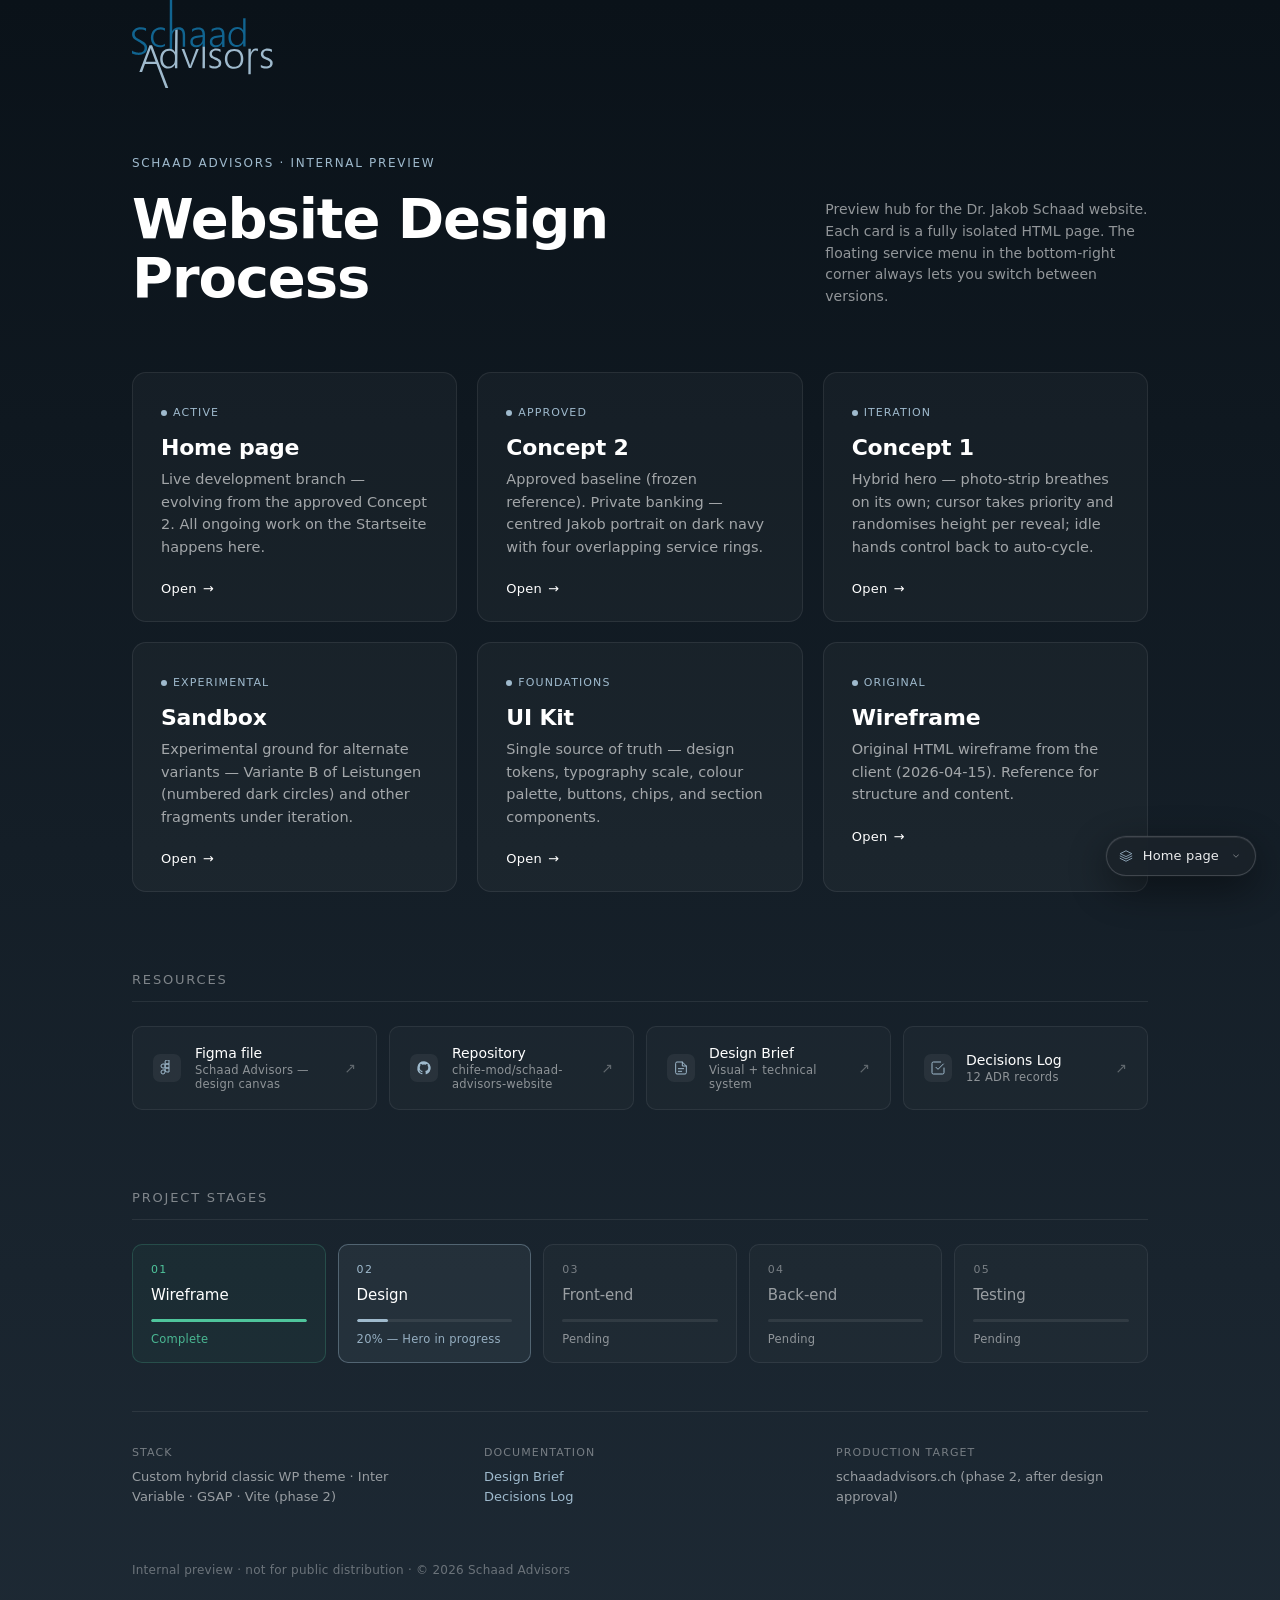
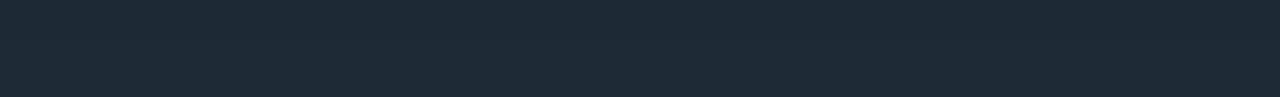
<file: index.html>
<!DOCTYPE html>
<html lang="en">
<head>
<meta charset="UTF-8">
<meta name="viewport" content="width=device-width, initial-scale=1.0">
<meta name="robots" content="noindex, nofollow">
<title>Schaad Advisors — Preview Launcher</title>
<link rel="icon" href="data:image/svg+xml,%3Csvg xmlns='http://www.w3.org/2000/svg' viewBox='0 0 100 100'%3E%3Crect width='100' height='100' fill='%23116490'/%3E%3Ctext x='50' y='62' text-anchor='middle' font-family='system-ui,sans-serif' font-weight='700' font-size='42' fill='white'%3ES%3C/text%3E%3C/svg%3E">
<link rel="stylesheet" href="shared/service-menu.css?v=3">
<style>
:root {
  --blue: #116490;
  --blue-dark: #0d4f72;
  --blue-light: #9FBACD;
  --blue-pale: #e8f2f7;
  --charcoal: #1e2a35;
  --mid: #6b7c8d;
  --light: #f4f6f8;
  --border: #d8e5ed;
  --white: #fff;
}

* { box-sizing: border-box; margin: 0; padding: 0; }

html, body {
  font-family: ui-sans-serif, system-ui, -apple-system, "Segoe UI", Roboto, "Helvetica Neue", Arial, sans-serif;
  -webkit-font-smoothing: antialiased;
  background: var(--charcoal);
  color: var(--white);
  min-height: 100%;
}

body {
  min-height: 100vh;
  display: flex;
  flex-direction: column;
  background: linear-gradient(180deg, #0a1219 0%, #1e2a35 100%);
}

.launcher {
  flex: 1;
  max-width: 1080px;
  width: 100%;
  margin: 0 auto;
  padding: 0 32px 120px;          /* no top padding — logo sticks to viewport top edge */
}

/* Logo — top-left, h=88px, attached to the very top by its built-in vertical
   "stick". No extra padding/box around it; left edge aligns with the
   launcher content column. */
.launcher__logo {
  display: block;
  height: 88px;
  margin-bottom: 64px;
}
.launcher__logo img {
  display: block;
  height: 100%;
  width: auto;
}

.launcher__header {
  display: grid;
  grid-template-columns: 2fr 1fr;
  gap: 48px;
  align-items: end;               /* subtitle floats to the title's baseline */
  margin-bottom: 64px;
}

.launcher__eyebrow {
  display: inline-block;
  font-size: 12px;
  font-weight: 500;
  text-transform: uppercase;
  letter-spacing: 0.14em;
  color: var(--blue-light);
  margin-bottom: 20px;
}

.launcher__title {
  font-size: clamp(32px, 5vw, 56px);
  font-weight: 700;
  letter-spacing: -0.02em;
  line-height: 1.05;
}

.launcher__subtitle {
  font-size: 14px;                /* was 17px — "помельче" */
  line-height: 1.55;
  color: rgba(255, 255, 255, 0.55);
}

/* Stack header columns on narrow screens */
@media (max-width: 760px) {
  .launcher__header {
    grid-template-columns: 1fr;
    gap: 16px;
    align-items: start;
  }
}

.launcher__grid {
  display: grid;
  grid-template-columns: repeat(auto-fill, minmax(320px, 1fr));
  gap: 20px;
  margin-bottom: 64px;
}

.version-card {
  display: block;
  padding: 28px 28px 24px;
  background: rgba(255, 255, 255, 0.03);
  border: 1px solid rgba(255, 255, 255, 0.08);
  border-radius: 14px;
  text-decoration: none;
  color: inherit;
  transition: transform 240ms ease, background 240ms ease, border-color 240ms ease;
}

.version-card:hover {
  transform: translateY(-2px);
  background: rgba(255, 255, 255, 0.05);
  border-color: rgba(255, 255, 255, 0.16);
}

.version-card__tag {
  display: inline-flex;
  align-items: center;
  gap: 6px;
  font-size: 11px;
  font-weight: 500;
  text-transform: uppercase;
  letter-spacing: 0.1em;
  color: var(--blue-light);
  margin-bottom: 16px;
}

.version-card__tag::before {
  content: "";
  width: 6px;
  height: 6px;
  border-radius: 50%;
  background: currentColor;
}

.version-card__title {
  font-size: 22px;
  font-weight: 600;
  letter-spacing: -0.01em;
  margin-bottom: 8px;
}

.version-card__desc {
  font-size: 14.5px;
  line-height: 1.55;
  color: rgba(255, 255, 255, 0.6);
  margin-bottom: 20px;
}

.version-card__cta {
  font-size: 13px;
  font-weight: 500;
  letter-spacing: 0.02em;
  color: var(--white);
  display: inline-flex;
  align-items: center;
  gap: 6px;
}

.version-card__cta::after {
  content: "→";
  transition: transform 200ms ease;
  display: inline-block;
}

.version-card:hover .version-card__cta::after {
  transform: translateX(4px);
}

.version-card[data-status="planned"] {
  opacity: 0.45;
  cursor: default;
  pointer-events: none;
}

.version-card[data-status="planned"] .version-card__cta::after {
  content: "·";
}

.launcher__meta {
  margin-top: 48px;
  padding-top: 32px;
  border-top: 1px solid rgba(255, 255, 255, 0.08);
  display: grid;
  grid-template-columns: repeat(auto-fit, minmax(200px, 1fr));
  gap: 24px 40px;
  font-size: 13px;
  line-height: 1.55;
  color: rgba(255, 255, 255, 0.55);
}

.launcher__meta-block dt {
  font-size: 11px;
  font-weight: 500;
  text-transform: uppercase;
  letter-spacing: 0.1em;
  color: rgba(255, 255, 255, 0.4);
  margin-bottom: 6px;
}

.launcher__meta-block dd a {
  color: var(--blue-light);
  text-decoration: none;
  border-bottom: 1px solid transparent;
  transition: border-color 200ms ease;
}

.launcher__meta-block dd a:hover {
  border-bottom-color: var(--blue-light);
}

.launcher__footer {
  font-size: 12px;
  color: rgba(255, 255, 255, 0.35);
  letter-spacing: 0.02em;
  margin-top: 56px;
}

/* === Section heading === */
.launcher__section-title {
  font-size: 13px;
  font-weight: 500;
  text-transform: uppercase;
  letter-spacing: 0.14em;
  color: rgba(255, 255, 255, 0.45);
  margin: 80px 0 24px;
  padding-bottom: 14px;
  border-bottom: 1px solid rgba(255, 255, 255, 0.08);
}

/* === Resources strip === */
.launcher__resources {
  display: grid;
  grid-template-columns: repeat(auto-fill, minmax(240px, 1fr));
  gap: 12px;
}

.resource-card {
  display: flex;
  align-items: center;
  gap: 14px;
  padding: 18px 20px;
  background: rgba(255, 255, 255, 0.025);
  border: 1px solid rgba(255, 255, 255, 0.07);
  border-radius: 10px;
  text-decoration: none;
  color: inherit;
  transition: background 200ms ease, border-color 200ms ease, transform 200ms ease;
}

.resource-card:hover {
  background: rgba(255, 255, 255, 0.05);
  border-color: rgba(255, 255, 255, 0.14);
  transform: translateY(-1px);
}

.resource-card[data-status="pending"] {
  opacity: 0.5;
}

.resource-card__icon {
  flex-shrink: 0;
  width: 28px;
  height: 28px;
  display: grid;
  place-items: center;
  background: rgba(255, 255, 255, 0.06);
  border-radius: 7px;
  color: var(--blue-light);
}

.resource-card__icon svg {
  width: 16px;
  height: 16px;
}

.resource-card__body {
  flex: 1;
  min-width: 0;
}

.resource-card__label {
  display: block;
  font-size: 14px;
  font-weight: 500;
  letter-spacing: -0.005em;
  color: var(--white);
  margin-bottom: 2px;
}

.resource-card__sub {
  display: block;
  font-size: 11.5px;
  color: rgba(255, 255, 255, 0.5);
  letter-spacing: 0.02em;
}

.resource-card__arrow {
  flex-shrink: 0;
  font-size: 14px;
  color: rgba(255, 255, 255, 0.3);
  transition: transform 200ms ease, color 200ms ease;
}

.resource-card:hover .resource-card__arrow {
  color: var(--blue-light);
  transform: translateX(2px);
}

/* === Project stages === */
.stage-track {
  display: grid;
  grid-template-columns: repeat(5, minmax(0, 1fr));
  gap: 12px;
  list-style: none;
  margin: 0;
  padding: 0;
}

.stage {
  position: relative;
  padding: 18px 18px 16px;
  background: rgba(255, 255, 255, 0.025);
  border: 1px solid rgba(255, 255, 255, 0.07);
  border-radius: 10px;
  transition: background 200ms ease, border-color 200ms ease;
}

.stage[data-status="done"] {
  background: rgba(79, 197, 156, 0.05);
  border-color: rgba(79, 197, 156, 0.22);
}

.stage[data-status="active"] {
  background: rgba(159, 186, 205, 0.08);
  border-color: rgba(159, 186, 205, 0.38);
}

.stage__index {
  font-size: 11px;
  font-weight: 500;
  letter-spacing: 0.12em;
  color: rgba(255, 255, 255, 0.4);
  font-variant-numeric: tabular-nums;
  margin-bottom: 10px;
}

.stage[data-status="done"]   .stage__index { color: #4fc59c; }
.stage[data-status="active"] .stage__index { color: var(--blue-light); }

.stage__name {
  font-size: 15px;
  font-weight: 500;
  color: var(--white);
  letter-spacing: -0.005em;
  margin-bottom: 14px;
  line-height: 1.25;
}

.stage[data-status="pending"] .stage__name { color: rgba(255, 255, 255, 0.55); }

.stage__progress {
  height: 3px;
  background: rgba(255, 255, 255, 0.08);
  border-radius: 2px;
  overflow: hidden;
  margin-bottom: 10px;
}

.stage__progress span {
  display: block;
  height: 100%;
  background: rgba(255, 255, 255, 0.2);
  border-radius: 2px;
  transition: width 600ms ease;
}

.stage[data-status="done"]   .stage__progress span { background: #4fc59c; }
.stage[data-status="active"] .stage__progress span { background: var(--blue-light); }

.stage__status {
  font-size: 11.5px;
  letter-spacing: 0.02em;
  color: rgba(255, 255, 255, 0.5);
  font-variant-numeric: tabular-nums;
}

.stage[data-status="done"]   .stage__status { color: rgba(79, 197, 156, 0.9); }
.stage[data-status="active"] .stage__status { color: rgba(159, 186, 205, 0.92); }

@media (max-width: 760px) {
  .stage-track { grid-template-columns: 1fr 1fr; }
}

@media (max-width: 480px) {
  .stage-track { grid-template-columns: 1fr; }
}
</style>
</head>
<body>
<main class="launcher">
  <a class="launcher__logo" href="./" aria-label="Schaad Advisors">
    <img src="assets/LogoBig.svg" alt="Schaad Advisors">
  </a>

  <header class="launcher__header">
    <div class="launcher__header-main">
      <span class="launcher__eyebrow">Schaad Advisors · Internal Preview</span>
      <h1 class="launcher__title">Website Design Process</h1>
    </div>
    <p class="launcher__subtitle">
      Preview hub for the Dr. Jakob Schaad website. Each card is a fully isolated HTML page.
      The floating service menu in the bottom-right corner always lets you switch between versions.
    </p>
  </header>

  <div class="launcher__grid">
    <a class="version-card" href="home/">
      <span class="version-card__tag">Active</span>
      <h2 class="version-card__title">Home page</h2>
      <p class="version-card__desc">
        Live development branch — evolving from the approved Concept 2. All ongoing work on the Startseite happens here.
      </p>
      <span class="version-card__cta">Open</span>
    </a>

    <a class="version-card" href="concept-2/">
      <span class="version-card__tag">Approved</span>
      <h2 class="version-card__title">Concept 2</h2>
      <p class="version-card__desc">
        Approved baseline (frozen reference). Private banking — centred Jakob portrait on dark navy with four overlapping service rings.
      </p>
      <span class="version-card__cta">Open</span>
    </a>

    <a class="version-card" href="concept-1/">
      <span class="version-card__tag">Iteration</span>
      <h2 class="version-card__title">Concept 1</h2>
      <p class="version-card__desc">
        Hybrid hero — photo-strip breathes on its own; cursor takes priority and randomises height per reveal; idle hands control back to auto-cycle.
      </p>
      <span class="version-card__cta">Open</span>
    </a>

    <a class="version-card" href="sandbox/">
      <span class="version-card__tag">Experimental</span>
      <h2 class="version-card__title">Sandbox</h2>
      <p class="version-card__desc">
        Experimental ground for alternate variants — Variante B of Leistungen (numbered dark circles) and other fragments under iteration.
      </p>
      <span class="version-card__cta">Open</span>
    </a>

    <a class="version-card" href="uikit/">
      <span class="version-card__tag">Foundations</span>
      <h2 class="version-card__title">UI Kit</h2>
      <p class="version-card__desc">
        Single source of truth — design tokens, typography scale, colour palette, buttons, chips, and section components.
      </p>
      <span class="version-card__cta">Open</span>
    </a>

    <a class="version-card" href="wireframe/">
      <span class="version-card__tag">Original</span>
      <h2 class="version-card__title">Wireframe</h2>
      <p class="version-card__desc">
        Original HTML wireframe from the client (2026-04-15). Reference for structure and content.
      </p>
      <span class="version-card__cta">Open</span>
    </a>
  </div>

  <h2 class="launcher__section-title">Resources</h2>
  <div class="launcher__resources">
    <a class="resource-card" href="https://www.figma.com/design/V1lc2wc9KNZmQ1M0AYxVnk/Schaad-Advisors?node-id=18-5" target="_blank" rel="noopener" id="figma-link">
      <span class="resource-card__icon" aria-hidden="true">
        <svg viewBox="0 0 24 24" fill="none" xmlns="http://www.w3.org/2000/svg">
          <path d="M12 12a3 3 0 1 1 0-6h3v6h-3Zm0 0a3 3 0 1 0 0 6h3v-6h-3Zm0-6a3 3 0 1 1 0-6h3v6h-3ZM6 6a3 3 0 1 0 0 6h3V6H6Zm3 12a3 3 0 1 1-3-3h3v3Z" stroke="currentColor" stroke-width="1.5" stroke-linejoin="round"/>
        </svg>
      </span>
      <span class="resource-card__body">
        <span class="resource-card__label">Figma file</span>
        <span class="resource-card__sub">Schaad Advisors — design canvas</span>
      </span>
      <span class="resource-card__arrow" aria-hidden="true">↗</span>
    </a>

    <a class="resource-card" href="https://github.com/chife-mod/schaad-advisors-website" target="_blank" rel="noopener">
      <span class="resource-card__icon" aria-hidden="true">
        <svg viewBox="0 0 24 24" fill="none" xmlns="http://www.w3.org/2000/svg">
          <path d="M12 2a10 10 0 0 0-3.16 19.49c.5.09.68-.22.68-.48v-1.7c-2.78.6-3.37-1.34-3.37-1.34-.45-1.16-1.11-1.46-1.11-1.46-.91-.62.07-.6.07-.6 1 .07 1.53 1.03 1.53 1.03.89 1.53 2.34 1.09 2.91.83.09-.65.35-1.09.63-1.34-2.22-.25-4.55-1.11-4.55-4.94 0-1.09.39-1.98 1.03-2.68-.1-.25-.45-1.27.1-2.65 0 0 .84-.27 2.75 1.02a9.5 9.5 0 0 1 5 0c1.91-1.29 2.75-1.02 2.75-1.02.55 1.38.2 2.4.1 2.65.64.7 1.03 1.59 1.03 2.68 0 3.84-2.34 4.69-4.57 4.94.36.31.68.92.68 1.85v2.74c0 .27.18.58.69.48A10 10 0 0 0 12 2Z" fill="currentColor"/>
        </svg>
      </span>
      <span class="resource-card__body">
        <span class="resource-card__label">Repository</span>
        <span class="resource-card__sub">chife-mod/schaad-advisors-website</span>
      </span>
      <span class="resource-card__arrow" aria-hidden="true">↗</span>
    </a>

    <a class="resource-card" href="https://github.com/chife-mod/schaad-advisors-website/blob/main/03_docs/01-design-brief.md" target="_blank" rel="noopener">
      <span class="resource-card__icon" aria-hidden="true">
        <svg viewBox="0 0 24 24" fill="none" xmlns="http://www.w3.org/2000/svg">
          <path d="M14 3H6a2 2 0 0 0-2 2v14a2 2 0 0 0 2 2h12a2 2 0 0 0 2-2V9l-6-6Z" stroke="currentColor" stroke-width="1.5" stroke-linejoin="round"/>
          <path d="M14 3v6h6M8 13h8M8 17h5" stroke="currentColor" stroke-width="1.5" stroke-linecap="round" stroke-linejoin="round"/>
        </svg>
      </span>
      <span class="resource-card__body">
        <span class="resource-card__label">Design Brief</span>
        <span class="resource-card__sub">Visual + technical system</span>
      </span>
      <span class="resource-card__arrow" aria-hidden="true">↗</span>
    </a>

    <a class="resource-card" href="https://github.com/chife-mod/schaad-advisors-website/blob/main/03_docs/02-decisions-log.md" target="_blank" rel="noopener">
      <span class="resource-card__icon" aria-hidden="true">
        <svg viewBox="0 0 24 24" fill="none" xmlns="http://www.w3.org/2000/svg">
          <path d="M9 11l3 3 8-8M21 12v7a2 2 0 0 1-2 2H5a2 2 0 0 1-2-2V5a2 2 0 0 1 2-2h11" stroke="currentColor" stroke-width="1.5" stroke-linecap="round" stroke-linejoin="round"/>
        </svg>
      </span>
      <span class="resource-card__body">
        <span class="resource-card__label">Decisions Log</span>
        <span class="resource-card__sub">12 ADR records</span>
      </span>
      <span class="resource-card__arrow" aria-hidden="true">↗</span>
    </a>

  </div>

  <h2 class="launcher__section-title">Project stages</h2>
  <ol class="stage-track">
    <li class="stage" data-status="done">
      <div class="stage__index">01</div>
      <div class="stage__name">Wireframe</div>
      <div class="stage__progress"><span style="width: 100%"></span></div>
      <div class="stage__status">Complete</div>
    </li>
    <li class="stage" data-status="active">
      <div class="stage__index">02</div>
      <div class="stage__name">Design</div>
      <div class="stage__progress"><span style="width: 20%"></span></div>
      <div class="stage__status">20% — Hero in progress</div>
    </li>
    <li class="stage" data-status="pending">
      <div class="stage__index">03</div>
      <div class="stage__name">Front-end</div>
      <div class="stage__progress"><span style="width: 0%"></span></div>
      <div class="stage__status">Pending</div>
    </li>
    <li class="stage" data-status="pending">
      <div class="stage__index">04</div>
      <div class="stage__name">Back-end</div>
      <div class="stage__progress"><span style="width: 0%"></span></div>
      <div class="stage__status">Pending</div>
    </li>
    <li class="stage" data-status="pending">
      <div class="stage__index">05</div>
      <div class="stage__name">Testing</div>
      <div class="stage__progress"><span style="width: 0%"></span></div>
      <div class="stage__status">Pending</div>
    </li>
  </ol>

  <dl class="launcher__meta">
    <div class="launcher__meta-block">
      <dt>Stack</dt>
      <dd>Custom hybrid classic WP theme · Inter Variable · GSAP · Vite (phase 2)</dd>
    </div>
    <div class="launcher__meta-block">
      <dt>Documentation</dt>
      <dd>
        <a href="https://github.com/chife-mod/schaad-advisors-website/blob/main/03_docs/01-design-brief.md" target="_blank" rel="noopener">Design Brief</a><br>
        <a href="https://github.com/chife-mod/schaad-advisors-website/blob/main/03_docs/02-decisions-log.md" target="_blank" rel="noopener">Decisions Log</a>
      </dd>
    </div>
    <div class="launcher__meta-block">
      <dt>Production target</dt>
      <dd>schaadadvisors.ch (phase 2, after design approval)</dd>
    </div>
  </dl>

  <p class="launcher__footer">
    Internal preview · not for public distribution · © 2026 Schaad Advisors
  </p>
</main>

<script src="shared/preview-config.js"></script>
<script defer src="shared/service-menu.js"></script>
</body>
</html>
</file>
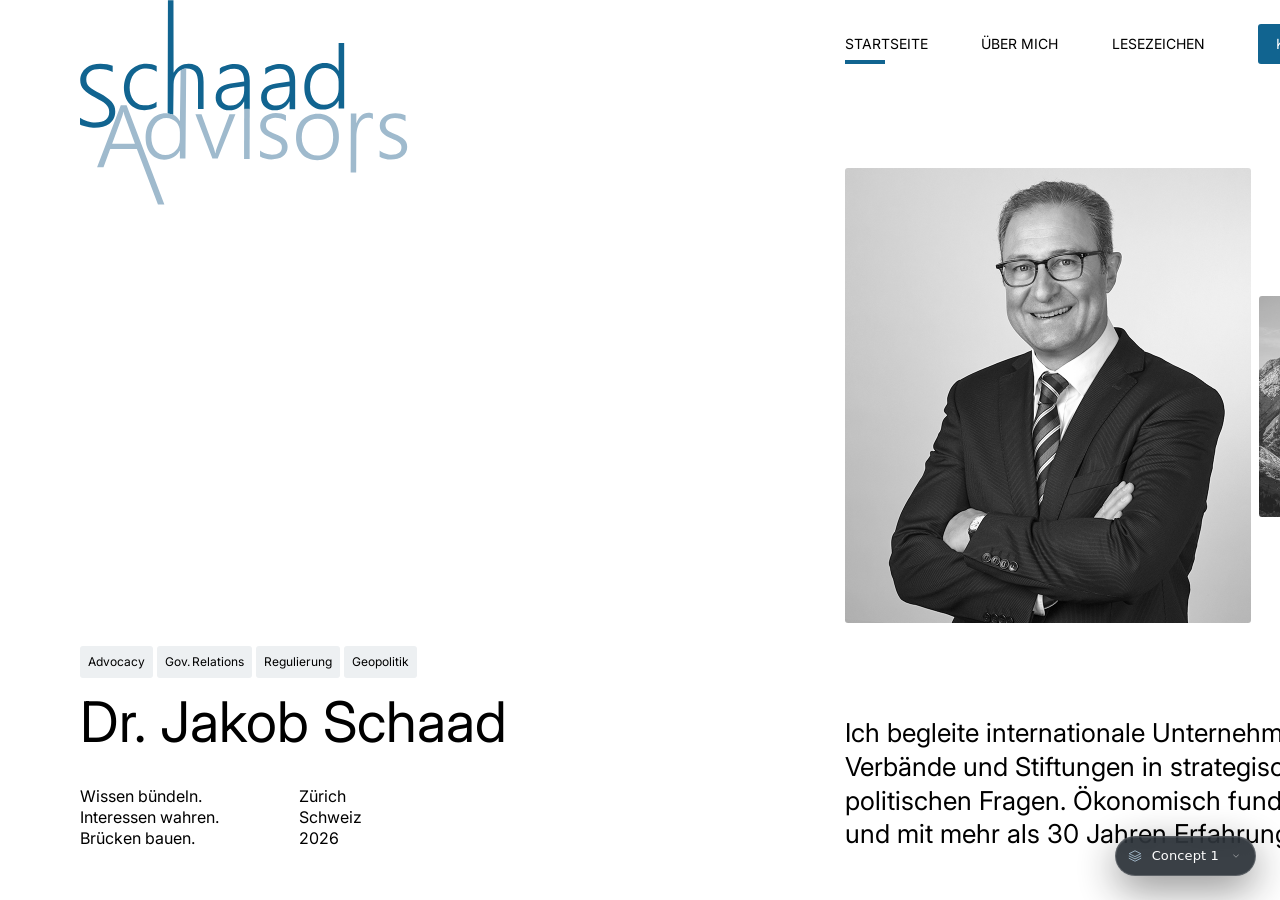
<file: concept-1/index.html>
<!DOCTYPE html>
<html lang="de">
<head>
<meta charset="UTF-8">
<meta name="viewport" content="width=device-width, initial-scale=1.0">
<meta name="robots" content="noindex, nofollow">
<title>Schaad Advisors · Concept 1</title>
<link rel="icon" href="data:image/svg+xml,%3Csvg xmlns='http://www.w3.org/2000/svg' viewBox='0 0 100 100'%3E%3Crect width='100' height='100' fill='%23116490'/%3E%3Ctext x='50' y='62' text-anchor='middle' font-family='system-ui,sans-serif' font-weight='700' font-size='42' fill='white'%3ES%3C/text%3E%3C/svg%3E">
<link rel="preconnect" href="https://fonts.googleapis.com">
<link rel="preconnect" href="https://fonts.gstatic.com" crossorigin>
<link href="https://fonts.googleapis.com/css2?family=Inter:wght@400;500&display=swap" rel="stylesheet">
<link rel="stylesheet" href="../shared/service-menu.css?v=3">
<link rel="stylesheet" href="styles.css">
</head>
<body>

<!--
  Hero — Concept 1
  Swiss grid + photographic photo-strip · three-state hybrid:

    Random mode (default, no cursor on hero):
      - Photos auto-appear in random columns at randomised Y
        within the spread 192…326. Long, calm fades (≈2s in /
        2s out) — composition breathes. Tick rhythm is syncopated
        (bursts + pauses) so the eye doesn't lock onto a metronome.

    Mouse mode (cursor moving on hero):
      - Auto-cycle pauses; whatever is currently auto-revealed
        fades out gently. Hovering a column reveals a photo at a
        fresh randomised Y with premium fades (1.0s in / 1.2s out).

    Idle handover (cursor sits still on hero ≥1.5s):
      - Mouse-revealed rect fades out and the auto-cycle resumes —
        even though the cursor is still on the hero. Any mousemove
        snaps back to mouse mode instantly.

    On cursor-leave: auto-cycle resumes after a brief pause.
-->
<section class="hero">

  <!-- Logo · x=80 y=0 w=328 h=205 -->
  <a class="hero__logo" href="../" aria-label="Schaad Advisors">
    <img src="../assets/LogoBig.svg" alt="Schaad Advisors">
  </a>

  <!-- Nav · Frame 1 · x=845 y=24 w=515 h=40 -->
  <nav class="hero__nav" aria-label="Hauptnavigation">
    <a href="#" aria-current="page">Startseite</a>
    <a href="#">Über mich</a>
    <a href="#">Lesezeichen</a>
    <a href="#" class="hero__nav-cta">Kontakt</a>
    <span class="hero__nav-indicator" aria-hidden="true"></span>
  </nav>

  <!-- Hover rectangles · 187×221 · 8px gap, no overlap.
       --x is fixed (strict horizontal grid), --y is the BASE Figma y;
       JS may override --y per appearance in random mode.            -->
  <div class="hero__rect" data-r="6" style="--x:-130;--y:225"><img class="hero__rect-img" alt=""></div>
  <div class="hero__rect" data-r="2" style="--x:65;--y:283"><img class="hero__rect-img" alt=""></div>
  <div class="hero__rect" data-r="3" style="--x:260;--y:216"><img class="hero__rect-img" alt=""></div>
  <div class="hero__rect" data-r="4" style="--x:455;--y:266"><img class="hero__rect-img" alt=""></div>
  <div class="hero__rect" data-r="5" style="--x:650;--y:192"><img class="hero__rect-img" alt=""></div>
  <div class="hero__rect" data-r="7" style="--x:1259;--y:242"><img class="hero__rect-img" alt=""></div>
  <div class="hero__rect" data-r="8" style="--x:1454;--y:326"><img class="hero__rect-img" alt=""></div>

  <!-- Main rectangle · x=845 y=118 w=406 h=455 · Jakob portrait -->
  <div class="hero__main">
    <img src="../assets/images/C1_Hero_Slider/Jacob_C1.jpg" alt="Dr. Jakob Schaad">
  </div>

  <!-- Tags row · x=80 y=546 -->
  <ul class="hero__tags">
    <li>Advocacy</li>
    <li>Gov.&thinsp;Relations</li>
    <li>Regulierung</li>
    <li>Geopolitik</li>
  </ul>

  <!-- H1 · x=80 y=594 w=436 fs=56 fw=400 -->
  <h1 class="hero__name">Dr. Jakob Schaad</h1>

  <!-- Claim · x=80 y=686 fs=16 fw=400 -->
  <p class="hero__claim">Wissen bündeln.<br>Interessen wahren.<br>Brücken bauen.</p>

  <!-- Loc · x=299 y=686 w=64 fs=16 fw=400 -->
  <div class="hero__loc">
    <span>Zürich</span>
    <span>Schweiz</span>
    <span>2026</span>
  </div>

  <!-- Body · x=845 y=616 w=515 fs=26 fw=400 -->
  <p class="hero__body">Ich begleite internationale Unternehmen, Verbände und Stiftungen in strategischen politischen Fragen. Ökonomisch fundiert und mit mehr als 30 Jahren Erfahrung.</p>

</section>

<!-- GSAP -->
<script src="https://cdn.jsdelivr.net/npm/gsap@3.13.0/dist/gsap.min.js"></script>
<script>
/* ──────────────────────────────────────────────────────────────
   Photo-strip · hybrid random / mouse mode
   ──────────────────────────────────────────────────────────────*/
(function () {
  const hero = document.querySelector('.hero');
  if (!hero) return;

  const POOL = [
    '01.png', '02.png', '03.jpg', '04.jpg', '05.jpg', '06.jpg', '07.jpg',
    '08.jpg', '09.jpg', '10.jpg', '11.jpg', '12.jpg', '13.jpg', '14.jpg',
    '15.jpg', '16.jpg', '17.jpg', '18.jpg', '19.jpg', '20.jpg'
  ].map(n => `../assets/images/C1_Hero_Slider/${n}`);

  POOL.forEach(src => { const i = new Image(); i.src = src; });

  function shuffle(arr) {
    const a = [...arr];
    for (let i = a.length - 1; i > 0; i--) {
      const j = Math.floor(Math.random() * (i + 1));
      [a[i], a[j]] = [a[j], a[i]];
    }
    return a;
  }

  /* ─── Y-range (within current Figma spread) ────────────────── */
  const Y_MIN = 192;
  const Y_MAX = 326;
  const randomY = () =>
    Math.round(Y_MIN + Math.random() * (Y_MAX - Y_MIN));

  /* ─── Timings ──────────────────────────────────────────────── */
  // Random mode — slow, breathing, with syncopated tick rhythm
  // (so the eye doesn't lock onto a metronomic beat).
  const R_FADE_IN     = 2.0;
  const R_FADE_IN_EZ  = 'sine.out';
  const R_HOLD        = 1.5;
  const R_FADE_OUT    = 2.0;
  const R_FADE_OUT_EZ = 'sine.inOut';
  const R_BURST_MIN_MS = 350;   // quick interval inside a burst
  const R_BURST_MAX_MS = 700;
  const R_PAUSE_MIN_MS = 2200;  // longer pause between bursts
  const R_PAUSE_MAX_MS = 4000;
  const R_BURST_LEN_MAX = 3;    // up to N reveals per burst

  // Mouse mode — premium fades, slower than typical hover transitions
  const M_FADE_IN     = 1.0;
  const M_FADE_IN_EZ  = 'power3.out';
  const M_LEAVE_HOLD  = 600;
  const M_FADE_OUT    = 1.2;
  const M_FADE_OUT_EZ = 'power2.inOut';

  // Mode-switch fade
  const SWITCH_FADE   = 0.7;

  // After cursor goes idle on hero, this much delay before auto-cycle
  // resumes. Any mousemove resets the timer and snaps back to mouse mode.
  const IDLE_RESUME_MS = 1500;

  /* ─── State ────────────────────────────────────────────────── */
  const rects         = [...hero.querySelectorAll('.hero__rect')];
  const rectSrc       = new WeakMap();
  const concealTm     = new WeakMap();
  const autoConcealTm = new WeakMap();

  // Stash each rect's base (Figma) y so we can restore it for mouse mode.
  rects.forEach(r => { r.dataset.baseY = r.style.getPropertyValue('--y'); });

  /* ─── Global deck (no-repeat-in-a-row, no-on-screen-dupes) ─── */
  let deck = shuffle(POOL);
  let deckIdx = 0;
  let lastPicked = null;

  function reshuffle() {
    const last = deck[deck.length - 1];
    deck = shuffle(POOL);
    if (deck[0] === last && deck.length > 1) {
      [deck[0], deck[1]] = [deck[1], deck[0]];
    }
    deckIdx = 0;
  }
  function isCurrentlyShown(src) {
    for (const r of rects) if (rectSrc.get(r) === src) return true;
    return false;
  }
  function nextSrc() {
    for (let safety = 0; safety < deck.length * 2; safety++) {
      if (deckIdx >= deck.length) reshuffle();
      const cand = deck[deckIdx++];
      if (cand !== lastPicked && !isCurrentlyShown(cand)) {
        lastPicked = cand; return cand;
      }
    }
    lastPicked = deck[deckIdx % deck.length];
    return lastPicked;
  }

  /* ─── Reveal / Conceal primitives ──────────────────────────── */

  function reveal(rect, { fadeIn, ease, y }) {
    const img = rect.querySelector('.hero__rect-img');
    clearTimeout(concealTm.get(rect));
    clearTimeout(autoConcealTm.get(rect));
    gsap.killTweensOf(img);

    const op = parseFloat(getComputedStyle(img).opacity) || 0;
    if (op === 0) {
      const finalY = (y === null || y === undefined) ? rect.dataset.baseY : y;
      rect.style.setProperty('--y', finalY);
      const src = nextSrc();
      rectSrc.set(rect, src);
      img.src = src;
    }
    gsap.to(img, { opacity: 1, duration: fadeIn, ease });
  }

  function conceal(rect, { fadeOut, ease, delay }) {
    const img = rect.querySelector('.hero__rect-img');
    const t = setTimeout(() => {
      gsap.to(img, {
        opacity: 0,
        duration: fadeOut,
        ease,
        onComplete: () => rectSrc.set(rect, null)
      });
    }, delay);
    concealTm.set(rect, t);
  }

  /* ─── Random-mode auto-cycle ───────────────────────────────── */
  let mode = 'random';
  let autoTimer = null;

  function autoTick() {
    if (mode !== 'random') return;
    const idle = rects.filter(r => {
      const img = r.querySelector('.hero__rect-img');
      return (parseFloat(getComputedStyle(img).opacity) || 0) === 0;
    });
    if (idle.length === 0) return;

    const rect = idle[Math.floor(Math.random() * idle.length)];
    reveal(rect, { fadeIn: R_FADE_IN, ease: R_FADE_IN_EZ, y: randomY() });

    const t = setTimeout(() => {
      if (mode !== 'random') return;
      conceal(rect, { fadeOut: R_FADE_OUT, ease: R_FADE_OUT_EZ, delay: 0 });
    }, (R_FADE_IN + R_HOLD) * 1000);
    autoConcealTm.set(rect, t);
  }

  // Syncopated scheduling: bursts of 1…R_BURST_LEN_MAX quick reveals,
  // then a longer pause; rinse and repeat.
  let burstRemaining = 0;

  function scheduleNextTick() {
    let delay;
    if (burstRemaining > 0) {
      burstRemaining--;
      delay = R_BURST_MIN_MS + Math.random() * (R_BURST_MAX_MS - R_BURST_MIN_MS);
    } else {
      burstRemaining = 1 + Math.floor(Math.random() * R_BURST_LEN_MAX);
      delay = R_PAUSE_MIN_MS + Math.random() * (R_PAUSE_MAX_MS - R_PAUSE_MIN_MS);
    }
    autoTimer = setTimeout(() => {
      if (mode !== 'random') return;
      autoTick();
      scheduleNextTick();
    }, delay);
  }

  function startAuto() {
    if (autoTimer) return;
    autoTick();           // one immediate
    scheduleNextTick();   // then syncopated rhythm
  }
  function stopAuto() {
    clearTimeout(autoTimer);
    autoTimer = null;
    burstRemaining = 0;
    rects.forEach(r => clearTimeout(autoConcealTm.get(r)));
  }

  /* ─── Mouse-mode (Concept 1 column hover at fixed Y) ───────── */
  let active   = null;
  let columns  = [];
  let heroLeft = 0;

  function buildColumns() {
    const r = hero.getBoundingClientRect();
    heroLeft = r.left;
    columns = rects.map(rect => {
      const rr = rect.getBoundingClientRect();
      return { rect, left: rr.left - r.left, right: rr.right - r.left };
    });
  }
  function rectAt(x) {
    for (const c of columns) if (x >= c.left && x <= c.right) return c.rect;
    return null;
  }

  function switchToMouse() {
    if (mode === 'mouse') return;
    mode = 'mouse';
    stopAuto();
    rects.forEach(r => {
      const img = r.querySelector('.hero__rect-img');
      const op = parseFloat(getComputedStyle(img).opacity) || 0;
      if (op > 0) {
        gsap.killTweensOf(img);
        clearTimeout(concealTm.get(r));
        gsap.to(img, {
          opacity: 0,
          duration: SWITCH_FADE,
          ease: 'power2.inOut',
          onComplete: () => {
            rectSrc.set(r, null);
            r.style.setProperty('--y', r.dataset.baseY);
          }
        });
      } else {
        r.style.setProperty('--y', r.dataset.baseY);
      }
    });
  }

  function switchToRandom() {
    if (mode === 'random') return;
    mode = 'random';
    if (active) {
      conceal(active, { fadeOut: M_FADE_OUT, ease: M_FADE_OUT_EZ, delay: M_LEAVE_HOLD });
      active = null;
    }
    setTimeout(() => { if (mode === 'random') startAuto(); }, 1200);
  }

  /* ─── Wire up ──────────────────────────────────────────────── */
  buildColumns();
  window.addEventListener('resize', buildColumns);

  // Cursor-idle detection: if the cursor stops moving on the hero for
  // IDLE_RESUME_MS, hand control back to the auto-cycle. Any subsequent
  // mousemove snaps back to mouse mode.
  let idleTimer = null;
  function bumpIdle() {
    clearTimeout(idleTimer);
    idleTimer = setTimeout(() => {
      if (mode === 'mouse') {
        if (active) {
          conceal(active, { fadeOut: M_FADE_OUT, ease: M_FADE_OUT_EZ, delay: 0 });
          active = null;
        }
        switchToRandom();
      }
    }, IDLE_RESUME_MS);
  }

  hero.addEventListener('mouseenter', () => {
    switchToMouse();
    bumpIdle();
  });

  hero.addEventListener('mousemove', e => {
    // Resume mouse mode if cursor woke up while auto was running.
    if (mode === 'random') switchToMouse();
    bumpIdle();
    if (mode !== 'mouse') return;

    const x = e.clientX - heroLeft;
    const next = rectAt(x);
    if (next !== active) {
      if (active) conceal(active, { fadeOut: M_FADE_OUT, ease: M_FADE_OUT_EZ, delay: M_LEAVE_HOLD });
      // Mouse hover also randomises Y — every reveal is a fresh height.
      if (next)   reveal(next,   { fadeIn:  M_FADE_IN, ease: M_FADE_IN_EZ, y: randomY() });
      active = next;
    }
  });

  hero.addEventListener('mouseleave', () => {
    clearTimeout(idleTimer);
    if (active) conceal(active, { fadeOut: M_FADE_OUT, ease: M_FADE_OUT_EZ, delay: M_LEAVE_HOLD });
    active = null;
    switchToRandom();
  });

  startAuto();
})();

/* ──────────────────────────────────────────────────────────────
   Nav: sliding 40×4 blue indicator
   ──────────────────────────────────────────────────────────────*/
(function () {
  const nav = document.querySelector('.hero__nav');
  if (!nav) return;
  const ind = nav.querySelector('.hero__nav-indicator');
  if (!ind) return;
  const links  = [...nav.querySelectorAll('a:not(.hero__nav-cta)')];
  const active = nav.querySelector('a[aria-current="page"]');

  function place(target, animated) {
    if (!target) return;
    const navRect = nav.getBoundingClientRect();
    const r       = target.getBoundingClientRect();
    const x       = r.left - navRect.left;
    if (animated) gsap.to(ind, { x, duration: 0.4, ease: 'power3.out' });
    else          gsap.set(ind, { x });
  }
  function init() { place(active, false); }
  init();
  window.addEventListener('resize', init);

  links.forEach(a => a.addEventListener('mouseenter', () => place(a, true)));
  nav.addEventListener('mouseleave', () => place(active, true));
})();
</script>

<script src="../shared/preview-config.js"></script>
<script defer src="../shared/service-menu.js"></script>
</body>
</html>
</file>
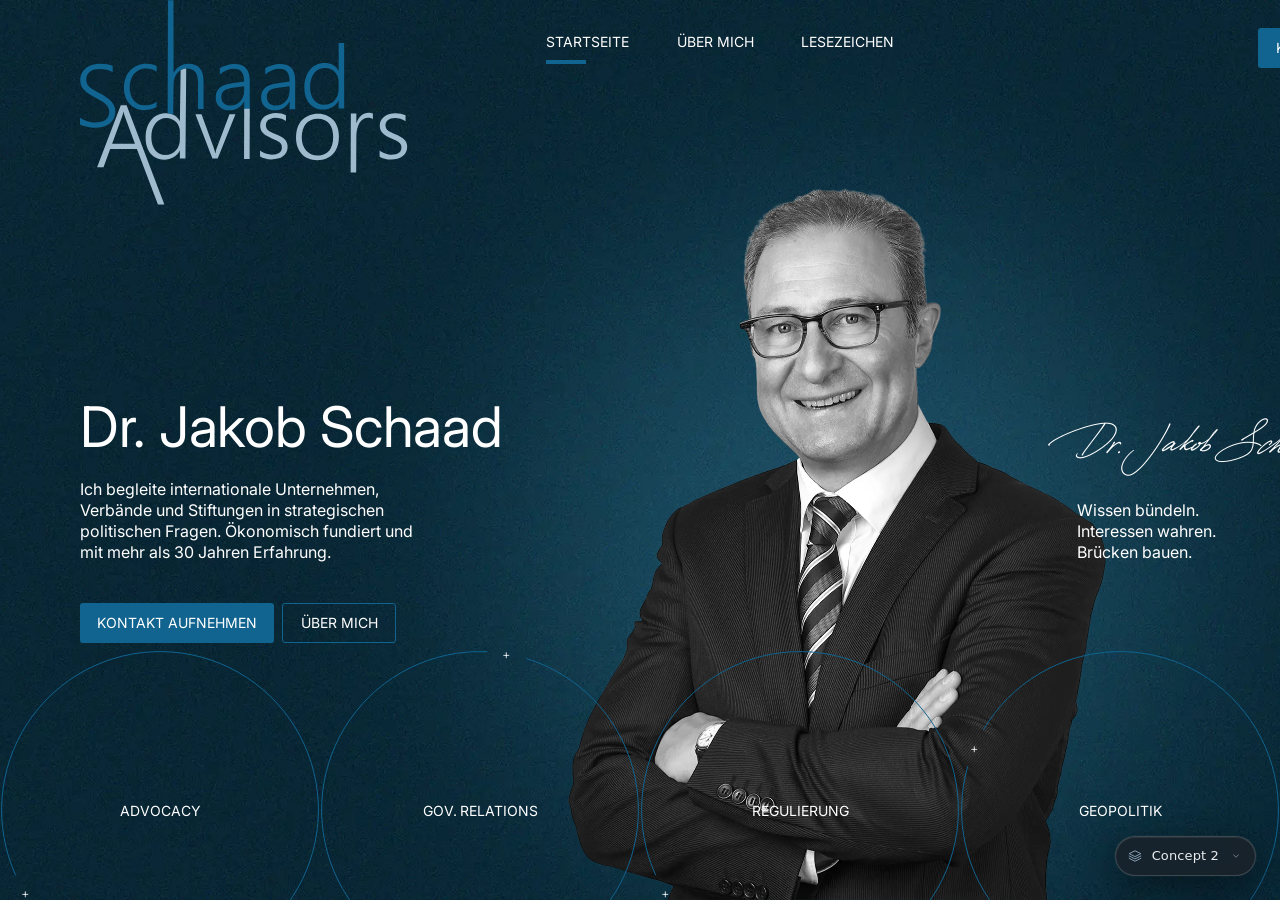
<file: concept-2/index.html>
<!DOCTYPE html>
<html lang="de">
<head>
<meta charset="UTF-8">
<meta name="viewport" content="width=device-width, initial-scale=1.0">
<meta name="robots" content="noindex, nofollow">
<title>Schaad Advisors · Concept 2</title>
<link rel="icon" href="data:image/svg+xml,%3Csvg xmlns='http://www.w3.org/2000/svg' viewBox='0 0 100 100'%3E%3Crect width='100' height='100' fill='%23116490'/%3E%3Ctext x='50' y='62' text-anchor='middle' font-family='system-ui,sans-serif' font-weight='700' font-size='42' fill='white'%3ES%3C/text%3E%3C/svg%3E">
<link rel="preconnect" href="https://fonts.googleapis.com">
<link rel="preconnect" href="https://fonts.gstatic.com" crossorigin>
<link href="https://fonts.googleapis.com/css2?family=Inter:wght@400;500;600&display=swap" rel="stylesheet">
<link rel="stylesheet" href="../shared/service-menu.css?v=3">
<link rel="stylesheet" href="styles.css?v=8">
</head>
<body>

<!--
  Hero — Concept 2 · "Private banking"
  Pixel-perfect from Figma node 42:430 · Artboard 1440 × 800.

  Layout strategy:
    - Header (logo · nav · Kontakt button) anchored to TOP of viewport.
    - Jakob portrait anchored to BOTTOM of viewport (cut-out fills lower zone).
    - Left text-block (H1 / body / CTA row) and right text-block (signature
      / claim / Zürich-Schweiz-2026) both anchored to BOTTOM with offsets
      matching Figma artboard positions. The bottom of the body paragraph
      and the bottom of the claim/loc row line up at exactly the same line.
    - Service ring strip is anchored to bottom: -70px (rings bleed below
      the visible viewport, matching Figma's frame extending past the artboard).
-->
<section class="hero">

  <!-- Logo · Figma x=80 y=0 w=328 h=205 -->
  <a class="hero__logo" href="../" aria-label="Schaad Advisors">
    <img src="../assets/LogoBig.svg" alt="Schaad Advisors">
  </a>

  <!-- Nav · Figma Frame 1 · x=546 y=22 w=348 h=46 -->
  <nav class="hero__nav" aria-label="Hauptnavigation">
    <a href="#" aria-current="page">Startseite</a>
    <a href="#">Über mich</a>
    <a href="#">Lesezeichen</a>
    <span class="hero__nav-indicator" aria-hidden="true"></span>
  </nav>

  <!-- Kontakt button · Figma Frame 11 · x=1258 y=28 w=102 h=40 -->
  <a class="hero__nav-cta" href="#">Kontakt</a>

  <!-- Jakob portrait · Figma 568 / 88 / 537.5 / 713 — anchored bottom -->
  <div class="hero__portrait">
    <img src="../assets/images/05.webp" alt="Dr. Jakob Schaad">
  </div>

  <!-- ── Left text block · anchored bottom ─────────────────── -->
  <div class="hero__lead">
    <h1 class="hero__name">Dr. Jakob Schaad</h1>
    <p class="hero__body">Ich begleite internationale Unternehmen, Verbände und Stiftungen in strategischen politischen Fragen. Ökonomisch fundiert und mit mehr als 30 Jahren Erfahrung.</p>
    <div class="hero__ctas">
      <a class="hero__btn hero__btn--primary" href="#">Kontakt aufnehmen</a>
      <a class="hero__btn hero__btn--ghost"   href="#">Über mich</a>
    </div>
  </div>

  <!-- ── Right text block · anchored bottom (same baseline as body) ── -->
  <div class="hero__right">
    <img class="hero__signature" src="../assets/images/Signature.png" alt="Dr. Jakob Schaad — signature">
    <div class="hero__claim-row">
      <p class="hero__claim">Wissen bündeln.<br>Interessen wahren.<br>Brücken bauen.</p>
      <div class="hero__loc">
        <span>Zürich</span>
        <span>Schweiz</span>
        <span>2026</span>
      </div>
    </div>
  </div>

  <!-- ── Service rings strip · 4 × 25vw responsive cells ── -->
  <ul class="hero__services">

    <!--
      Each ring is a <path> explicit arc — gap start/end calculated as:
        gap_start = (rot + 345.6°) % 360  |  gap_end = rot  |  gap_mid = (gap_start + 7.2°) % 360
        x = 50 + 49.5·cos(θ°)  |  y = 50 + 49.5·sin(θ°)   (θ from 3-o'clock, clockwise)
      Path draws from gap_end → gap_start (clockwise, large-arc=1, sweep=1).
      hero__service-ring-wrap rotates the ring + keeps + in the gap;
      hero__service-plus counter-rotates so the glyph stays upright.
    -->

    <!-- Advocacy  gap: 141.2° → 155.6°  midpoint 148.4° -->
    <li class="hero__service" data-service="advocacy"
        style="--plus-x-pct:7.84%;--plus-y-pct:75.94%">
      <span class="hero__service-photo" style="background-image:url('../assets/images/Circles/ADVOCACY.webp')"></span>
      <div class="hero__service-ring-wrap">
        <svg class="hero__service-ring" viewBox="0 0 100 100" aria-hidden="true">
          <path d="M 4.921 70.449 A 49.5 49.5 0 1 1 11.423 81.017"
                fill="none" stroke="#116490" stroke-width="1"
                vector-effect="non-scaling-stroke"/>
        </svg>
        <span class="hero__service-plus" aria-hidden="true">+</span>
      </div>
      <span class="hero__service-label">Advocacy</span>
    </li>

    <!-- Gov. Relations  gap: 272.6° → 287.0°  midpoint 279.8° -->
    <li class="hero__service" data-service="gov"
        style="--plus-x-pct:58.43%;--plus-y-pct:1.22%">
      <span class="hero__service-photo" style="background-image:url('../assets/images/Circles/RELATIONS.webp')"></span>
      <div class="hero__service-ring-wrap">
        <svg class="hero__service-ring" viewBox="0 0 100 100" aria-hidden="true">
          <path d="M 64.472 2.663 A 49.5 49.5 0 1 1 52.245 0.551"
                fill="none" stroke="#116490" stroke-width="1"
                vector-effect="non-scaling-stroke"/>
        </svg>
        <span class="hero__service-plus" aria-hidden="true">+</span>
      </div>
      <span class="hero__service-label">Gov.&thinsp;Relations</span>
    </li>

    <!-- Regulierung  gap: 141.2° → 155.6°  midpoint 148.4° (same as Advocacy) -->
    <li class="hero__service" data-service="reg"
        style="--plus-x-pct:7.84%;--plus-y-pct:75.94%">
      <span class="hero__service-photo" style="background-image:url('../assets/images/Circles/REGULIERUNG.webp')"></span>
      <div class="hero__service-ring-wrap">
        <svg class="hero__service-ring" viewBox="0 0 100 100" aria-hidden="true">
          <path d="M 4.921 70.449 A 49.5 49.5 0 1 1 11.423 81.017"
                fill="none" stroke="#116490" stroke-width="1"
                vector-effect="non-scaling-stroke"/>
        </svg>
        <span class="hero__service-plus" aria-hidden="true">+</span>
      </div>
      <span class="hero__service-label">Regulierung</span>
    </li>

    <!-- Geopolitik  gap: 196.0° → 210.4°  midpoint 203.2° -->
    <li class="hero__service" data-service="geo"
        style="--plus-x-pct:4.50%;--plus-y-pct:30.50%">
      <span class="hero__service-photo" style="background-image:url('../assets/images/Circles/GEOPOLITIK.webp')"></span>
      <div class="hero__service-ring-wrap">
        <svg class="hero__service-ring" viewBox="0 0 100 100" aria-hidden="true">
          <path d="M 7.306 24.951 A 49.5 49.5 0 1 1 2.418 36.356"
                fill="none" stroke="#116490" stroke-width="1"
                vector-effect="non-scaling-stroke"/>
        </svg>
        <span class="hero__service-plus" aria-hidden="true">+</span>
      </div>
      <span class="hero__service-label">Geopolitik</span>
    </li>

  </ul>

</section>

<script>
/* ── 1. Service hover: soft-blur Jakob when any ring is hovered ──*/
(function () {
  var services = document.querySelectorAll('.hero__service');
  var portrait = document.querySelector('.hero__portrait img');
  if (!services.length || !portrait) return;
  services.forEach(function (s) {
    s.addEventListener('mouseenter', function () { portrait.classList.add('hero__portrait-img--blur'); });
    s.addEventListener('mouseleave', function () { portrait.classList.remove('hero__portrait-img--blur'); });
  });
})();

/* ── 2. Sliding nav indicator (vanilla, no GSAP) ────────────────*/
(function () {
  var nav    = document.querySelector('.hero__nav');
  if (!nav) return;
  var ind    = nav.querySelector('.hero__nav-indicator');
  if (!ind) return;
  var links  = Array.prototype.slice.call(nav.querySelectorAll('a'));
  var active = nav.querySelector('a[aria-current="page"]');

  function place(target, animate) {
    if (!target) return;
    var navRect = nav.getBoundingClientRect();
    var r       = target.getBoundingClientRect();
    var x       = r.left - navRect.left;
    if (!animate) {
      ind.style.transition = 'none';
      ind.style.transform  = 'translateX(' + x + 'px)';
      /* force reflow so transition suppression takes effect */
      ind.getBoundingClientRect();
      ind.style.transition = '';
    } else {
      ind.style.transform = 'translateX(' + x + 'px)';
    }
  }

  /* Wait for fonts so letter-widths are final before measuring */
  function init() { place(active, false); }
  if (document.fonts && document.fonts.ready) {
    document.fonts.ready.then(init);
  } else {
    init();
  }
  window.addEventListener('resize', function () { place(active, false); });

  links.forEach(function (a) {
    a.addEventListener('mouseenter', function () { place(a, true); });
  });
  nav.addEventListener('mouseleave', function () { place(active, true); });
})();
</script>

<script src="../shared/preview-config.js"></script>
<script defer src="../shared/service-menu.js"></script>
</body>
</html>
</file>
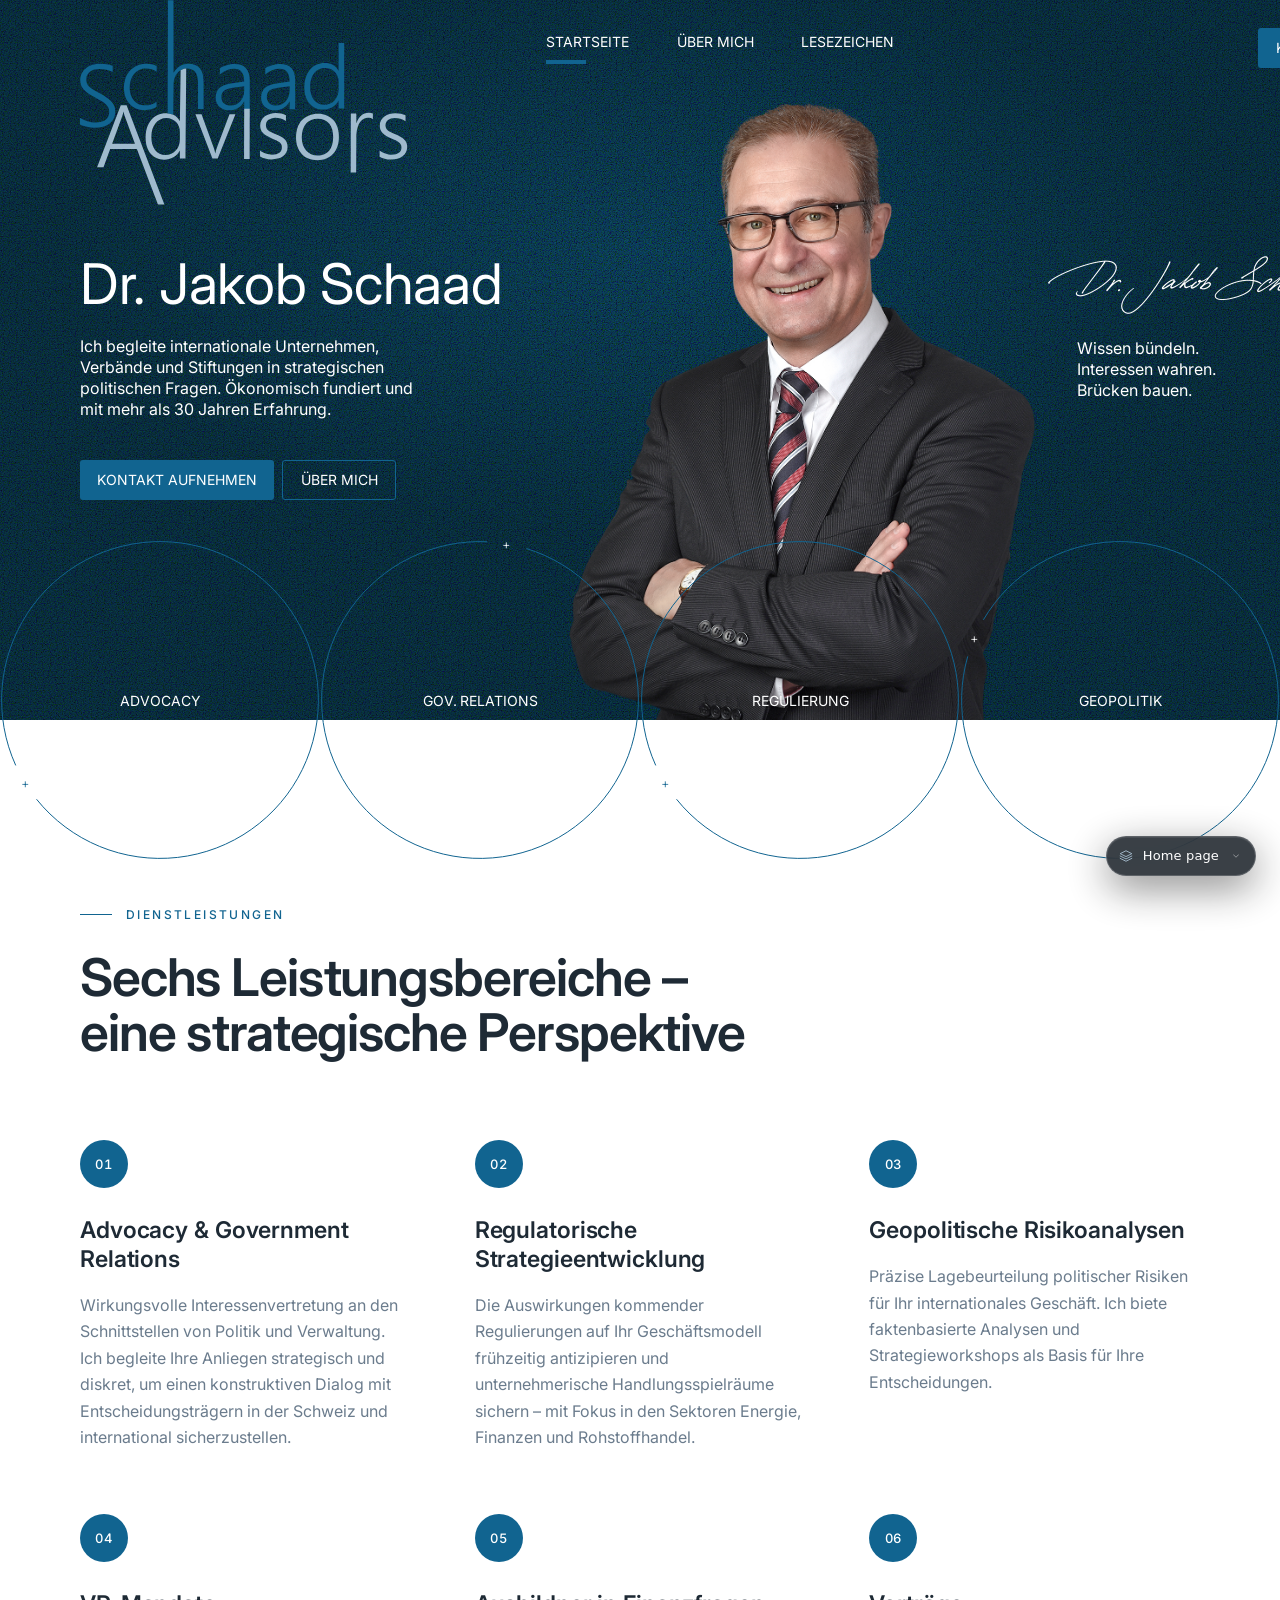
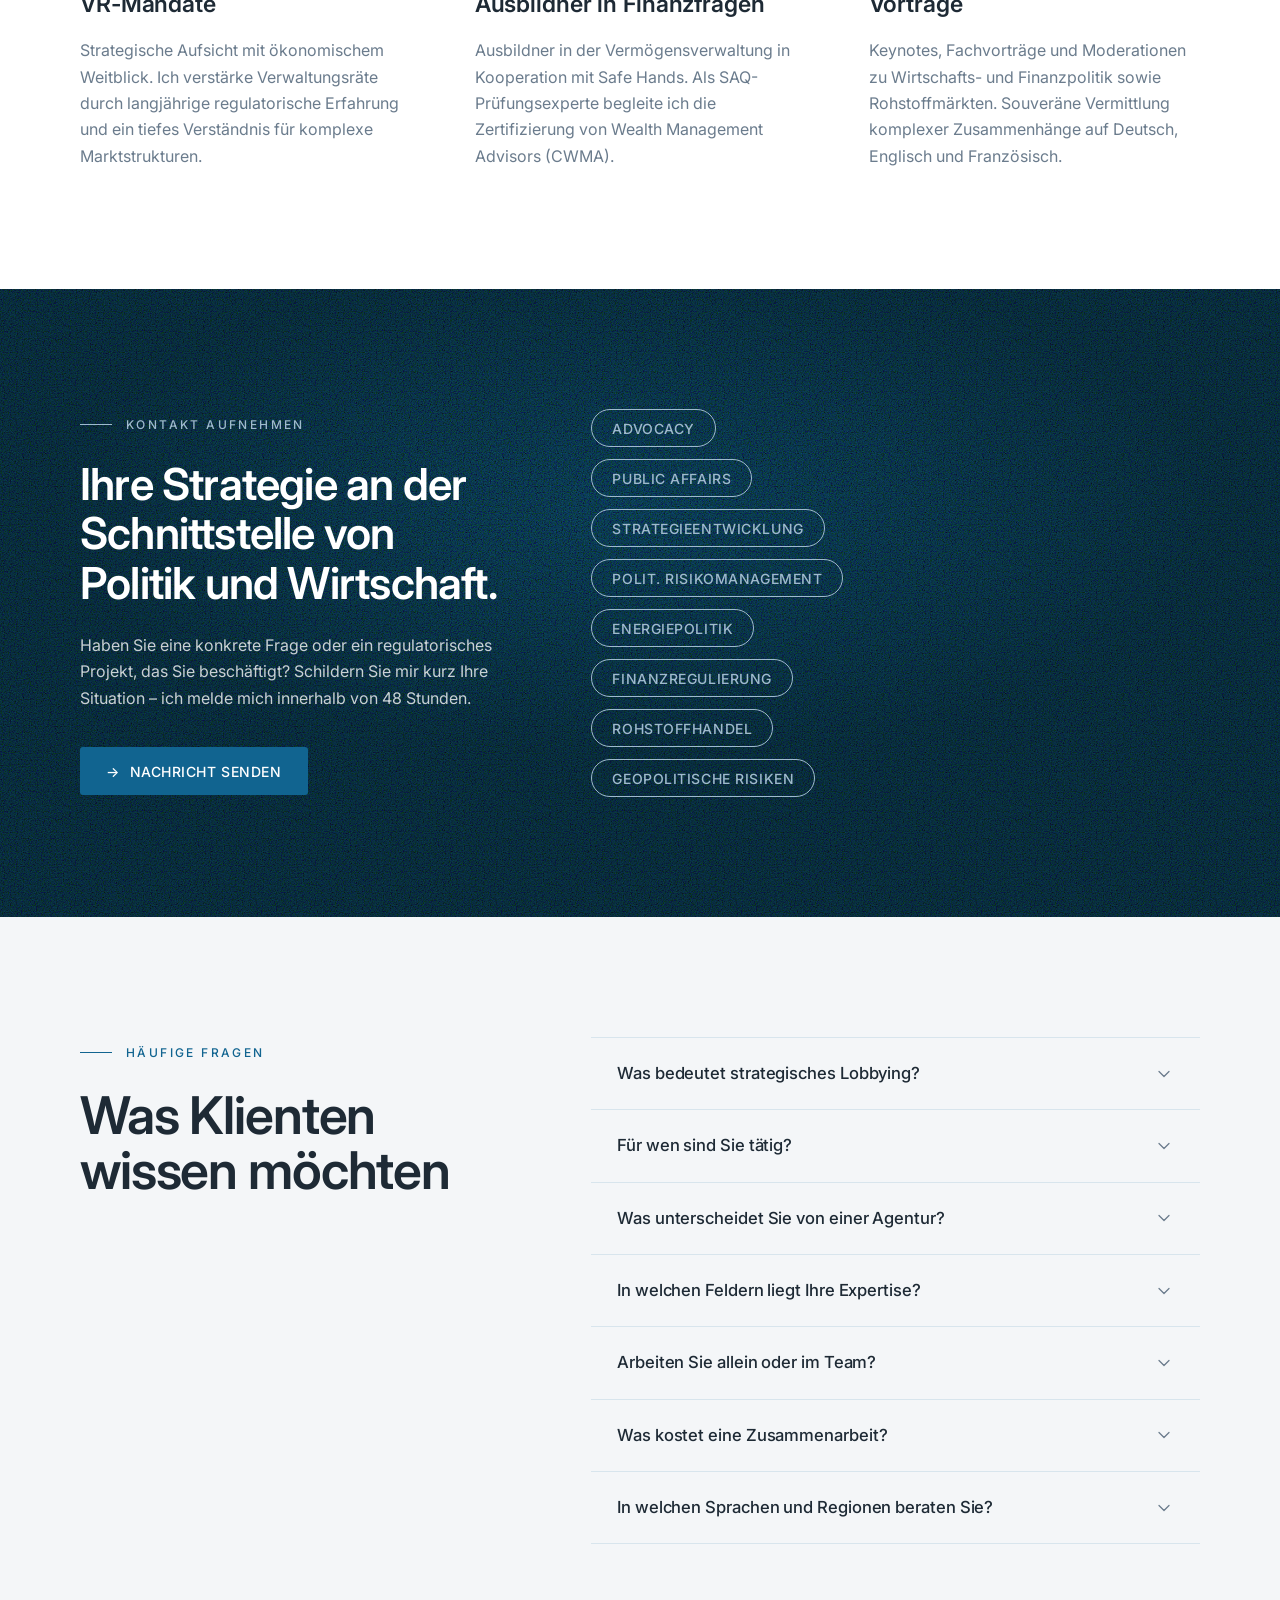
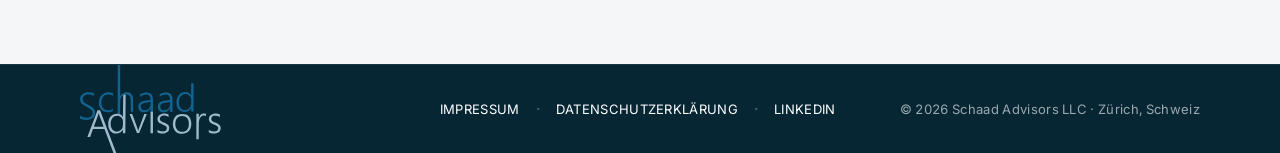
<file: home/index.html>
<!DOCTYPE html>
<html lang="de">
<head>
<meta charset="UTF-8">
<meta name="viewport" content="width=device-width, initial-scale=1.0">
<meta name="robots" content="noindex, nofollow">
<title>Schaad Advisors · Home</title>
<link rel="icon" href="data:image/svg+xml,%3Csvg xmlns='http://www.w3.org/2000/svg' viewBox='0 0 100 100'%3E%3Crect width='100' height='100' fill='%23116490'/%3E%3Ctext x='50' y='62' text-anchor='middle' font-family='system-ui,sans-serif' font-weight='700' font-size='42' fill='white'%3ES%3C/text%3E%3C/svg%3E">
<link rel="preconnect" href="https://fonts.googleapis.com">
<link rel="preconnect" href="https://fonts.gstatic.com" crossorigin>
<link href="https://fonts.googleapis.com/css2?family=Inter:wght@400;500;600&display=swap" rel="stylesheet">
<link rel="stylesheet" href="../shared/tokens.css?v=2">
<link rel="stylesheet" href="../shared/service-menu.css?v=3">
<link rel="stylesheet" href="styles.css?v=62">
</head>
<body>

<!--
  Hero — Concept 2 · "Private banking"
  Pixel-perfect from Figma node 42:430 · Artboard 1440 × 800.

  Layout strategy:
    - Header (logo · nav · Kontakt button) anchored to TOP of viewport.
    - Jakob portrait anchored to BOTTOM of viewport (cut-out fills lower zone).
    - Left text-block (H1 / body / CTA row) and right text-block (signature
      / claim / Zürich-Schweiz-2026) both anchored to BOTTOM with offsets
      matching Figma artboard positions. The bottom of the body paragraph
      and the bottom of the claim/loc row line up at exactly the same line.
    - Service ring strip is anchored to bottom: -70px (rings bleed below
      the visible viewport, matching Figma's frame extending past the artboard).
-->
<section class="hero bg-studio">

  <!-- Logo · Figma x=80 y=0 w=328 h=205 -->
  <a class="hero__logo" href="../" aria-label="Schaad Advisors">
    <img src="../assets/LogoBig.svg" alt="Schaad Advisors">
  </a>

  <!-- Nav · Figma Frame 1 · x=546 y=22 w=348 h=46 -->
  <nav class="hero__nav" aria-label="Hauptnavigation">
    <a href="#" aria-current="page">Startseite</a>
    <a href="#">Über mich</a>
    <a href="#">Lesezeichen</a>
    <span class="hero__nav-indicator" aria-hidden="true"></span>
  </nav>

  <!-- Kontakt button · Figma Frame 11 · x=1258 y=28 w=102 h=40 -->
  <a class="hero__nav-cta" href="#">Kontakt</a>

  <!-- Jakob portrait · Figma 568 / 88 / 537.5 / 713 — anchored bottom -->
  <div class="hero__portrait">
    <img src="../assets/images/DrJacob_Color_2x.png" alt="Dr. Jakob Schaad">
  </div>

  <!-- ── Left text block · anchored bottom ─────────────────── -->
  <div class="hero__lead">
    <h1 class="hero__name">Dr. Jakob Schaad</h1>
    <p class="hero__body">Ich begleite internationale Unternehmen, Verbände und Stiftungen in strategischen politischen Fragen. Ökonomisch fundiert und mit mehr als 30 Jahren Erfahrung.</p>
    <div class="hero__ctas">
      <a class="hero__btn hero__btn--primary" href="#">Kontakt aufnehmen</a>
      <a class="hero__btn hero__btn--ghost"   href="#">Über mich</a>
    </div>
  </div>

  <!-- ── Right text block · anchored bottom (same baseline as body) ── -->
  <div class="hero__right">
    <img class="hero__signature" src="../assets/images/Signature.png" alt="Dr. Jakob Schaad — signature">
    <div class="hero__claim-row">
      <p class="hero__claim">Wissen bündeln.<br>Interessen wahren.<br>Brücken bauen.</p>
      <div class="hero__loc">
        <span>Zürich</span>
        <span>Schweiz</span>
        <span>2026</span>
      </div>
    </div>
  </div>

  <!-- ── Service rings strip · 4 × 25vw responsive cells ── -->
  <ul class="hero__services">

    <!--
      Each ring is a <path> explicit arc — gap start/end calculated as:
        gap_start = (rot + 345.6°) % 360  |  gap_end = rot  |  gap_mid = (gap_start + 7.2°) % 360
        x = 50 + 49.5·cos(θ°)  |  y = 50 + 49.5·sin(θ°)   (θ from 3-o'clock, clockwise)
      Path draws from gap_end → gap_start (clockwise, large-arc=1, sweep=1).
      hero__service-ring-wrap rotates the ring + keeps + in the gap;
      hero__service-plus counter-rotates so the glyph stays upright.
    -->

    <!-- Advocacy  gap: 141.2° → 155.6°  midpoint 148.4° -->
    <li class="hero__service" data-service="advocacy"
        style="--plus-x-pct:7.84%;--plus-y-pct:75.94%">
      <span class="hero__service-photo" style="background-image:url('../assets/images/Circles/ADVOCACY.webp')"></span>
      <div class="hero__service-ring-wrap">
        <svg class="hero__service-ring" viewBox="0 0 100 100" aria-hidden="true">
          <path d="M 4.921 70.449 A 49.5 49.5 0 1 1 11.423 81.017"
                fill="none" stroke="#116490" stroke-width="1"
                vector-effect="non-scaling-stroke"/>
        </svg>
        <span class="hero__service-plus" aria-hidden="true">+</span>
      </div>
      <span class="hero__service-label">Advocacy</span>
    </li>

    <!-- Gov. Relations  gap: 272.6° → 287.0°  midpoint 279.8° -->
    <li class="hero__service" data-service="gov"
        style="--plus-x-pct:58.43%;--plus-y-pct:1.22%">
      <span class="hero__service-photo" style="background-image:url('../assets/images/Circles/RELATIONS.webp')"></span>
      <div class="hero__service-ring-wrap">
        <svg class="hero__service-ring" viewBox="0 0 100 100" aria-hidden="true">
          <path d="M 64.472 2.663 A 49.5 49.5 0 1 1 52.245 0.551"
                fill="none" stroke="#116490" stroke-width="1"
                vector-effect="non-scaling-stroke"/>
        </svg>
        <span class="hero__service-plus" aria-hidden="true">+</span>
      </div>
      <span class="hero__service-label">Gov.&thinsp;Relations</span>
    </li>

    <!-- Regulierung  gap: 141.2° → 155.6°  midpoint 148.4° (same as Advocacy) -->
    <li class="hero__service" data-service="reg"
        style="--plus-x-pct:7.84%;--plus-y-pct:75.94%">
      <span class="hero__service-photo" style="background-image:url('../assets/images/Circles/REGULIERUNG.webp')"></span>
      <div class="hero__service-ring-wrap">
        <svg class="hero__service-ring" viewBox="0 0 100 100" aria-hidden="true">
          <path d="M 4.921 70.449 A 49.5 49.5 0 1 1 11.423 81.017"
                fill="none" stroke="#116490" stroke-width="1"
                vector-effect="non-scaling-stroke"/>
        </svg>
        <span class="hero__service-plus" aria-hidden="true">+</span>
      </div>
      <span class="hero__service-label">Regulierung</span>
    </li>

    <!-- Geopolitik  gap: 196.0° → 210.4°  midpoint 203.2° -->
    <li class="hero__service" data-service="geo"
        style="--plus-x-pct:4.50%;--plus-y-pct:30.50%">
      <span class="hero__service-photo" style="background-image:url('../assets/images/Circles/GEOPOLITIK.webp')"></span>
      <div class="hero__service-ring-wrap">
        <svg class="hero__service-ring" viewBox="0 0 100 100" aria-hidden="true">
          <path d="M 7.306 24.951 A 49.5 49.5 0 1 1 2.418 36.356"
                fill="none" stroke="#116490" stroke-width="1"
                vector-effect="non-scaling-stroke"/>
        </svg>
        <span class="hero__service-plus" aria-hidden="true">+</span>
      </div>
      <span class="hero__service-label">Geopolitik</span>
    </li>

  </ul>

</section>

<!--
  Section 2 — Leistungen (services)
  Content sourced verbatim from the client wireframe (DE, final copy).
  Light counterpart to the dark hero. Layout intent:
    - Eyebrow + H2 in a two-column header (eyebrow left, title right on desktop).
    - 6 service cards in a 3 × 2 grid (2-col on tablet, 1-col on small).
    - Each card has a 48px blue accent stub at top that expands on hover.
  Markup is ACF-Block-ready: header fields + repeater of 6 service items.
-->
<section class="leistungen" id="leistungen" aria-labelledby="leistungen-title">
  <div class="leistungen__inner">


    <header class="leistungen__head">
      <p class="leistungen__eyebrow">Dienstleistungen</p>
      <h2 class="leistungen__title" id="leistungen-title">Sechs Leistungsbereiche –<br>eine strategische Perspektive</h2>
    </header>

    <ol class="leistungen__grid" role="list">

      <li class="leistung">
        <span class="leistung__num" aria-hidden="true">01</span>
        <h3 class="leistung__title">Advocacy &amp; Government Relations</h3>
        <p class="leistung__desc">Wirkungsvolle Interessenvertretung an den Schnittstellen von Politik und Verwaltung. Ich begleite Ihre Anliegen strategisch und diskret, um einen konstruktiven Dialog mit Entscheidungsträgern in der Schweiz und international sicherzustellen.</p>
      </li>

      <li class="leistung">
        <span class="leistung__num" aria-hidden="true">02</span>
        <h3 class="leistung__title">Regulatorische Strategieentwicklung</h3>
        <p class="leistung__desc">Die Auswirkungen kommender Regulierungen auf Ihr Geschäftsmodell frühzeitig antizipieren und unternehmerische Handlungsspielräume sichern – mit Fokus in den Sektoren Energie, Finanzen und Rohstoffhandel.</p>
      </li>

      <li class="leistung">
        <span class="leistung__num" aria-hidden="true">03</span>
        <h3 class="leistung__title">Geopolitische Risikoanalysen</h3>
        <p class="leistung__desc">Präzise Lagebeurteilung politischer Risiken für Ihr internationales Geschäft. Ich biete faktenbasierte Analysen und Strategieworkshops als Basis für Ihre Entscheidungen.</p>
      </li>

      <li class="leistung">
        <span class="leistung__num" aria-hidden="true">04</span>
        <h3 class="leistung__title">VR-Mandate</h3>
        <p class="leistung__desc">Strategische Aufsicht mit ökonomischem Weitblick. Ich verstärke Verwaltungsräte durch langjährige regulatorische Erfahrung und ein tiefes Verständnis für komplexe Marktstrukturen.</p>
      </li>

      <li class="leistung">
        <span class="leistung__num" aria-hidden="true">05</span>
        <h3 class="leistung__title">Ausbildner in Finanzfragen</h3>
        <p class="leistung__desc">Ausbildner in der Vermögensverwaltung in Kooperation mit Safe Hands. Als SAQ-Prüfungsexperte begleite ich die Zertifizierung von Wealth Management Advisors (CWMA).</p>
      </li>

      <li class="leistung">
        <span class="leistung__num" aria-hidden="true">06</span>
        <h3 class="leistung__title">Vorträge</h3>
        <p class="leistung__desc">Keynotes, Fachvorträge und Moderationen zu Wirtschafts- und Finanzpolitik sowie Rohstoffmärkten. Souveräne Vermittlung komplexer Zusammenhänge auf Deutsch, Englisch und Französisch.</p>
      </li>

    </ol>

  </div>
</section>

<!--
  Section 3 — CTA · Editorial 2-col on dark navy
  Layout matches the FAQ section grid (5fr title / 7fr right column),
  so the tag column's left edge aligns with the FAQ accordion column
  one section below — single vertical guideline across the page.
    - Left:  eyebrow + display H2 + body + button (all left-aligned)
    - Right: 8 hairline-outline tag pills stacked vertically
-->
<section class="cta bg-studio" id="cta" aria-labelledby="cta-title">
  <div class="cta__inner">

    <div class="cta__lead">
      <p class="cta__eyebrow">Kontakt aufnehmen</p>
      <h2 class="cta__title" id="cta-title">Ihre Strategie an der Schnittstelle von Politik und Wirtschaft.</h2>
      <p class="cta__body">Haben Sie eine konkrete Frage oder ein regulatorisches Projekt, das Sie beschäftigt? Schildern Sie mir kurz Ihre Situation – ich melde mich innerhalb von 48 Stunden.</p>
      <a class="cta__btn" href="#kontakt">
        <span class="cta__btn-arrow" aria-hidden="true">→</span>
        Nachricht senden
      </a>
    </div>

    <ul class="cta__tags" aria-label="Themenfelder & Sektoren">
      <li>Advocacy</li>
      <li>Public Affairs</li>
      <li>Strategieentwicklung</li>
      <li>Polit. Risikomanagement</li>
      <li>Energiepolitik</li>
      <li>Finanzregulierung</li>
      <li>Rohstoffhandel</li>
      <li>Geopolitische Risiken</li>
    </ul>

  </div>
</section>

<!--
  Section 4 — FAQ
  Content sourced verbatim from the client wireframe (DE, final copy).
  Layout: editorial 2-col on paper bg.
    - Left col: eyebrow + display H2 (matches Leistungen header style).
    - Right col: stacked native <details> items; active item highlights
      to a clean white plate against the paper section bg.
  Markup ACF-Block-ready: header fields + repeater of 7 Q/A items.
-->
<section class="faq" id="faq" aria-labelledby="faq-title">
  <div class="faq__inner">

    <header class="faq__head">
      <p class="faq__eyebrow">Häufige Fragen</p>
      <h2 class="faq__title" id="faq-title">Was Klienten<br>wissen möchten</h2>
    </header>

    <div class="faq__list">

      <details class="faq__item">
        <summary class="faq__q">
          <span class="faq__q-text">Was bedeutet strategisches Lobbying?</span>
          <svg class="faq__chevron" viewBox="0 0 24 24" aria-hidden="true"><path d="M6 9l6 6 6-6" fill="none" stroke="currentColor" stroke-width="1.5" stroke-linecap="round" stroke-linejoin="round"/></svg>
        </summary>
        <div class="faq__a">Lobbying ist das professionelle Einbringen von Fakten in den politischen Prozess. Meine Arbeit basiert auf Transparenz und Sachpolitik, um den Dialog zwischen Wirtschaft und Politik in der Schweiz legitim und wirksam zu gestalten.</div>
      </details>

      <details class="faq__item">
        <summary class="faq__q">
          <span class="faq__q-text">Für wen sind Sie tätig?</span>
          <svg class="faq__chevron" viewBox="0 0 24 24" aria-hidden="true"><path d="M6 9l6 6 6-6" fill="none" stroke="currentColor" stroke-width="1.5" stroke-linecap="round" stroke-linejoin="round"/></svg>
        </summary>
        <div class="faq__a">Ich berate internationale Unternehmen, Verbände und Stiftungen in komplexen Märkten – insbesondere in den Sektoren Energie, Finanzen und Rohstoffhandel. Meine Klienten schätzen meine Erfahrung und den direkten Zugang zu Entscheidungsträgern.</div>
      </details>

      <details class="faq__item">
        <summary class="faq__q">
          <span class="faq__q-text">Was unterscheidet Sie von einer Agentur?</span>
          <svg class="faq__chevron" viewBox="0 0 24 24" aria-hidden="true"><path d="M6 9l6 6 6-6" fill="none" stroke="currentColor" stroke-width="1.5" stroke-linecap="round" stroke-linejoin="round"/></svg>
        </summary>
        <div class="faq__a">Sie arbeiten direkt mit mir zusammen. Mein Vorteil ist die doppelte Perspektive: Ich kenne das politische System als ehemaliger Regierungsberater von innen und als Interessenvertreter von aussen.</div>
      </details>

      <details class="faq__item">
        <summary class="faq__q">
          <span class="faq__q-text">In welchen Feldern liegt Ihre Expertise?</span>
          <svg class="faq__chevron" viewBox="0 0 24 24" aria-hidden="true"><path d="M6 9l6 6 6-6" fill="none" stroke="currentColor" stroke-width="1.5" stroke-linecap="round" stroke-linejoin="round"/></svg>
        </summary>
        <div class="faq__a">Meine Schwerpunkte sind die Energiepolitik, Finanzmarktregulierung, der Rohstoffhandel sowie die Analyse geopolitischer Risiken. Ich agiere dabei auf kantonaler, nationaler und internationaler Ebene.</div>
      </details>

      <details class="faq__item">
        <summary class="faq__q">
          <span class="faq__q-text">Arbeiten Sie allein oder im Team?</span>
          <svg class="faq__chevron" viewBox="0 0 24 24" aria-hidden="true"><path d="M6 9l6 6 6-6" fill="none" stroke="currentColor" stroke-width="1.5" stroke-linecap="round" stroke-linejoin="round"/></svg>
        </summary>
        <div class="faq__a">Ich berate persönlich und exklusiv. Für spezifische rechtliche oder kommunikative Fachfragen greife ich auf ein eingespieltes Experten-Netzwerk zurück, behalte aber stets die strategische Federführung.</div>
      </details>

      <details class="faq__item">
        <summary class="faq__q">
          <span class="faq__q-text">Was kostet eine Zusammenarbeit?</span>
          <svg class="faq__chevron" viewBox="0 0 24 24" aria-hidden="true"><path d="M6 9l6 6 6-6" fill="none" stroke="currentColor" stroke-width="1.5" stroke-linecap="round" stroke-linejoin="round"/></svg>
        </summary>
        <div class="faq__a">Das hängt vom Umfang und der Dauer des Mandats ab. Ich arbeite sowohl auf Stundenbasis als auch mit Retainer-Modellen. Für eine erste Einschätzung: Kontaktieren Sie mich für ein unverbindliches Gespräch.</div>
      </details>

      <details class="faq__item">
        <summary class="faq__q">
          <span class="faq__q-text">In welchen Sprachen und Regionen beraten Sie?</span>
          <svg class="faq__chevron" viewBox="0 0 24 24" aria-hidden="true"><path d="M6 9l6 6 6-6" fill="none" stroke="currentColor" stroke-width="1.5" stroke-linecap="round" stroke-linejoin="round"/></svg>
        </summary>
        <div class="faq__a">Ich berate auf Deutsch, Englisch und Französisch. Mein Netzwerk umfasst die Schweiz sowie internationale Gremien (EU, IWF). Ich begleite Kunden sowohl beim Markteintritt in die Schweiz als auch bei der globalen Positionierung.</div>
      </details>

    </div>

  </div>
</section>

<!--
  Site footer — Swiss minimalism · 88px tall
  Content sourced verbatim from the client wireframe.
  Layout: logo (full 88 px height, left at gutter) ↔ meta block right
  (copyright · legal links). Single horizontal line on desktop,
  stacks below ~720 px viewport.
-->
<footer class="site-footer" role="contentinfo">
  <div class="site-footer__inner">

    <a class="site-footer__logo" href="../" aria-label="Schaad Advisors – zur Startseite">
      <img src="../assets/LogoBig.svg" alt="Schaad Advisors">
    </a>

    <ul class="site-footer__links" aria-label="Rechtliche Hinweise">
      <li><a href="#">Impressum</a></li>
      <li><a href="#">Datenschutzerklärung</a></li>
      <li><a href="https://linkedin.com" target="_blank" rel="noopener">LinkedIn</a></li>
    </ul>

    <p class="site-footer__copy">© 2026 Schaad Advisors LLC · Zürich, Schweiz</p>

  </div>
</footer>

<script>
/* ── Plus colour switch — white on dark hero, atlas-blue on white Leistungen.
   Each plus rotates with its ring, so its midpoint vs hero.bottom changes
   continuously. rAF loop is cheap and stays in sync with the spin animation. */
(function () {
  var hero = document.querySelector('.hero');
  var pluses = document.querySelectorAll('.hero__service-plus');
  if (!hero || !pluses.length) return;
  function update() {
    var heroBottom = hero.getBoundingClientRect().bottom;
    for (var i = 0; i < pluses.length; i++) {
      var r = pluses[i].getBoundingClientRect();
      var mid = r.top + r.height / 2;
      pluses[i].classList.toggle('on-light', mid > heroBottom);
    }
    requestAnimationFrame(update);
  }
  requestAnimationFrame(update);
})();

/* ── Sliding nav indicator (vanilla, no GSAP) ────────────────*/
(function () {
  var nav    = document.querySelector('.hero__nav');
  if (!nav) return;
  var ind    = nav.querySelector('.hero__nav-indicator');
  if (!ind) return;
  var links  = Array.prototype.slice.call(nav.querySelectorAll('a'));
  var active = nav.querySelector('a[aria-current="page"]');

  function place(target, animate) {
    if (!target) return;
    var navRect = nav.getBoundingClientRect();
    var r       = target.getBoundingClientRect();
    var x       = r.left - navRect.left;
    if (!animate) {
      ind.style.transition = 'none';
      ind.style.transform  = 'translateX(' + x + 'px)';
      /* force reflow so transition suppression takes effect */
      ind.getBoundingClientRect();
      ind.style.transition = '';
    } else {
      ind.style.transform = 'translateX(' + x + 'px)';
    }
  }

  /* Wait for fonts so letter-widths are final before measuring */
  function init() { place(active, false); }
  if (document.fonts && document.fonts.ready) {
    document.fonts.ready.then(init);
  } else {
    init();
  }
  window.addEventListener('resize', function () { place(active, false); });

  links.forEach(function (a) {
    a.addEventListener('mouseenter', function () { place(a, true); });
  });
  nav.addEventListener('mouseleave', function () { place(active, true); });
})();
</script>

<script src="../shared/preview-config.js"></script>
<script defer src="../shared/service-menu.js"></script>
</body>
</html>
</file>
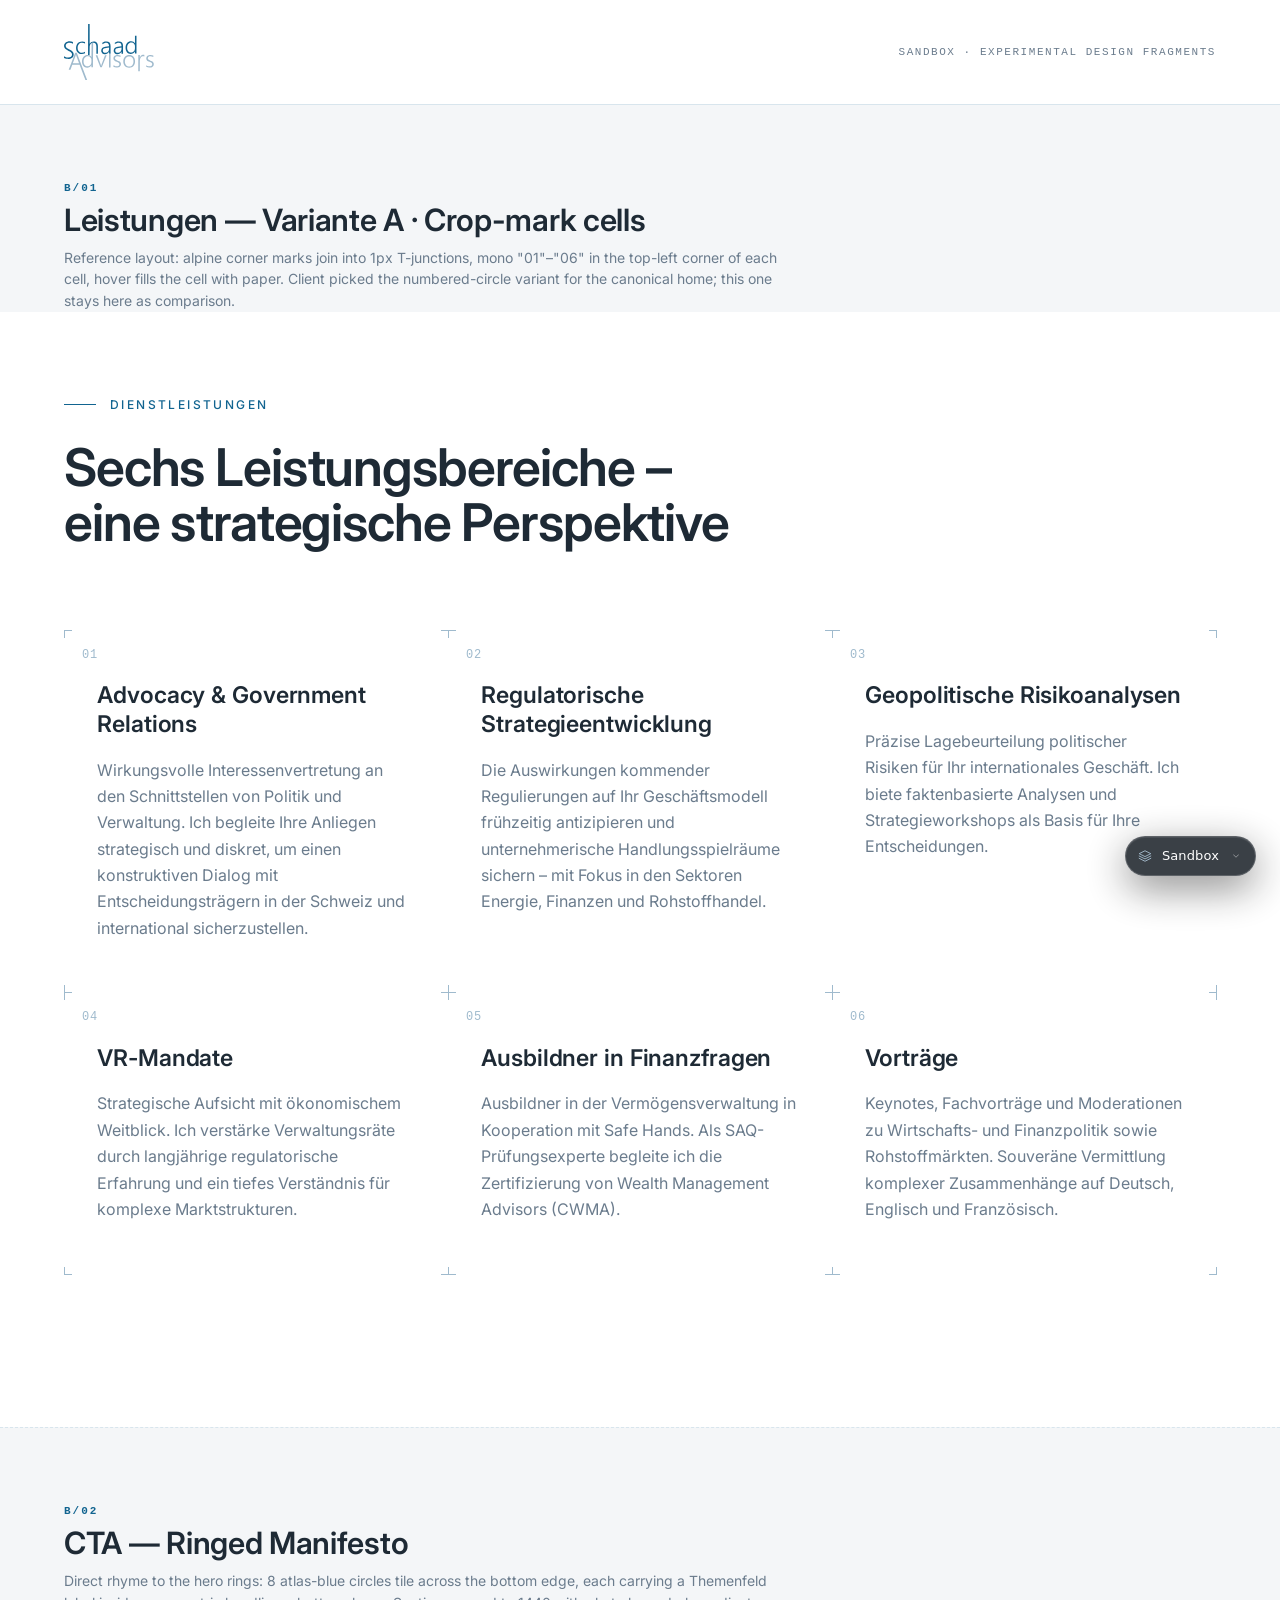
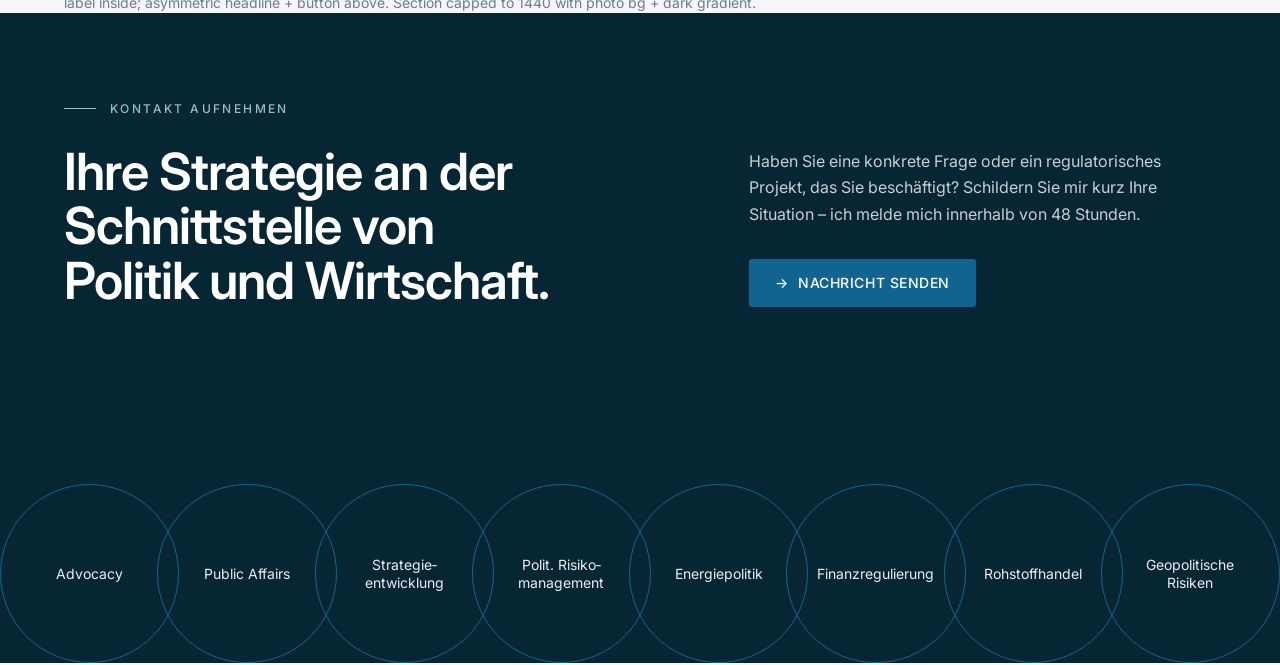
<file: sandbox/index.html>
<!DOCTYPE html>
<html lang="de">
<head>
<meta charset="UTF-8">
<meta name="viewport" content="width=device-width, initial-scale=1.0">
<meta name="robots" content="noindex, nofollow">
<title>Schaad Advisors · Sandbox</title>
<link rel="icon" href="data:image/svg+xml,%3Csvg xmlns='http://www.w3.org/2000/svg' viewBox='0 0 100 100'%3E%3Crect width='100' height='100' fill='%23116490'/%3E%3Ctext x='50' y='62' text-anchor='middle' font-family='system-ui,sans-serif' font-weight='700' font-size='42' fill='white'%3ES%3C/text%3E%3C/svg%3E">
<link rel="preconnect" href="https://fonts.googleapis.com">
<link rel="preconnect" href="https://fonts.gstatic.com" crossorigin>
<link href="https://fonts.googleapis.com/css2?family=Inter:wght@400;500;600&display=swap" rel="stylesheet">
<link rel="stylesheet" href="../shared/tokens.css?v=2">
<link rel="stylesheet" href="../shared/service-menu.css?v=3">
<link rel="stylesheet" href="styles.css?v=4">
</head>
<body>

<!--
  Sandbox — experimental ground for Variants and ideas that aren't yet on
  the canonical Home page. Each block is self-contained, labelled with a
  small dev-only header, and stripped from the production WP build.
-->

<header class="sandbox-mast">
  <a class="sandbox-mast__logo" href="../" aria-label="Schaad Advisors">
    <img src="../assets/LogoBig.svg" alt="Schaad Advisors">
  </a>
  <p class="sandbox-mast__caption">Sandbox · experimental design fragments</p>
</header>

<!--
  Block 01 — Variante B of Section 2 (Leistungen).
  Numbered dark circles ABOVE each heading, no drop-line. Moved here from
  the home page so the canonical layout stays focused on Variant A.
-->

<article class="sandbox-block">
  <header class="sandbox-block__head">
    <span class="sandbox-block__index">B/01</span>
    <h2 class="sandbox-block__title">Leistungen — Variante A · Crop-mark cells</h2>
    <p class="sandbox-block__note">Reference layout: alpine corner marks join into 1px T-junctions, mono "01"–"06" in the top-left corner of each cell, hover fills the cell with paper. Client picked the numbered-circle variant for the canonical home; this one stays here as comparison.</p>
  </header>

  <section class="leistungen leistungen--v2" aria-labelledby="leistungen-v2-title">
    <div class="leistungen__inner">

      <header class="leistungen__head">
        <p class="leistungen__eyebrow">Dienstleistungen</p>
        <h2 class="leistungen__title" id="leistungen-v2-title">Sechs Leistungsbereiche –<br>eine strategische Perspektive</h2>
      </header>

      <ol class="leistungen-v2__grid" role="list">

        <li class="leistung-v2">
          <span class="leistung-v2__num" aria-hidden="true">01</span>
          <h3 class="leistung-v2__title">Advocacy &amp; Government Relations</h3>
          <p class="leistung-v2__desc">Wirkungsvolle Interessenvertretung an den Schnittstellen von Politik und Verwaltung. Ich begleite Ihre Anliegen strategisch und diskret, um einen konstruktiven Dialog mit Entscheidungsträgern in der Schweiz und international sicherzustellen.</p>
        </li>

        <li class="leistung-v2">
          <span class="leistung-v2__num" aria-hidden="true">02</span>
          <h3 class="leistung-v2__title">Regulatorische Strategieentwicklung</h3>
          <p class="leistung-v2__desc">Die Auswirkungen kommender Regulierungen auf Ihr Geschäftsmodell frühzeitig antizipieren und unternehmerische Handlungsspielräume sichern – mit Fokus in den Sektoren Energie, Finanzen und Rohstoffhandel.</p>
        </li>

        <li class="leistung-v2">
          <span class="leistung-v2__num" aria-hidden="true">03</span>
          <h3 class="leistung-v2__title">Geopolitische Risikoanalysen</h3>
          <p class="leistung-v2__desc">Präzise Lagebeurteilung politischer Risiken für Ihr internationales Geschäft. Ich biete faktenbasierte Analysen und Strategieworkshops als Basis für Ihre Entscheidungen.</p>
        </li>

        <li class="leistung-v2">
          <span class="leistung-v2__num" aria-hidden="true">04</span>
          <h3 class="leistung-v2__title">VR-Mandate</h3>
          <p class="leistung-v2__desc">Strategische Aufsicht mit ökonomischem Weitblick. Ich verstärke Verwaltungsräte durch langjährige regulatorische Erfahrung und ein tiefes Verständnis für komplexe Marktstrukturen.</p>
        </li>

        <li class="leistung-v2">
          <span class="leistung-v2__num" aria-hidden="true">05</span>
          <h3 class="leistung-v2__title">Ausbildner in Finanzfragen</h3>
          <p class="leistung-v2__desc">Ausbildner in der Vermögensverwaltung in Kooperation mit Safe Hands. Als SAQ-Prüfungsexperte begleite ich die Zertifizierung von Wealth Management Advisors (CWMA).</p>
        </li>

        <li class="leistung-v2">
          <span class="leistung-v2__num" aria-hidden="true">06</span>
          <h3 class="leistung-v2__title">Vorträge</h3>
          <p class="leistung-v2__desc">Keynotes, Fachvorträge und Moderationen zu Wirtschafts- und Finanzpolitik sowie Rohstoffmärkten. Souveräne Vermittlung komplexer Zusammenhänge auf Deutsch, Englisch und Französisch.</p>
        </li>

      </ol>

    </div>
  </section>
</article>

<!--
  Block 02 — CTA · "Ringed Manifesto" (rings variant).
  Moved here from home — canonical home now uses the editorial spread
  variant. 8 thin atlas-blue rings tile across the bottom carrying
  the Themenfelder labels; massive headline + supporting button above.
-->

<article class="sandbox-block">
  <header class="sandbox-block__head">
    <span class="sandbox-block__index">B/02</span>
    <h2 class="sandbox-block__title">CTA — Ringed Manifesto</h2>
    <p class="sandbox-block__note">Direct rhyme to the hero rings: 8 atlas-blue circles tile across the bottom edge, each carrying a Themenfeld label inside; asymmetric headline + button above. Section capped to 1440 with photo bg + dark gradient.</p>
  </header>

  <section class="cta cta--v3" aria-labelledby="cta-v3-title">

    <div class="cta-v3__top">
      <div class="cta-v3__lead">
        <p class="cta-v3__eyebrow">Kontakt aufnehmen</p>
        <h2 class="cta-v3__title" id="cta-v3-title">Ihre Strategie an der Schnittstelle von Politik und Wirtschaft.</h2>
      </div>

      <div class="cta-v3__support">
        <p class="cta-v3__body">Haben Sie eine konkrete Frage oder ein regulatorisches Projekt, das Sie beschäftigt? Schildern Sie mir kurz Ihre Situation – ich melde mich innerhalb von 48 Stunden.</p>
        <a class="cta-v3__btn" href="#kontakt">
          <span class="cta-v3__btn-arrow" aria-hidden="true">→</span>
          Nachricht senden
        </a>
      </div>
    </div>

    <ul class="cta-v3__rings" lang="de" aria-label="Themenfelder">
      <li><span>Advocacy</span></li>
      <li><span>Public Affairs</span></li>
      <li><span>Strategie&shy;entwicklung</span></li>
      <li><span>Polit. Risiko&shy;management</span></li>
      <li><span>Energie&shy;politik</span></li>
      <li><span>Finanz&shy;regulierung</span></li>
      <li><span>Rohstoff&shy;handel</span></li>
      <li><span>Geopolitische Risiken</span></li>
    </ul>

  </section>
</article>

<script src="../shared/preview-config.js"></script>
<script defer src="../shared/service-menu.js"></script>
</body>
</html>
</file>
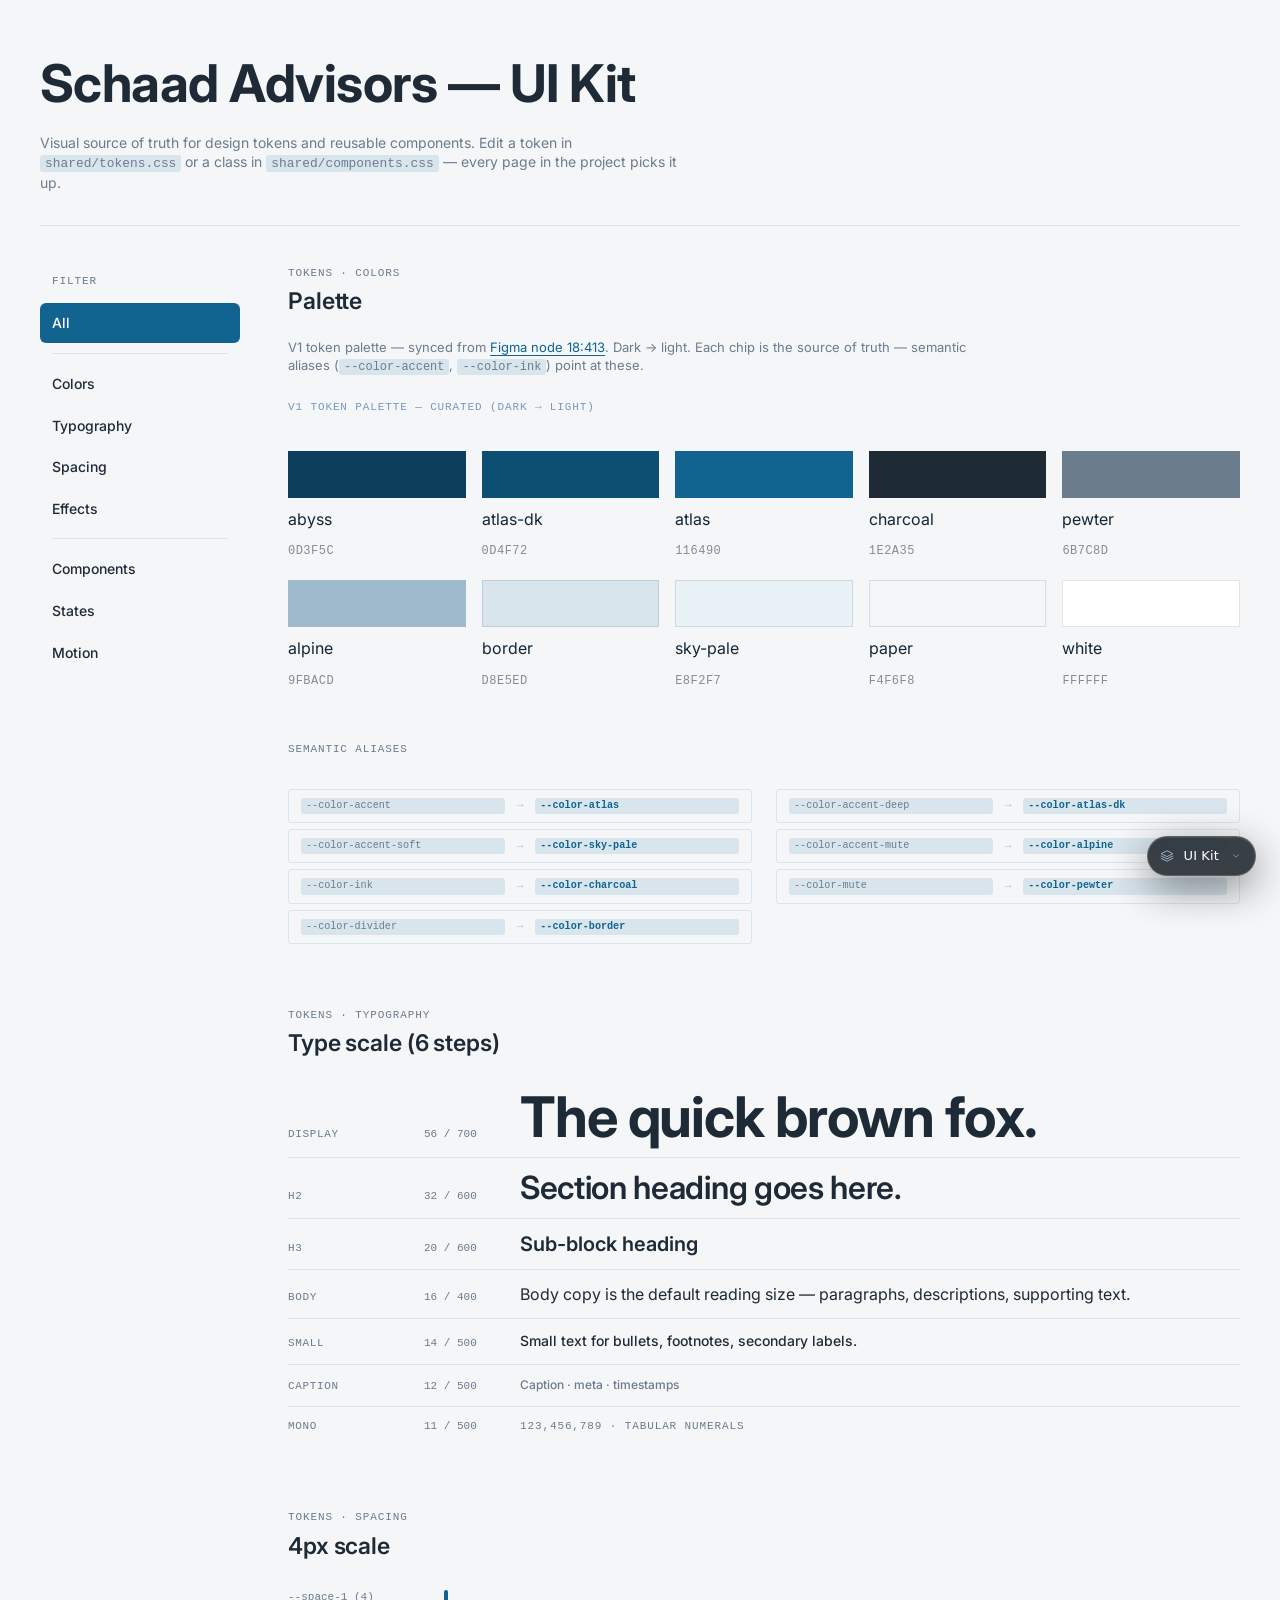
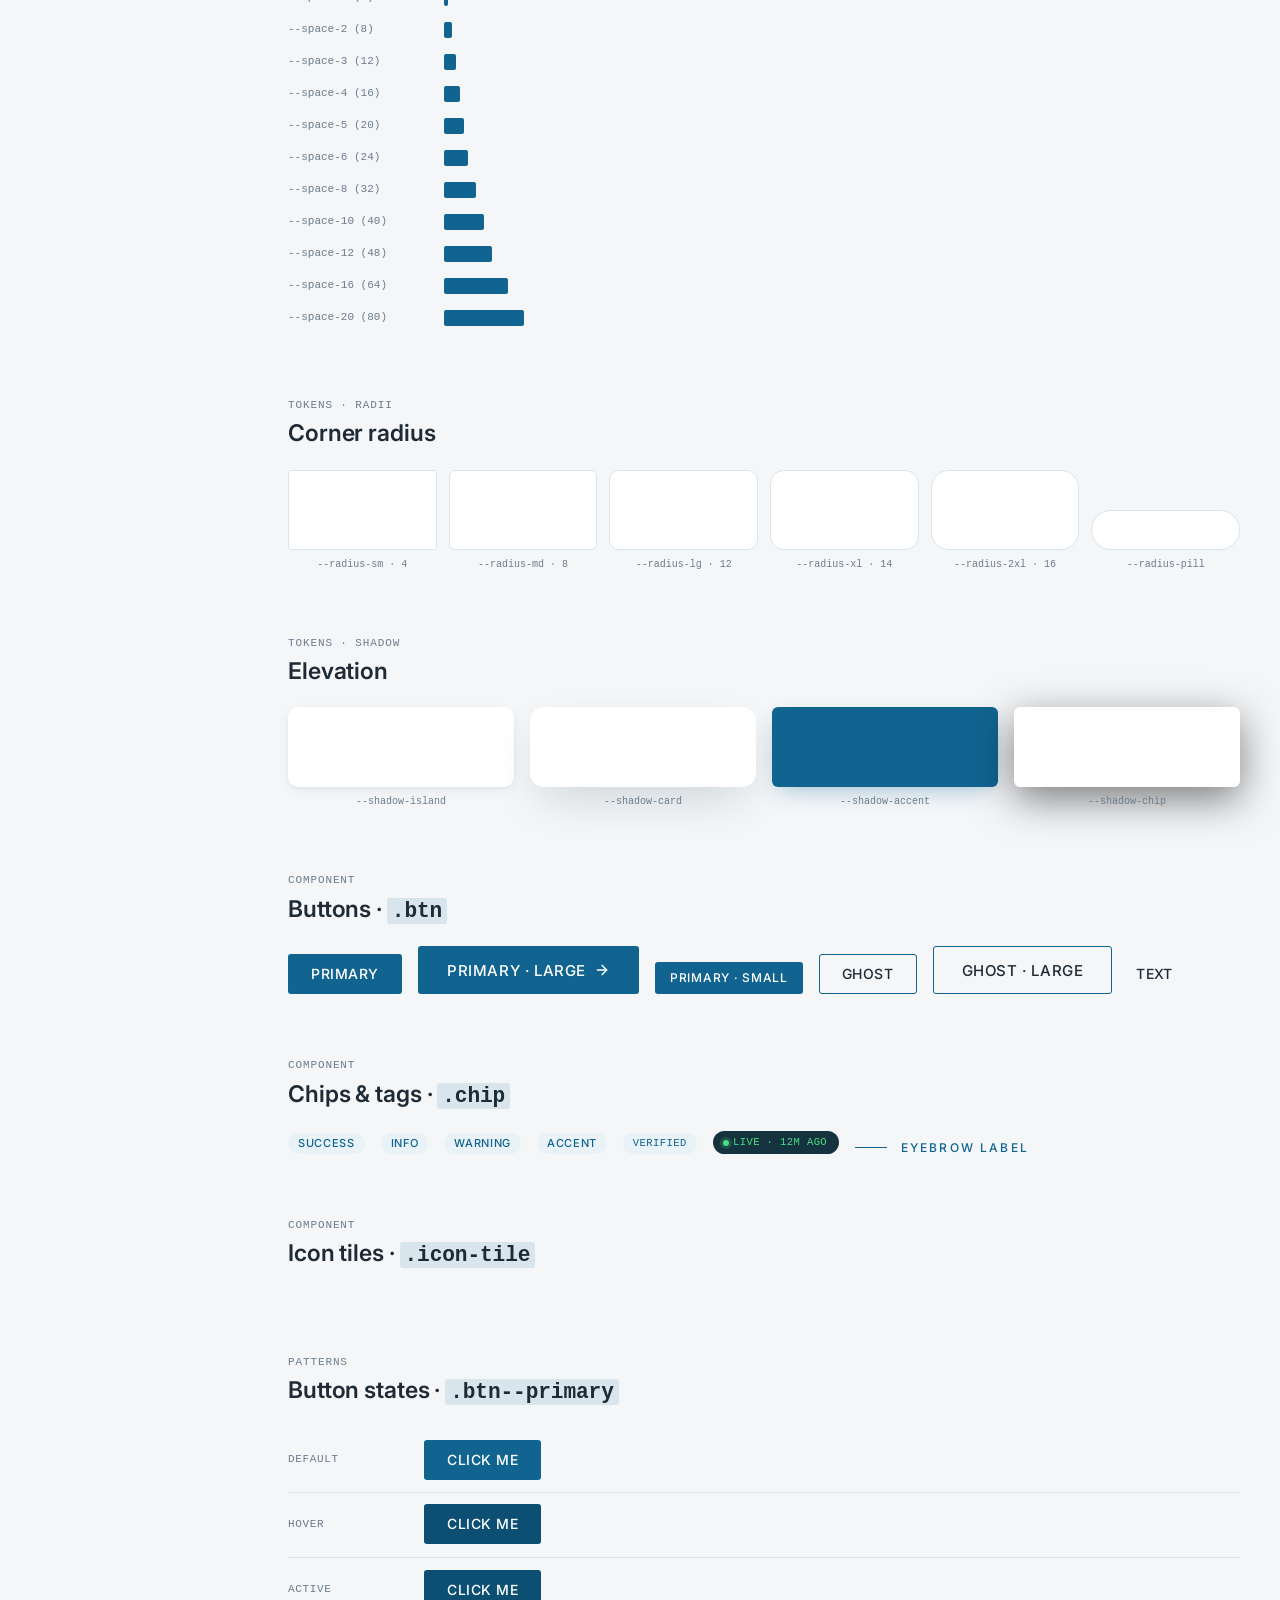
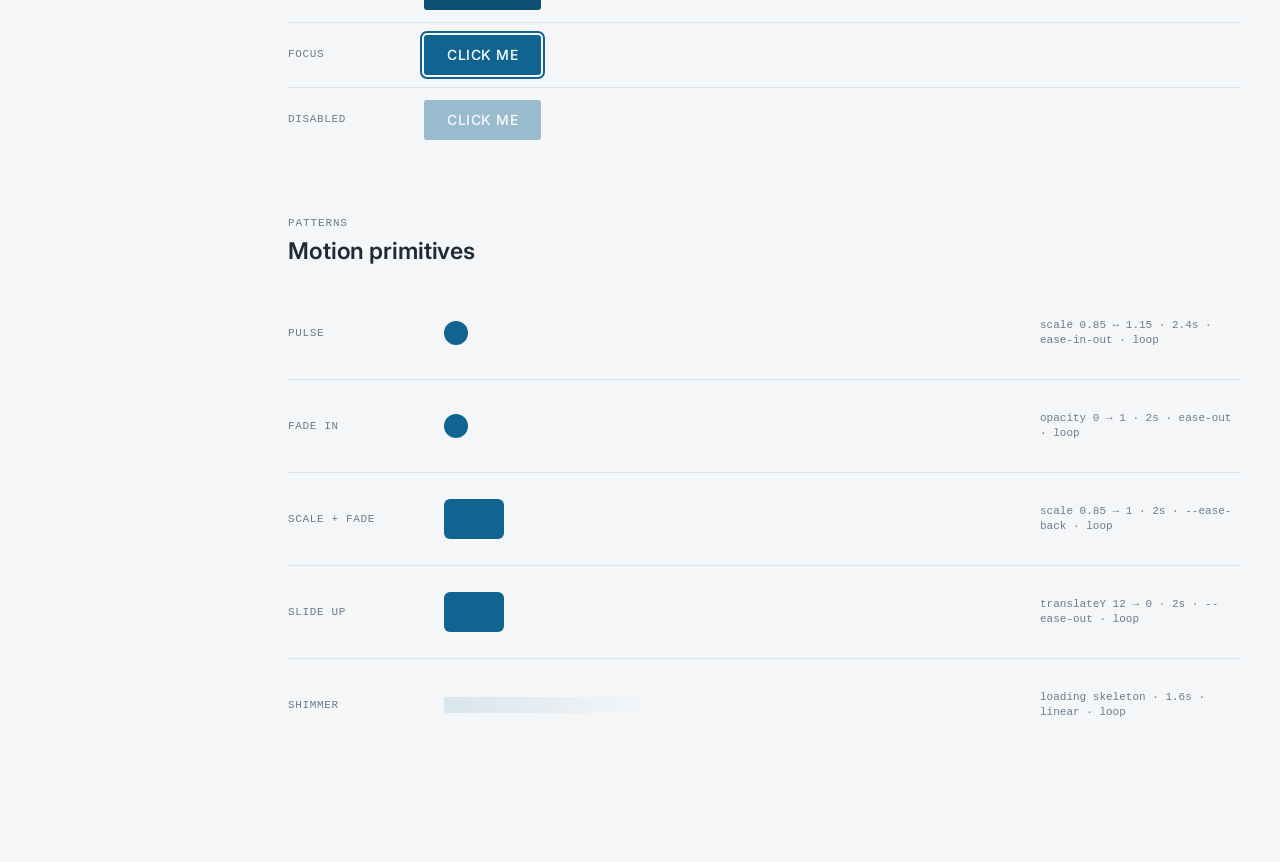
<file: uikit/index.html>
<!DOCTYPE html>
<html lang="en">
<head>
<meta charset="UTF-8">
<meta name="viewport" content="width=device-width, initial-scale=1.0">
<meta name="robots" content="noindex, nofollow">
<title>Schaad Advisors — UI Kit</title>

<link rel="icon" href="data:image/svg+xml,%3Csvg xmlns='http://www.w3.org/2000/svg' viewBox='0 0 100 100'%3E%3Crect width='100' height='100' fill='%23116490'/%3E%3Ctext x='50' y='62' text-anchor='middle' font-family='system-ui,sans-serif' font-weight='700' font-size='42' fill='white'%3ES%3C/text%3E%3C/svg%3E">

<!-- Inter — single-family per CLAUDE.md (Hero=700, body=400, eyebrow=500, semi=600) -->
<link rel="preconnect" href="https://fonts.googleapis.com">
<link rel="preconnect" href="https://fonts.gstatic.com" crossorigin>
<link href="https://fonts.googleapis.com/css2?family=Inter:wght@400;500;600;700;800&display=swap" rel="stylesheet">

<!-- Single source of truth: tokens + components -->
<link rel="stylesheet" href="../shared/tokens.css?v=2">
<link rel="stylesheet" href="../shared/components.css?v=2">
<link rel="stylesheet" href="../shared/service-menu.css?v=3">

<style>
/* ════════════════════════════════════════════════════════════════
   UI KIT — page-specific layout. All component styling lives in
   shared/components.css. Tokens come from shared/tokens.css.
   ──────────────────────────────────────────────────────────── */

* { box-sizing: border-box; margin: 0; padding: 0; }
html, body { min-height: 100%; }

body {
  font-family: var(--font-sans);
  font-size: var(--text-body);
  line-height: 1.4;
  color: var(--color-ink);
  background: var(--color-paper);
  -webkit-font-smoothing: antialiased;
  -moz-osx-font-smoothing: grayscale;
  padding: var(--space-12) var(--space-6) 120px;
}

img, svg { display: block; max-width: 100%; }
button { font: inherit; cursor: pointer; }
code {
  font-family: var(--font-mono);
  font-size: 0.92em;
  padding: 1px 5px;
  background: var(--color-border);
  border-radius: var(--radius-sm);
}

/* ─── Page header ──────────────────────────────────────────── */

.lib {
  max-width: 1200px;
  margin: 0 auto;
  display: flex;
  flex-direction: column;
  gap: var(--space-10);
}
.lib__header {
  display: flex;
  flex-direction: column;
  gap: var(--space-3);
  padding-bottom: var(--space-8);
  border-bottom: 1px solid var(--color-border);
}
.lib__header h1 {
  font-size: var(--text-h2);
  font-weight: 700;
  letter-spacing: -0.01em;
}
.lib__header p {
  font-size: var(--text-small);
  color: var(--color-mute);
  max-width: 640px;
}

/* ─── Two-column layout: sticky sidebar + content ──────────── */

.lib__layout {
  display: grid;
  grid-template-columns: 200px 1fr;
  gap: var(--space-12);
  align-items: flex-start;
}
.lib__sidebar { position: sticky; top: var(--space-8); }
.lib__content {
  display: flex;
  flex-direction: column;
  gap: var(--space-16);
  min-width: 0;
}

/* ─── Filter nav ───────────────────────────────────────────── */

.lib-nav { display: flex; flex-direction: column; gap: 2px; }
.lib-nav__heading {
  font-family: var(--font-mono);
  font-size: 11px;
  font-weight: 500;
  color: var(--color-mute);
  letter-spacing: 0.08em;
  text-transform: uppercase;
  padding: var(--space-2) var(--space-3);
  margin-bottom: var(--space-1);
}
.lib-nav__item {
  text-align: left;
  padding: 10px var(--space-3);
  font-family: var(--font-sans);
  font-size: var(--text-small);
  font-weight: 500;
  color: var(--color-ink);
  background: transparent;
  border: 0;
  border-radius: var(--radius-md);
  cursor: pointer;
  transition: background var(--duration-fast) ease, color var(--duration-fast) ease;
  white-space: nowrap;
}
.lib-nav__item:hover { background: var(--color-border); }
.lib-nav__item.is-active {
  background: var(--color-accent);
  color: var(--color-white);
}
.lib-nav__divider {
  height: 1px;
  background: var(--color-border);
  margin: var(--space-2) var(--space-3);
}

/* ─── Filter behavior ──────────────────────────────────────── */

.lib[data-filter]              .lib-section { display: none; }
.lib[data-filter="all"]        .lib-section,
.lib[data-filter="colors"]     .lib-section[data-category="colors"],
.lib[data-filter="typography"] .lib-section[data-category="typography"],
.lib[data-filter="spacing"]    .lib-section[data-category="spacing"],
.lib[data-filter="effects"]    .lib-section[data-category="effects"],
.lib[data-filter="components"] .lib-section[data-category="components"],
.lib[data-filter="states"]     .lib-section[data-category="states"],
.lib[data-filter="motion"]     .lib-section[data-category="motion"] {
  display: flex;
}

/* ─── Section block ────────────────────────────────────────── */

.lib-section {
  display: flex;
  flex-direction: column;
  gap: var(--space-5);
}
.lib-section__head { display: flex; flex-direction: column; gap: var(--space-1); }
.lib-section__title {
  font-family: var(--font-mono);
  font-size: 11px;
  font-weight: 500;
  color: var(--color-mute);
  letter-spacing: 0.08em;
  text-transform: uppercase;
}
.lib-section__heading {
  font-size: var(--text-h3);
  font-weight: 600;
  letter-spacing: -0.005em;
  color: var(--color-ink);
}

/* ─── Showcase rows / grids ────────────────────────────────── */

.showcase {
  display: flex;
  flex-wrap: wrap;
  gap: var(--space-4);
  align-items: flex-end;
}
.showcase--grid-4 { display: grid; grid-template-columns: repeat(4, 1fr); gap: var(--space-4); }
.showcase--grid-6 { display: grid; grid-template-columns: repeat(6, 1fr); gap: var(--space-3); }

@media (max-width: 880px) {
  .showcase--grid-4 { grid-template-columns: repeat(2, 1fr); }
  .showcase--grid-6 { grid-template-columns: repeat(3, 1fr); }
}

/* ─── Color swatches (legacy template demo) ───────────────── */

.swatch { display: flex; flex-direction: column; gap: var(--space-2); }
.swatch__chip {
  width: 100%;
  height: 80px;
  border-radius: var(--radius-lg);
  border: 1px solid var(--color-border);
}
.swatch__meta { display: flex; flex-direction: column; gap: 2px; }
.swatch__name { font-size: 12px; font-weight: 600; color: var(--color-ink); }
.swatch__token {
  font-family: var(--font-mono);
  font-size: 10px;
  color: var(--color-mute);
}

/* ─── Named palette swatches · mirrors Figma node 18:413 ─── */

.palette-grid {
  display: grid;
  grid-template-columns: repeat(auto-fill, minmax(165px, 1fr));
  gap: 20px 16px;
}
.palette-swatch {
  display: flex;
  flex-direction: column;
  gap: 13px;
}
.palette-swatch__chip {
  height: 47px;
  width: 100%;
}
.palette-swatch__chip--bordered {
  border: 1px solid rgba(19, 38, 53, 0.12);
}
.palette-swatch__name {
  font-family: var(--font-sans);
  font-size: 16px;
  font-weight: 400;
  color: #132635;
  line-height: 1.1;
}
.palette-swatch__hex {
  font-family: var(--font-mono);
  font-size: 12px;
  color: rgba(19, 38, 53, 0.5);
  letter-spacing: 0.04em;
  margin-top: 2px;
}

/* ─── Alias map · "from → to" rows ─────────────────────────── */

.alias-grid {
  display: grid;
  grid-template-columns: repeat(auto-fill, minmax(320px, 1fr));
  gap: 6px 24px;
}
.alias {
  display: grid;
  grid-template-columns: 1fr auto 1fr;
  align-items: center;
  gap: 12px;
  padding: 8px 12px;
  background: var(--color-paper);
  border: 1px solid var(--color-border);
  border-radius: var(--radius-sm);
  font-family: var(--font-mono);
  font-size: 11px;
}
.alias__from { color: var(--color-mute); }
.alias__to   { color: var(--color-accent); font-weight: 600; }
.alias__arrow { color: var(--color-mute); opacity: 0.5; }

/* ─── Type sample rows ─────────────────────────────────────── */

.type-row {
  display: grid;
  grid-template-columns: 120px 80px 1fr;
  gap: var(--space-4);
  align-items: baseline;
  padding: var(--space-3) 0;
  border-bottom: 1px solid var(--color-border);
}
.type-row:last-child { border-bottom: 0; }
.type-row__label {
  font-family: var(--font-mono);
  font-size: 11px;
  color: var(--color-mute);
  text-transform: uppercase;
  letter-spacing: 0.06em;
}
.type-row__size {
  font-family: var(--font-mono);
  font-size: 11px;
  color: var(--color-mute);
}
.type-row__sample { color: var(--color-ink); }

/* ─── Spacing visual ───────────────────────────────────────── */

.space-row {
  display: flex;
  align-items: center;
  gap: var(--space-4);
  padding: var(--space-2) 0;
}
.space-row__bar {
  height: 16px;
  background: var(--color-accent);
  border-radius: 2px;
}
.space-row__label {
  font-family: var(--font-mono);
  font-size: 11px;
  color: var(--color-mute);
  min-width: 140px;
}

/* ─── Demo tiles for radii / shadows ───────────────────────── */

.demo-tile {
  display: flex;
  flex-direction: column;
  align-items: center;
  gap: var(--space-2);
}
.demo-tile__box {
  width: 100%;
  height: 80px;
  background: var(--color-white);
  border: 1px solid var(--color-border);
}
.demo-tile__box--shadow { border: 0; }
.demo-tile__caption {
  font-family: var(--font-mono);
  font-size: 10px;
  color: var(--color-mute);
}

/* ─── States section — locked button states ───────────────── */

.state-row {
  display: grid;
  grid-template-columns: 120px 1fr;
  gap: var(--space-4);
  align-items: center;
  padding: var(--space-3) 0;
  border-bottom: 1px solid var(--color-border);
}
.state-row:last-child { border-bottom: 0; }
.state-row__label {
  font-family: var(--font-mono);
  font-size: 11px;
  color: var(--color-mute);
  text-transform: uppercase;
  letter-spacing: 0.06em;
}
/* Force visual states for static demo (matches the rules in components.css) */
.btn[data-state="hover"].btn--primary {
  background: var(--color-accent-deep);
  transform: translateY(-1px);
}
.btn[data-state="active"].btn--primary {
  background: var(--color-accent-deep);
  transform: translateY(0);
}
.btn[data-state="focus"] {
  outline: 2px solid var(--color-accent);
  outline-offset: 2px;
}

/* ─── Motion section — animation primitives ────────────────── */

.motion-row {
  display: grid;
  grid-template-columns: 140px 1fr 200px;
  gap: var(--space-4);
  align-items: center;
  padding: var(--space-4) 0;
  border-bottom: 1px solid var(--color-border);
}
.motion-row:last-child { border-bottom: 0; }
.motion-row__label {
  font-family: var(--font-mono);
  font-size: 11px;
  color: var(--color-mute);
  text-transform: uppercase;
  letter-spacing: 0.06em;
}
.motion-row__demo {
  height: 60px;
  display: flex;
  align-items: center;
  justify-content: flex-start;
}
.motion-row__caption {
  font-family: var(--font-mono);
  font-size: 11px;
  color: var(--color-mute);
}

.demo-dot {
  width: 24px; height: 24px;
  border-radius: 50%;
  background: var(--color-accent);
}
.demo-box {
  width: 60px; height: 40px;
  border-radius: var(--radius-md);
  background: var(--color-accent);
}

@keyframes demo-pulse {
  0%, 100% { transform: scale(0.85); opacity: 0.6; }
  50%      { transform: scale(1.15); opacity: 1; }
}
@keyframes demo-fade-in {
  0%   { opacity: 0; }
  60%  { opacity: 1; }
  100% { opacity: 1; }
}
@keyframes demo-scale-fade {
  0%   { opacity: 0; transform: scale(0.85); }
  60%  { opacity: 1; transform: scale(1); }
  100% { opacity: 1; transform: scale(1); }
}
@keyframes demo-slide-up {
  0%   { opacity: 0; transform: translateY(12px); }
  60%  { opacity: 1; transform: translateY(0); }
  100% { opacity: 1; transform: translateY(0); }
}
@keyframes demo-shimmer {
  0%   { background-position: -200px 0; }
  100% { background-position: 200px 0; }
}

.anim--pulse      { animation: demo-pulse      2.4s ease-in-out infinite; }
.anim--fade-in    { animation: demo-fade-in    2s   ease-out         infinite; }
.anim--scale-fade { animation: demo-scale-fade 2s   var(--ease-back) infinite; }
.anim--slide-up   { animation: demo-slide-up   2s   var(--ease-out)  infinite; }
.anim--shimmer {
  width: 200px; height: 16px; border-radius: var(--radius-sm);
  background: linear-gradient(90deg, var(--color-border) 0%, var(--color-paper) 50%, var(--color-border) 100%);
  background-size: 400px 100%;
  animation: demo-shimmer 1.6s linear infinite;
}

/* ─── Mobile: collapse sidebar ─────────────────────────────── */

@media (max-width: 880px) {
  .lib__layout { grid-template-columns: 1fr; gap: var(--space-6); }
  .lib__sidebar { position: static; }
  .lib-nav { flex-direction: row; flex-wrap: wrap; gap: var(--space-1); }
  .lib-nav__heading { display: none; }
  .lib-nav__divider { display: none; }
  .lib-nav__item { padding: var(--space-2) var(--space-3); }
}
</style>
</head>
<body>

<main class="lib" data-filter="all">

<header class="lib__header">
  <h1>Schaad Advisors — UI Kit</h1>
  <p>Visual source of truth for design tokens and reusable components. Edit a token in <code>shared/tokens.css</code> or a class in <code>shared/components.css</code> — every page in the project picks it up.</p>
</header>

<div class="lib__layout">

  <aside class="lib__sidebar">
    <nav class="lib-nav" aria-label="Library filter">
      <span class="lib-nav__heading">Filter</span>
      <button class="lib-nav__item is-active" data-filter="all"        type="button">All</button>
      <div class="lib-nav__divider"></div>
      <button class="lib-nav__item" data-filter="colors"     type="button">Colors</button>
      <button class="lib-nav__item" data-filter="typography" type="button">Typography</button>
      <button class="lib-nav__item" data-filter="spacing"    type="button">Spacing</button>
      <button class="lib-nav__item" data-filter="effects"    type="button">Effects</button>
      <div class="lib-nav__divider"></div>
      <button class="lib-nav__item" data-filter="components" type="button">Components</button>
      <button class="lib-nav__item" data-filter="states"     type="button">States</button>
      <button class="lib-nav__item" data-filter="motion"     type="button">Motion</button>
    </nav>
  </aside>

  <div class="lib__content">

  <!-- ════════════════════════════════════════════════════════
       COLORS
       ════════════════════════════════════════════════════════ -->
  <section class="lib-section" data-category="colors">
    <div class="lib-section__head">
      <span class="lib-section__title">Tokens · Colors</span>
      <h2 class="lib-section__heading">Palette</h2>
    </div>
    <p style="font-size:13px;color:var(--color-mute);max-width:680px;margin-bottom:4px;">V1 token palette — synced from <a href="https://www.figma.com/design/V1lc2wc9KNZmQ1M0AYxVnk/Schaad-Advisors?node-id=18-413" target="_blank" rel="noopener" style="color:var(--color-accent);text-decoration:none;border-bottom:1px solid currentColor;">Figma node 18:413</a>. Dark → light. Each chip is the source of truth — semantic aliases (<code>--color-accent</code>, <code>--color-ink</code>) point at these.</p>

    <p style="font-family:var(--font-mono);font-size:11px;color:rgba(17,77,144,0.55);letter-spacing:0.08em;text-transform:uppercase;margin-bottom:16px;">V1 token palette — curated (dark → light)</p>

    <!-- 10 named brand tokens · Figma layout: row of 165 × 47 swatches -->
    <div class="palette-grid">
      <div class="palette-swatch"><div class="palette-swatch__chip" style="background:var(--color-abyss)"></div><span class="palette-swatch__name">abyss</span><span class="palette-swatch__hex">0D3F5C</span></div>
      <div class="palette-swatch"><div class="palette-swatch__chip" style="background:var(--color-atlas-dk)"></div><span class="palette-swatch__name">atlas-dk</span><span class="palette-swatch__hex">0D4F72</span></div>
      <div class="palette-swatch"><div class="palette-swatch__chip" style="background:var(--color-atlas)"></div><span class="palette-swatch__name">atlas</span><span class="palette-swatch__hex">116490</span></div>
      <div class="palette-swatch"><div class="palette-swatch__chip" style="background:var(--color-charcoal)"></div><span class="palette-swatch__name">charcoal</span><span class="palette-swatch__hex">1E2A35</span></div>
      <div class="palette-swatch"><div class="palette-swatch__chip" style="background:var(--color-pewter)"></div><span class="palette-swatch__name">pewter</span><span class="palette-swatch__hex">6B7C8D</span></div>
      <div class="palette-swatch"><div class="palette-swatch__chip" style="background:var(--color-alpine)"></div><span class="palette-swatch__name">alpine</span><span class="palette-swatch__hex">9FBACD</span></div>
      <div class="palette-swatch"><div class="palette-swatch__chip palette-swatch__chip--bordered" style="background:var(--color-border)"></div><span class="palette-swatch__name">border</span><span class="palette-swatch__hex">D8E5ED</span></div>
      <div class="palette-swatch"><div class="palette-swatch__chip palette-swatch__chip--bordered" style="background:var(--color-sky-pale)"></div><span class="palette-swatch__name">sky-pale</span><span class="palette-swatch__hex">E8F2F7</span></div>
      <div class="palette-swatch"><div class="palette-swatch__chip palette-swatch__chip--bordered" style="background:var(--color-paper)"></div><span class="palette-swatch__name">paper</span><span class="palette-swatch__hex">F4F6F8</span></div>
      <div class="palette-swatch"><div class="palette-swatch__chip palette-swatch__chip--bordered" style="background:var(--color-white)"></div><span class="palette-swatch__name">white</span><span class="palette-swatch__hex">FFFFFF</span></div>
    </div>

    <!-- Semantic aliases (how components reach for the palette) -->
    <h3 style="font-size:11px;font-family:var(--font-mono);font-weight:500;color:var(--color-mute);letter-spacing:0.08em;text-transform:uppercase;margin:32px 0 12px;">Semantic aliases</h3>
    <div class="alias-grid">
      <div class="alias"><code class="alias__from">--color-accent</code><span class="alias__arrow">→</span><code class="alias__to">--color-atlas</code></div>
      <div class="alias"><code class="alias__from">--color-accent-deep</code><span class="alias__arrow">→</span><code class="alias__to">--color-atlas-dk</code></div>
      <div class="alias"><code class="alias__from">--color-accent-soft</code><span class="alias__arrow">→</span><code class="alias__to">--color-sky-pale</code></div>
      <div class="alias"><code class="alias__from">--color-accent-mute</code><span class="alias__arrow">→</span><code class="alias__to">--color-alpine</code></div>
      <div class="alias"><code class="alias__from">--color-ink</code><span class="alias__arrow">→</span><code class="alias__to">--color-charcoal</code></div>
      <div class="alias"><code class="alias__from">--color-mute</code><span class="alias__arrow">→</span><code class="alias__to">--color-pewter</code></div>
      <div class="alias"><code class="alias__from">--color-divider</code><span class="alias__arrow">→</span><code class="alias__to">--color-border</code></div>
    </div>
  </section>

  <!-- ════════════════════════════════════════════════════════
       TYPOGRAPHY
       ════════════════════════════════════════════════════════ -->
  <section class="lib-section" data-category="typography">
    <div class="lib-section__head">
      <span class="lib-section__title">Tokens · Typography</span>
      <h2 class="lib-section__heading">Type scale (6 steps)</h2>
    </div>
    <div>
      <div class="type-row">
        <span class="type-row__label">Display</span>
        <span class="type-row__size">56 / 700</span>
        <span class="type-row__sample" style="font-size:56px;font-weight:700;line-height:0.95;letter-spacing:-0.02em;">The quick brown fox.</span>
      </div>
      <div class="type-row">
        <span class="type-row__label">H2</span>
        <span class="type-row__size">32 / 600</span>
        <span class="type-row__sample" style="font-size:32px;font-weight:600;line-height:1.15;letter-spacing:-0.01em;">Section heading goes here.</span>
      </div>
      <div class="type-row">
        <span class="type-row__label">H3</span>
        <span class="type-row__size">20 / 600</span>
        <span class="type-row__sample" style="font-size:20px;font-weight:600;line-height:1.3;">Sub-block heading</span>
      </div>
      <div class="type-row">
        <span class="type-row__label">Body</span>
        <span class="type-row__size">16 / 400</span>
        <span class="type-row__sample" style="font-size:16px;font-weight:400;line-height:1.5;">Body copy is the default reading size — paragraphs, descriptions, supporting text.</span>
      </div>
      <div class="type-row">
        <span class="type-row__label">Small</span>
        <span class="type-row__size">14 / 500</span>
        <span class="type-row__sample" style="font-size:14px;font-weight:500;line-height:1.4;">Small text for bullets, footnotes, secondary labels.</span>
      </div>
      <div class="type-row">
        <span class="type-row__label">Caption</span>
        <span class="type-row__size">12 / 500</span>
        <span class="type-row__sample" style="font-size:12px;font-weight:500;line-height:1.3;color:var(--color-mute);">Caption · meta · timestamps</span>
      </div>
      <div class="type-row">
        <span class="type-row__label">Mono</span>
        <span class="type-row__size">11 / 500</span>
        <span class="type-row__sample" style="font-family:var(--font-mono);font-size:11px;font-weight:500;letter-spacing:0.08em;text-transform:uppercase;color:var(--color-mute);">123,456,789 · TABULAR NUMERALS</span>
      </div>
    </div>
  </section>

  <!-- ════════════════════════════════════════════════════════
       SPACING
       ════════════════════════════════════════════════════════ -->
  <section class="lib-section" data-category="spacing">
    <div class="lib-section__head">
      <span class="lib-section__title">Tokens · Spacing</span>
      <h2 class="lib-section__heading">4px scale</h2>
    </div>
    <div>
      <div class="space-row"><span class="space-row__label">--space-1 (4)</span><div class="space-row__bar" style="width:4px"></div></div>
      <div class="space-row"><span class="space-row__label">--space-2 (8)</span><div class="space-row__bar" style="width:8px"></div></div>
      <div class="space-row"><span class="space-row__label">--space-3 (12)</span><div class="space-row__bar" style="width:12px"></div></div>
      <div class="space-row"><span class="space-row__label">--space-4 (16)</span><div class="space-row__bar" style="width:16px"></div></div>
      <div class="space-row"><span class="space-row__label">--space-5 (20)</span><div class="space-row__bar" style="width:20px"></div></div>
      <div class="space-row"><span class="space-row__label">--space-6 (24)</span><div class="space-row__bar" style="width:24px"></div></div>
      <div class="space-row"><span class="space-row__label">--space-8 (32)</span><div class="space-row__bar" style="width:32px"></div></div>
      <div class="space-row"><span class="space-row__label">--space-10 (40)</span><div class="space-row__bar" style="width:40px"></div></div>
      <div class="space-row"><span class="space-row__label">--space-12 (48)</span><div class="space-row__bar" style="width:48px"></div></div>
      <div class="space-row"><span class="space-row__label">--space-16 (64)</span><div class="space-row__bar" style="width:64px"></div></div>
      <div class="space-row"><span class="space-row__label">--space-20 (80)</span><div class="space-row__bar" style="width:80px"></div></div>
    </div>
  </section>

  <!-- ════════════════════════════════════════════════════════
       EFFECTS — radii + shadows
       ════════════════════════════════════════════════════════ -->
  <section class="lib-section" data-category="effects">
    <div class="lib-section__head">
      <span class="lib-section__title">Tokens · Radii</span>
      <h2 class="lib-section__heading">Corner radius</h2>
    </div>
    <div class="showcase showcase--grid-6">
      <div class="demo-tile"><div class="demo-tile__box" style="border-radius:var(--radius-sm)"></div><span class="demo-tile__caption">--radius-sm · 4</span></div>
      <div class="demo-tile"><div class="demo-tile__box" style="border-radius:var(--radius-md)"></div><span class="demo-tile__caption">--radius-md · 8</span></div>
      <div class="demo-tile"><div class="demo-tile__box" style="border-radius:var(--radius-lg)"></div><span class="demo-tile__caption">--radius-lg · 12</span></div>
      <div class="demo-tile"><div class="demo-tile__box" style="border-radius:var(--radius-xl)"></div><span class="demo-tile__caption">--radius-xl · 14</span></div>
      <div class="demo-tile"><div class="demo-tile__box" style="border-radius:var(--radius-2xl)"></div><span class="demo-tile__caption">--radius-2xl · 16</span></div>
      <div class="demo-tile"><div class="demo-tile__box" style="border-radius:var(--radius-pill);height:40px"></div><span class="demo-tile__caption">--radius-pill</span></div>
    </div>
  </section>

  <section class="lib-section" data-category="effects">
    <div class="lib-section__head">
      <span class="lib-section__title">Tokens · Shadow</span>
      <h2 class="lib-section__heading">Elevation</h2>
    </div>
    <div class="showcase showcase--grid-4">
      <div class="demo-tile"><div class="demo-tile__box demo-tile__box--shadow" style="box-shadow:var(--shadow-island);border-radius:var(--radius-lg)"></div><span class="demo-tile__caption">--shadow-island</span></div>
      <div class="demo-tile"><div class="demo-tile__box demo-tile__box--shadow" style="box-shadow:var(--shadow-card);border-radius:var(--radius-xl)"></div><span class="demo-tile__caption">--shadow-card</span></div>
      <div class="demo-tile"><div class="demo-tile__box demo-tile__box--shadow" style="box-shadow:var(--shadow-accent);border-radius:var(--radius-md);background:var(--color-accent)"></div><span class="demo-tile__caption">--shadow-accent</span></div>
      <div class="demo-tile"><div class="demo-tile__box demo-tile__box--shadow" style="box-shadow:var(--shadow-chip);border-radius:var(--radius-md)"></div><span class="demo-tile__caption">--shadow-chip</span></div>
    </div>
  </section>

  <!-- ════════════════════════════════════════════════════════
       COMPONENTS
       ════════════════════════════════════════════════════════ -->
  <section class="lib-section" data-category="components">
    <div class="lib-section__head">
      <span class="lib-section__title">Component</span>
      <h2 class="lib-section__heading">Buttons · <code>.btn</code></h2>
    </div>
    <div class="showcase">
      <button class="btn btn--primary" type="button">Primary</button>
      <button class="btn btn--primary btn--lg" type="button">
        Primary · Large
        <svg viewBox="0 0 24 24" fill="none" stroke="currentColor" stroke-width="2" stroke-linecap="round" stroke-linejoin="round" aria-hidden="true"><path d="M5 12h14"/><path d="m12 5 7 7-7 7"/></svg>
      </button>
      <button class="btn btn--primary btn--sm" type="button">Primary · Small</button>
      <button class="btn btn--ghost" type="button">Ghost</button>
      <button class="btn btn--ghost btn--lg" type="button">Ghost · Large</button>
      <button class="btn btn--text" type="button">Text</button>
    </div>
  </section>

  <section class="lib-section" data-category="components">
    <div class="lib-section__head">
      <span class="lib-section__title">Component</span>
      <h2 class="lib-section__heading">Chips & tags · <code>.chip</code></h2>
    </div>
    <div class="showcase">
      <span class="chip chip--green">Success</span>
      <span class="chip chip--violet">Info</span>
      <span class="chip chip--orange">Warning</span>
      <span class="chip chip--accent">Accent</span>
      <span class="chip chip--mono chip--green">VERIFIED</span>
      <span class="chip chip--status">Live · 12m ago</span>
      <span class="eyebrow">Eyebrow label</span>
    </div>
  </section>

  <section class="lib-section" data-category="components">
    <div class="lib-section__head">
      <span class="lib-section__title">Component</span>
      <h2 class="lib-section__heading">Icon tiles · <code>.icon-tile</code></h2>
    </div>
    <div class="showcase">
      <span class="icon-tile icon-tile--lg" aria-label="Search">
        <svg viewBox="0 0 24 24" aria-hidden="true"><circle cx="11" cy="11" r="8"/><path d="m21 21-4.3-4.3"/></svg>
      </span>
      <span class="icon-tile" aria-label="Shield check">
        <svg viewBox="0 0 24 24" aria-hidden="true"><path d="M12 22s8-4 8-10V5l-8-3-8 3v7c0 6 8 10 8 10z"/><path d="m9 12 2 2 4-4"/></svg>
      </span>
      <span class="icon-tile" aria-label="Zap">
        <svg viewBox="0 0 24 24" aria-hidden="true"><path d="M13 2 3 14h7l-1 8 10-12h-7l1-8z"/></svg>
      </span>
      <span class="icon-tile" aria-label="Lock">
        <svg viewBox="0 0 24 24" aria-hidden="true"><rect x="3" y="11" width="18" height="11" rx="2"/><path d="M7 11V7a5 5 0 0 1 10 0v4"/></svg>
      </span>
      <span class="icon-tile icon-tile--sm" aria-label="Eye">
        <svg viewBox="0 0 24 24" aria-hidden="true"><path d="M2 12s3-7 10-7 10 7 10 7-3 7-10 7-10-7-10-7z"/><circle cx="12" cy="12" r="3"/></svg>
      </span>
    </div>
  </section>

  <!-- ════════════════════════════════════════════════════════
       STATES — locked button states for visual reference
       ════════════════════════════════════════════════════════ -->
  <section class="lib-section" data-category="states">
    <div class="lib-section__head">
      <span class="lib-section__title">Patterns</span>
      <h2 class="lib-section__heading">Button states · <code>.btn--primary</code></h2>
    </div>
    <div>
      <div class="state-row">
        <span class="state-row__label">Default</span>
        <div><button class="btn btn--primary" type="button">Click me</button></div>
      </div>
      <div class="state-row">
        <span class="state-row__label">Hover</span>
        <div><button class="btn btn--primary" data-state="hover" type="button">Click me</button></div>
      </div>
      <div class="state-row">
        <span class="state-row__label">Active</span>
        <div><button class="btn btn--primary" data-state="active" type="button">Click me</button></div>
      </div>
      <div class="state-row">
        <span class="state-row__label">Focus</span>
        <div><button class="btn btn--primary" data-state="focus" type="button">Click me</button></div>
      </div>
      <div class="state-row">
        <span class="state-row__label">Disabled</span>
        <div><button class="btn btn--primary" type="button" disabled>Click me</button></div>
      </div>
    </div>
  </section>

  <!-- ════════════════════════════════════════════════════════
       MOTION — animation primitives
       ════════════════════════════════════════════════════════ -->
  <section class="lib-section" data-category="motion">
    <div class="lib-section__head">
      <span class="lib-section__title">Patterns</span>
      <h2 class="lib-section__heading">Motion primitives</h2>
    </div>
    <div>
      <div class="motion-row">
        <span class="motion-row__label">Pulse</span>
        <div class="motion-row__demo"><span class="demo-dot anim--pulse"></span></div>
        <span class="motion-row__caption">scale 0.85 ↔ 1.15 · 2.4s · ease-in-out · loop</span>
      </div>
      <div class="motion-row">
        <span class="motion-row__label">Fade in</span>
        <div class="motion-row__demo"><span class="demo-dot anim--fade-in"></span></div>
        <span class="motion-row__caption">opacity 0 → 1 · 2s · ease-out · loop</span>
      </div>
      <div class="motion-row">
        <span class="motion-row__label">Scale + fade</span>
        <div class="motion-row__demo"><span class="demo-box anim--scale-fade"></span></div>
        <span class="motion-row__caption">scale 0.85 → 1 · 2s · --ease-back · loop</span>
      </div>
      <div class="motion-row">
        <span class="motion-row__label">Slide up</span>
        <div class="motion-row__demo"><span class="demo-box anim--slide-up"></span></div>
        <span class="motion-row__caption">translateY 12 → 0 · 2s · --ease-out · loop</span>
      </div>
      <div class="motion-row">
        <span class="motion-row__label">Shimmer</span>
        <div class="motion-row__demo"><span class="anim--shimmer"></span></div>
        <span class="motion-row__caption">loading skeleton · 1.6s · linear · loop</span>
      </div>
    </div>
  </section>

  </div><!-- /.lib__content -->
</div><!-- /.lib__layout -->

</main>

<script src="../shared/preview-config.js"></script>
<script defer src="../shared/service-menu.js"></script>

<script>
  /* ── Filter nav (left sidebar) ─────────────────────────────
     Click a filter pill → set data-filter on .lib root.
     CSS hides .lib-section that don't match active category. */
  (function () {
    const lib   = document.querySelector('.lib');
    const items = document.querySelectorAll('.lib-nav__item');
    items.forEach(item => {
      item.addEventListener('click', () => {
        lib.dataset.filter = item.dataset.filter;
        items.forEach(x => x.classList.toggle('is-active', x === item));
      });
    });
  })();
</script>

</body>
</html>
</file>
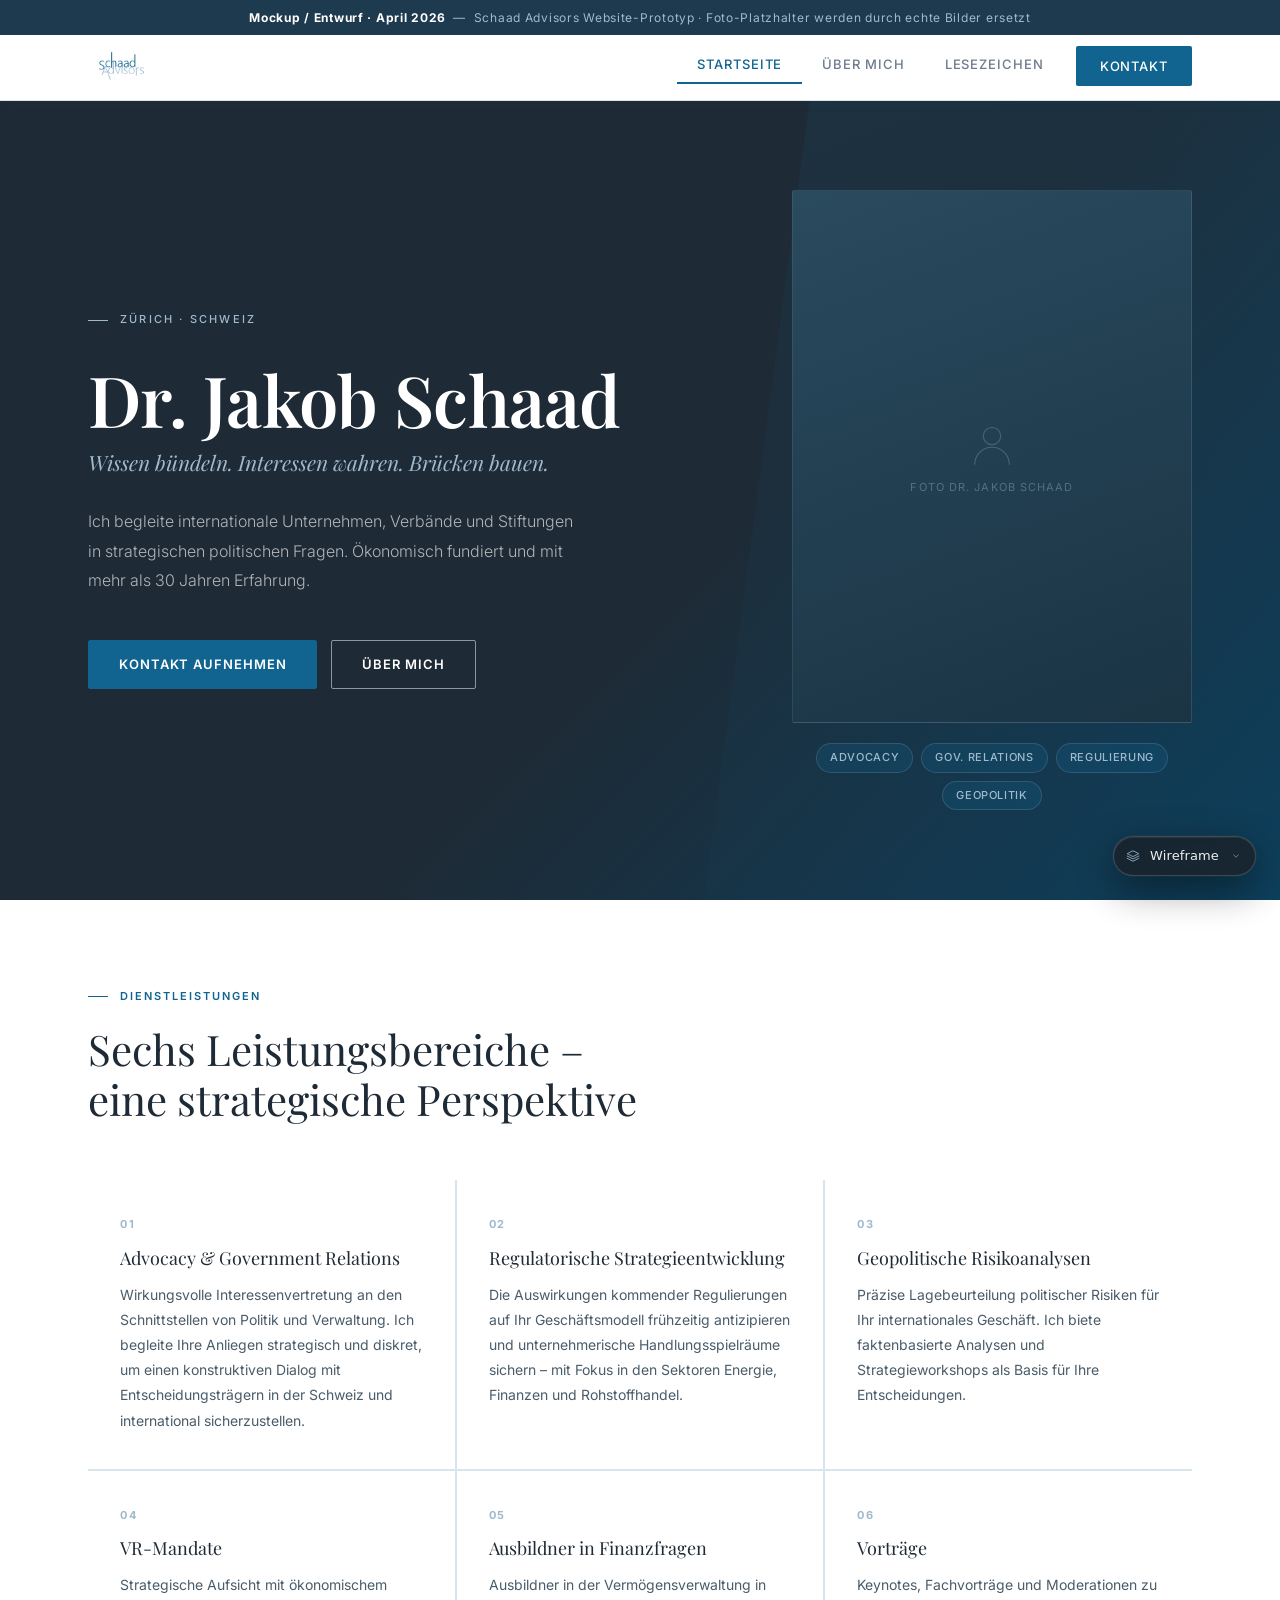
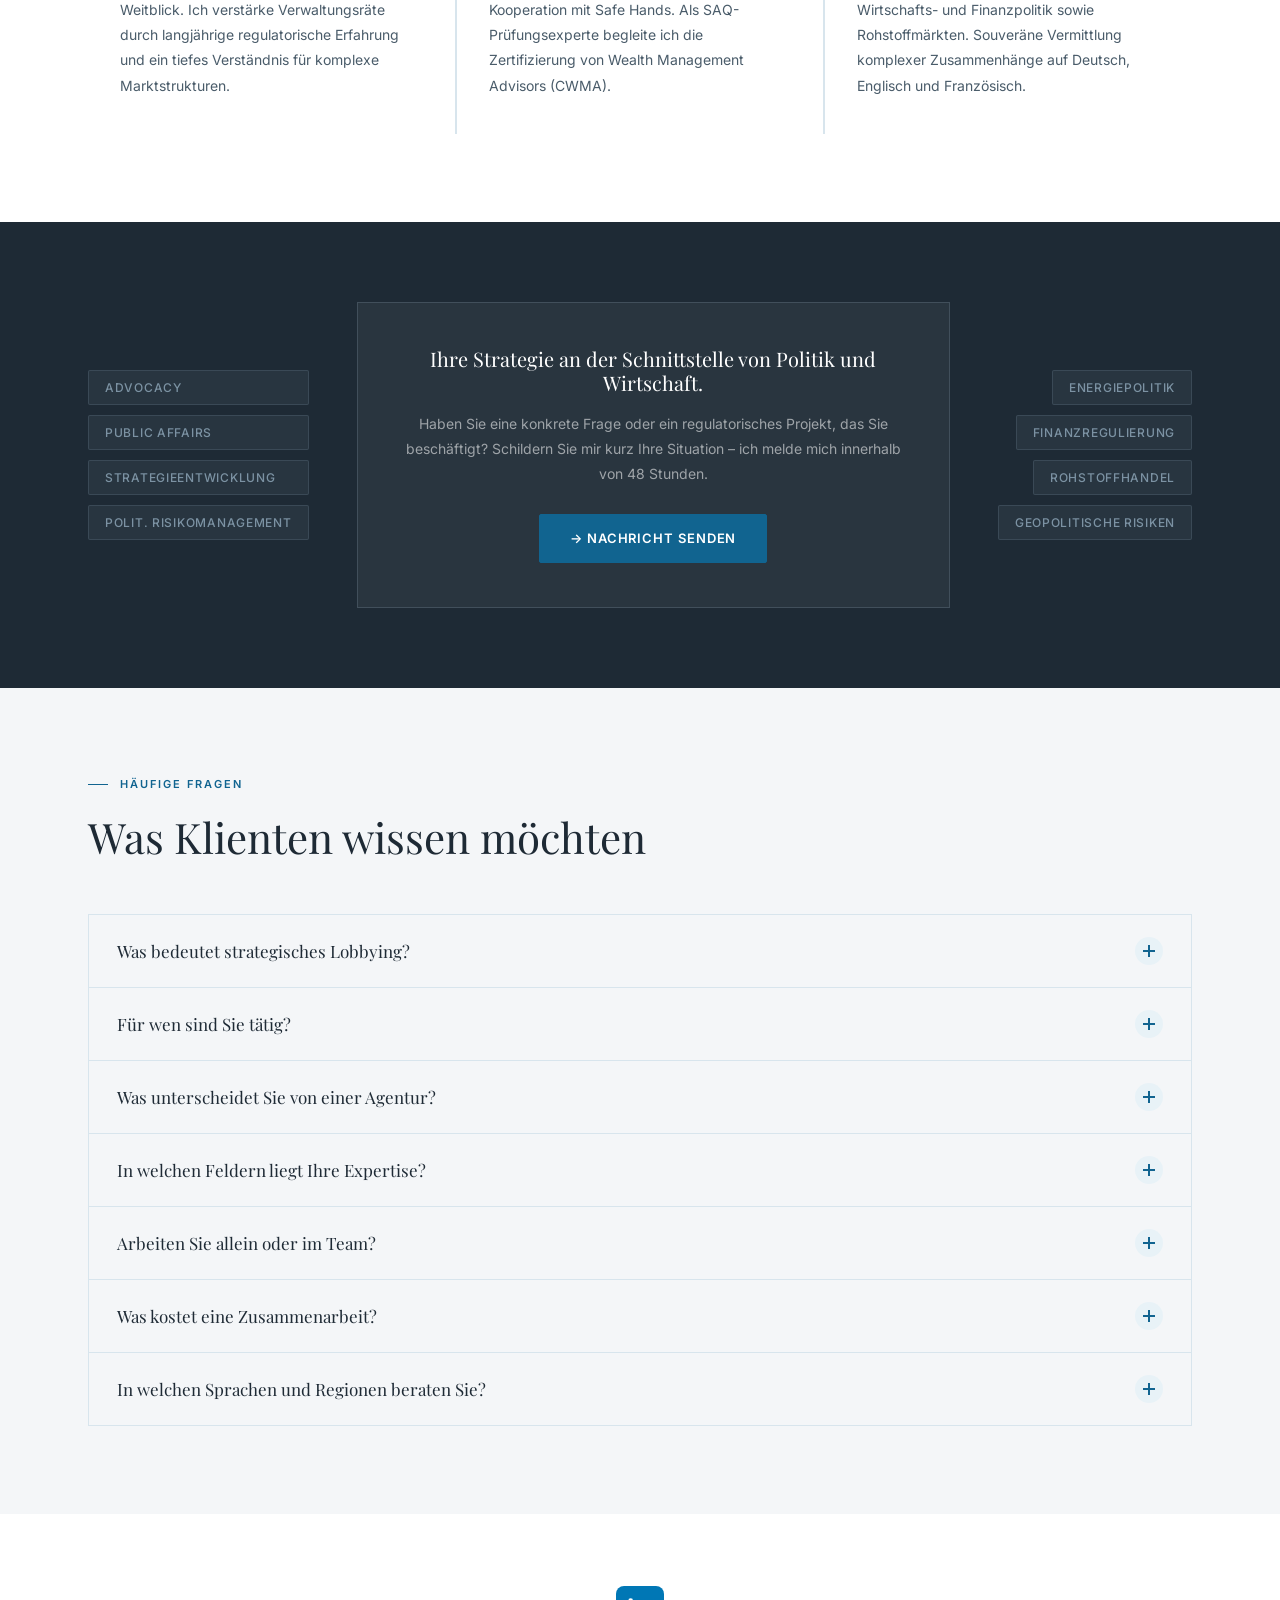
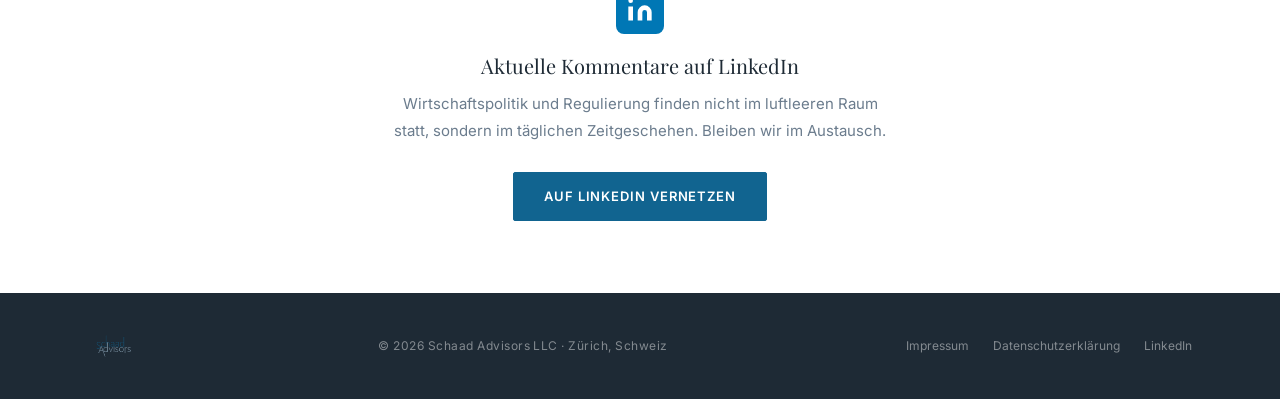
<file: wireframe/index.html>
<!DOCTYPE html>
<html lang="de">
<head>
<meta charset="UTF-8">
<meta name="viewport" content="width=device-width, initial-scale=1.0">
<title>Schaad Advisors – Dr. Jakob Schaad</title>
<link rel="icon" href="data:image/svg+xml,%3Csvg xmlns='http://www.w3.org/2000/svg' viewBox='0 0 100 100'%3E%3Crect width='100' height='100' fill='%23116490'/%3E%3Ctext x='50' y='62' text-anchor='middle' font-family='system-ui,sans-serif' font-weight='700' font-size='42' fill='white'%3ES%3C/text%3E%3C/svg%3E">
<link href="https://fonts.googleapis.com/css2?family=Playfair+Display:ital,wght@0,400;0,600;1,400&family=Inter:wght@300;400;500;600&display=swap" rel="stylesheet">
<style>
*,*::before,*::after{box-sizing:border-box;margin:0;padding:0}
:root{
  --blue:#116490;--blue-dark:#0d4f72;--blue-light:#9FBACD;--blue-pale:#e8f2f7;
  --charcoal:#1e2a35;--mid:#6b7c8d;--light:#f4f6f8;--white:#fff;
  --gold:#b5910a;--border:#d8e5ed;
}
html{scroll-behavior:smooth}
body{font-family:'Inter',sans-serif;color:var(--charcoal);background:var(--white);font-size:16px;line-height:1.6}
h1,h2,h3,h4{font-family:'Playfair Display',serif;font-weight:400;line-height:1.2}
a{color:inherit;text-decoration:none}
img{max-width:100%;display:block}

/* MOCKUP BANNER */
.mockup-banner{background:#1e3a4f;color:#9FBACD;font-size:12px;letter-spacing:.06em;
  text-align:center;padding:8px 20px;position:fixed;top:0;left:0;right:0;z-index:300}
.mockup-banner strong{color:#fff}

/* NAV */
nav{position:fixed;top:32px;left:0;right:0;z-index:200;background:rgba(255,255,255,.97);
  border-bottom:1px solid var(--border);box-shadow:0 1px 12px rgba(17,100,144,.07)}
.nav-inner{max-width:1200px;margin:0 auto;padding:0 48px;display:flex;align-items:center;
  justify-content:space-between;height:68px}
.nav-logo img{height:34px;width:auto;cursor:pointer}
.nav-links{display:flex;gap:0;list-style:none}
.nav-links li a{display:block;padding:8px 20px;font-size:13px;font-weight:500;
  letter-spacing:.07em;text-transform:uppercase;color:var(--mid);
  transition:color .2s;border-bottom:2px solid transparent}
.nav-links li a:hover{color:var(--blue)}
.nav-links li a.active{color:var(--blue);border-bottom-color:var(--blue)}
.nav-cta-btn{background:var(--blue);color:var(--white)!important;
  padding:10px 24px!important;border-radius:2px;margin-left:12px;
  transition:background .2s!important;border-bottom:none!important}
.nav-cta-btn:hover{background:var(--blue-dark)!important}

/* PAGE SYSTEM */
.page{display:none;padding-top:100px;min-height:100vh}
.page.active{display:block}

/* SHARED */
.wrap{max-width:1200px;margin:0 auto;padding:0 48px}
section{padding:88px 0}
.eyebrow{font-size:11px;font-weight:600;letter-spacing:.18em;text-transform:uppercase;
  color:var(--blue);display:flex;align-items:center;gap:12px;margin-bottom:18px}
.eyebrow::before{content:'';width:20px;height:1px;background:var(--blue);flex-shrink:0}
.section-title{font-size:clamp(28px,3.5vw,42px);color:var(--charcoal);margin-bottom:20px}
.section-lead{font-size:17px;color:var(--mid);line-height:1.85;max-width:600px}
.btn{display:inline-block;padding:13px 30px;border-radius:2px;font-size:13px;
  font-weight:600;letter-spacing:.07em;text-transform:uppercase;transition:all .2s;cursor:pointer}
.btn-primary{background:var(--blue);color:var(--white);border:1px solid var(--blue)}
.btn-primary:hover{background:var(--blue-dark);border-color:var(--blue-dark)}
.btn-outline{background:transparent;color:var(--blue);border:1px solid var(--blue)}
.btn-outline:hover{background:var(--blue-pale)}
.btn-outline-white{background:transparent;color:var(--white);border:1px solid rgba(255,255,255,.5)}
.btn-outline-white:hover{background:rgba(255,255,255,.1);border-color:#fff}

/* ===== PAGE 1: STARTSEITE ===== */

/* HERO */
#hero{padding:0;min-height:calc(100vh - 100px);display:flex;align-items:center;
  background:linear-gradient(135deg,var(--charcoal) 55%,#0d3f5c 100%);
  position:relative;overflow:hidden}
#hero::before{content:'';position:absolute;right:-10%;top:0;bottom:0;width:55%;
  background:linear-gradient(160deg,rgba(17,100,144,.12),transparent);clip-path:polygon(15% 0,100% 0,100% 100%,0% 100%)}
.hero-inner{position:relative;z-index:2;display:grid;grid-template-columns:1fr 400px;
  gap:80px;align-items:center;width:100%;max-width:1200px;margin:0 auto;padding:80px 48px}
.hero-eyebrow{font-size:11px;letter-spacing:.2em;text-transform:uppercase;
  color:var(--blue-light);font-weight:500;margin-bottom:28px;
  display:flex;align-items:center;gap:12px}
.hero-eyebrow::before{content:'';width:20px;height:1px;background:var(--blue-light)}
.hero-name{font-size:clamp(42px,5.5vw,72px);color:#fff;font-weight:600;
  margin-bottom:6px;letter-spacing:-.01em}
.hero-claim{font-size:clamp(16px,2vw,21px);color:var(--blue-light);
  font-family:'Playfair Display',serif;font-style:italic;margin-bottom:28px;line-height:1.5}
.hero-sub{font-size:16px;color:rgba(255,255,255,.65);max-width:500px;
  line-height:1.85;margin-bottom:44px;font-weight:300}
.hero-ctas{display:flex;gap:14px;flex-wrap:wrap}
.hero-photo-col{display:flex;flex-direction:column;gap:20px;align-items:center}
.hero-photo{width:100%;aspect-ratio:3/4;background:linear-gradient(160deg,#2a4a5e,#1a3444);
  border:1px solid rgba(159,186,205,.15);border-radius:2px;
  display:flex;align-items:center;justify-content:center;flex-direction:column;gap:10px}
.hero-photo svg{width:52px;height:52px;opacity:.3;stroke:var(--blue-light);fill:none;stroke-width:1.2}
.hero-photo-note{font-size:11px;color:rgba(159,186,205,.4);letter-spacing:.1em;
  text-transform:uppercase;text-align:center}
.hero-tags{display:flex;flex-wrap:wrap;gap:8px;justify-content:center}
.hero-tag{background:rgba(17,100,144,.25);border:1px solid rgba(159,186,205,.2);
  color:var(--blue-light);font-size:11px;font-weight:500;letter-spacing:.06em;
  padding:5px 13px;border-radius:20px;text-transform:uppercase}

/* LEISTUNGEN */
#leistungen{background:var(--white)}
.leistungen-grid{display:grid;grid-template-columns:repeat(3,1fr);gap:2px;
  background:var(--border);margin-top:56px}
.leistung-card{background:var(--white);padding:36px 32px;transition:background .2s,box-shadow .2s}
.leistung-card:hover{background:#f7fbfd;box-shadow:inset 0 0 0 1px var(--blue-light)}
.leistung-num{font-size:11px;font-weight:700;letter-spacing:.15em;color:var(--blue-light);
  margin-bottom:14px;display:block}
.leistung-title{font-size:18px;color:var(--charcoal);margin-bottom:12px}
.leistung-desc{font-size:14px;color:#4a5c6a;line-height:1.8}

/* CTA SECTION */
#cta-section{background:var(--charcoal);padding:80px 0}
.cta-inner{max-width:1200px;margin:0 auto;padding:0 48px;
  display:grid;grid-template-columns:1fr auto 1fr;gap:48px;align-items:center}
.cta-tags{display:flex;flex-direction:column;gap:10px}
.cta-tags.right{align-items:flex-end}
.cta-tag{background:rgba(159,186,205,.08);border:1px solid rgba(159,186,205,.15);
  color:rgba(159,186,205,.7);font-size:12px;font-weight:500;letter-spacing:.06em;
  padding:7px 16px;border-radius:2px;text-transform:uppercase;white-space:nowrap}
.cta-box{background:rgba(255,255,255,.05);border:1px solid rgba(159,186,205,.2);
  padding:44px 40px;text-align:center;min-width:360px}
.cta-box-title{font-size:20px;color:#fff;margin-bottom:16px}
.cta-box-sub{font-size:14px;color:rgba(255,255,255,.55);line-height:1.8;margin-bottom:28px}

/* FAQ */
#faq{background:var(--light)}
.faq-list{margin-top:52px;border:1px solid var(--border)}
.faq-item{border-bottom:1px solid var(--border)}
.faq-item:last-child{border-bottom:none}
.faq-q{width:100%;background:none;border:none;padding:22px 28px;
  display:flex;align-items:center;justify-content:space-between;
  font-family:'Playfair Display',serif;font-size:17px;color:var(--charcoal);
  cursor:pointer;text-align:left;gap:16px;transition:background .2s}
.faq-q:hover{background:#eef4f8}
.faq-q.open{background:var(--blue-pale);color:var(--blue)}
.faq-icon{width:28px;height:28px;border-radius:50%;background:var(--blue-pale);
  display:flex;align-items:center;justify-content:center;flex-shrink:0;transition:all .2s}
.faq-q.open .faq-icon{background:var(--blue)}
.faq-icon span{display:block;width:12px;height:1.5px;background:var(--blue);position:relative;transition:.2s}
.faq-q.open .faq-icon span{background:#fff}
.faq-icon span::after{content:'';position:absolute;width:1.5px;height:12px;
  background:inherit;top:-5px;left:5px;transition:opacity .2s}
.faq-q.open .faq-icon span::after{opacity:0}
.faq-a{display:none;padding:0 28px 24px 28px;font-size:15px;color:#4a5c6a;line-height:1.85;
  border-top:1px solid var(--border);padding-top:20px}
.faq-item.open .faq-a{display:block}

/* LINKEDIN */
#linkedin-section{background:var(--white);padding:72px 0;text-align:center}
.linkedin-inner{max-width:600px;margin:0 auto;padding:0 48px}
.linkedin-icon{width:48px;height:48px;background:#0077b5;border-radius:8px;
  display:flex;align-items:center;justify-content:center;margin:0 auto 20px}
.linkedin-icon svg{width:28px;height:28px;fill:#fff}
.linkedin-title{font-size:20px;color:var(--charcoal);margin-bottom:12px}
.linkedin-sub{font-size:15px;color:var(--mid);line-height:1.8;margin-bottom:28px}

/* FOOTER */
footer{background:var(--charcoal);color:rgba(255,255,255,.45);padding:40px 0}
.footer-inner{max-width:1200px;margin:0 auto;padding:0 48px;
  display:flex;justify-content:space-between;align-items:center;flex-wrap:wrap;gap:20px}
.footer-logo img{height:26px;opacity:.6;cursor:pointer}
.footer-text{font-size:12px;letter-spacing:.04em}
.footer-links{display:flex;gap:24px;font-size:12px}
.footer-links a:hover{color:#fff}

/* ===== PAGE 2: ÜBER ===== */
#page-ueber{background:var(--white)}
.ueber-hero{background:linear-gradient(135deg,var(--charcoal) 60%,#0d3f5c 100%);
  padding:80px 0}
.ueber-hero-inner{max-width:1200px;margin:0 auto;padding:0 48px;
  display:grid;grid-template-columns:1fr 340px;gap:80px;align-items:center}
.ueber-hero-eyebrow{color:var(--blue-light)!important}
.ueber-hero-eyebrow::before{background:var(--blue-light)!important}
.ueber-hero-title{color:#fff;font-size:clamp(30px,4vw,48px);margin-bottom:24px}
.ueber-hero-text{font-size:16px;color:rgba(255,255,255,.65);line-height:1.9;font-weight:300}
.ueber-hero-text p+p{margin-top:16px}
.ueber-photo{width:100%;aspect-ratio:3/4;background:linear-gradient(160deg,#2a4a5e,#1a3444);
  border:1px solid rgba(159,186,205,.15);display:flex;align-items:center;
  justify-content:center;flex-direction:column;gap:10px}
.ueber-photo svg{width:52px;height:52px;opacity:.3;stroke:var(--blue-light);fill:none;stroke-width:1.2}
.ueber-photo-note{font-size:11px;color:rgba(159,186,205,.4);letter-spacing:.1em;
  text-transform:uppercase;text-align:center}

/* KARRIERE AKKORDEON */
#karriere-section{background:var(--light)}
.karriere-intro{font-size:16px;color:var(--mid);line-height:1.85;max-width:700px;margin-top:16px}
.akkordeon{margin-top:52px;border:1px solid var(--border)}
.akk-item{border-bottom:1px solid var(--border)}
.akk-item:last-child{border-bottom:none}
.akk-q{width:100%;background:none;border:none;padding:22px 28px;
  display:flex;align-items:flex-start;gap:20px;cursor:pointer;text-align:left;
  transition:background .2s}
.akk-q:hover{background:#eef4f8}
.akk-q.open{background:var(--blue-pale)}
.akk-icon{width:32px;height:32px;border-radius:50%;background:var(--blue-pale);
  display:flex;align-items:center;justify-content:center;flex-shrink:0;margin-top:2px;transition:all .2s}
.akk-q.open .akk-icon{background:var(--blue)}
.akk-icon-inner{width:12px;height:1.5px;background:var(--blue);position:relative;transition:.2s}
.akk-q.open .akk-icon-inner{background:#fff}
.akk-icon-inner::after{content:'';position:absolute;width:1.5px;height:12px;
  background:inherit;top:-5px;left:5px;transition:opacity .2s}
.akk-q.open .akk-icon-inner::after{opacity:0}
.akk-label{flex:1}
.akk-org{font-size:11px;font-weight:600;letter-spacing:.1em;text-transform:uppercase;
  color:var(--blue);margin-bottom:4px}
.akk-role{font-family:'Playfair Display',serif;font-size:17px;color:var(--charcoal)}
.akk-q.open .akk-role{color:var(--blue)}
.akk-a{display:none;padding:20px 28px 26px 80px;font-size:15px;color:#4a5c6a;
  line-height:1.85;border-top:1px solid var(--border)}
.akk-item.open .akk-a{display:block}

/* PERSPEKTIVE */
#perspektive{background:var(--white)}
.perspektive-grid{display:grid;grid-template-columns:1fr 1fr;gap:64px;margin-top:52px}
.perspektive-block{padding:36px;border:1px solid var(--border);border-top:3px solid var(--blue)}
.perspektive-block h3{font-size:20px;color:var(--charcoal);margin-bottom:16px}
.perspektive-block p{font-size:15px;color:#4a5c6a;line-height:1.85}

/* ENGAGEMENTS */
#engagements{background:var(--light)}
.eng-grid{display:grid;grid-template-columns:repeat(3,1fr);gap:24px;margin-top:52px}
.eng-card{background:var(--white);border:1px solid var(--border);
  border-top:3px solid var(--blue);padding:28px}
.eng-title{font-size:11px;font-weight:600;letter-spacing:.1em;
  text-transform:uppercase;color:var(--blue);margin-bottom:10px}
.eng-role{font-family:'Playfair Display',serif;font-size:17px;
  color:var(--charcoal);margin-bottom:10px}
.eng-desc{font-size:14px;color:#4a5c6a;line-height:1.75}

/* NETZWERK */
#netzwerk{background:var(--white)}
.netz-grid{display:grid;grid-template-columns:repeat(3,1fr);gap:32px;margin-top:52px}
.netz-card{text-align:center;padding:36px 28px;border:1px solid var(--border)}
.netz-photo{width:100px;height:100px;border-radius:50%;
  background:linear-gradient(135deg,var(--blue-pale),#c8dce8);
  margin:0 auto 20px;display:flex;align-items:center;justify-content:center}
.netz-photo svg{width:44px;height:44px;fill:none;stroke:var(--blue);stroke-width:1.2;opacity:.5}
.netz-name{font-family:'Playfair Display',serif;font-size:18px;
  color:var(--charcoal);margin-bottom:6px}
.netz-role{font-size:11px;font-weight:600;letter-spacing:.1em;
  text-transform:uppercase;color:var(--blue);margin-bottom:14px}
.netz-desc{font-size:14px;color:#4a5c6a;line-height:1.75}

/* ÜBER CTA */
.ueber-cta-section{background:var(--blue-pale);padding:72px 0;text-align:center}
.ueber-cta-inner{max-width:640px;margin:0 auto;padding:0 48px}
.ueber-cta-title{font-size:clamp(22px,3vw,32px);color:var(--charcoal);margin-bottom:16px}
.ueber-cta-sub{font-size:16px;color:var(--mid);line-height:1.8;margin-bottom:32px}

/* ===== PAGE 3: KONTAKT ===== */
#page-kontakt{background:var(--white)}
.kontakt-hero{background:var(--charcoal);padding:80px 0}
.kontakt-hero-inner{max-width:1200px;margin:0 auto;padding:0 48px;
  display:grid;grid-template-columns:1fr 1fr;gap:80px;align-items:center}
.kontakt-hero-photo{aspect-ratio:4/3;background:linear-gradient(160deg,#2a4a5e,#1a3444);
  border:1px solid rgba(159,186,205,.15);display:flex;align-items:center;
  justify-content:center;flex-direction:column;gap:10px}
.kontakt-hero-photo svg{width:52px;height:52px;opacity:.25;stroke:var(--blue-light);fill:none;stroke-width:1.2}
.kontakt-photo-note{font-size:11px;color:rgba(159,186,205,.35);letter-spacing:.1em;
  text-transform:uppercase;text-align:center}
.kontakt-hero-title{color:#fff;font-size:clamp(26px,3.5vw,40px);margin-bottom:20px}
.kontakt-hero-sub{font-size:15px;color:rgba(255,255,255,.6);line-height:1.85;margin-bottom:28px}
.kontakt-badges{display:flex;gap:10px;flex-wrap:wrap}
.kontakt-badge{background:rgba(255,255,255,.08);border:1px solid rgba(159,186,205,.2);
  color:var(--blue-light);font-size:12px;font-weight:600;letter-spacing:.08em;
  padding:7px 16px;border-radius:2px;text-transform:uppercase}
.kontakt-form-section{padding:80px 0;background:var(--white)}
.kontakt-form-inner{max-width:700px;margin:0 auto;padding:0 48px}
.kontakt-form-title{font-size:clamp(24px,3vw,34px);color:var(--charcoal);margin-bottom:10px}
.kontakt-form-sub{font-size:15px;color:var(--mid);line-height:1.8;margin-bottom:44px}
.form-group{margin-bottom:22px}
.form-label{font-size:11px;font-weight:600;letter-spacing:.1em;text-transform:uppercase;
  color:var(--mid);display:block;margin-bottom:8px}
.form-input,.form-select,.form-textarea{width:100%;background:var(--white);
  border:1px solid var(--border);padding:13px 16px;border-radius:2px;
  font-family:'Inter',sans-serif;font-size:15px;color:var(--charcoal);
  outline:none;transition:border-color .2s}
.form-input:focus,.form-textarea:focus,.form-select:focus{border-color:var(--blue)}
.form-textarea{resize:vertical;min-height:130px}
.form-row{display:grid;grid-template-columns:1fr 1fr;gap:22px}
.form-submit{background:var(--blue);color:#fff;border:none;padding:14px 36px;
  border-radius:2px;font-size:13px;font-weight:600;letter-spacing:.08em;
  text-transform:uppercase;cursor:pointer;transition:background .2s}
.form-submit:hover{background:var(--blue-dark)}
.kontakt-info-section{background:var(--light);padding:60px 0}
.kontakt-info-inner{max-width:700px;margin:0 auto;padding:0 48px;
  display:flex;gap:48px;justify-content:center;flex-wrap:wrap}
.kontakt-info-item{text-align:center}
.kontakt-info-label{font-size:11px;font-weight:600;letter-spacing:.12em;
  text-transform:uppercase;color:var(--blue);margin-bottom:6px}
.kontakt-info-val{font-size:15px;color:var(--charcoal)}

/* ===== PAGE 4: LESEZEICHEN ===== */
#page-lesezeichen{background:var(--white)}
.lesez-hero{background:linear-gradient(135deg,var(--charcoal) 60%,#0d3f5c);padding:80px 0}
.lesez-hero-inner{max-width:1200px;margin:0 auto;padding:0 48px}
.lesez-hero-title{color:#fff;font-size:clamp(30px,4vw,48px);margin-bottom:20px}
.lesez-hero-sub{font-size:16px;color:rgba(255,255,255,.6);line-height:1.9;
  max-width:660px;font-weight:300}
.lesez-hero-quote{font-family:'Playfair Display',serif;font-style:italic;
  font-size:20px;color:var(--blue-light);margin-bottom:24px;line-height:1.5}
.lesez-content{padding:72px 0;background:var(--white)}
.lesez-inner{max-width:1200px;margin:0 auto;padding:0 48px}
.lesez-filters{display:flex;gap:10px;margin-bottom:52px;flex-wrap:wrap}
.lesez-filter{background:none;border:1px solid var(--border);padding:9px 22px;
  border-radius:20px;font-size:13px;font-weight:500;color:var(--mid);
  cursor:pointer;transition:all .2s;font-family:'Inter',sans-serif}
.lesez-filter:hover,.lesez-filter.active{background:var(--blue);color:#fff;border-color:var(--blue)}
.lesez-grid{display:grid;grid-template-columns:repeat(3,1fr);gap:28px}
.lesez-card{border:1px solid var(--border);overflow:hidden;transition:box-shadow .2s,transform .2s}
.lesez-card:hover{box-shadow:0 8px 32px rgba(17,100,144,.1);transform:translateY(-2px)}
.lesez-cover{height:200px;background:linear-gradient(135deg,var(--blue-pale),#c8dce8);
  display:flex;align-items:center;justify-content:center;position:relative}
.lesez-cover.alt1{background:linear-gradient(135deg,#e8f0f7,#c8d8e8)}
.lesez-cover.alt2{background:linear-gradient(135deg,#f0f4f8,#dde8f0)}
.lesez-cover.alt3{background:linear-gradient(135deg,#e4edf5,#bdd0e0)}
.lesez-cover-type{position:absolute;top:14px;right:14px;font-size:10px;
  font-weight:600;letter-spacing:.12em;text-transform:uppercase;
  background:var(--blue);color:#fff;padding:4px 10px;border-radius:2px}
.lesez-cover-icon{width:60px;height:80px;background:rgba(17,100,144,.1);
  border:1px solid rgba(17,100,144,.15);display:flex;align-items:center;
  justify-content:center;border-radius:2px}
.lesez-cover-icon svg{width:28px;height:28px;fill:none;stroke:var(--blue);
  stroke-width:1.5;opacity:.5}
.lesez-body{padding:24px}
.lesez-cat{font-size:10px;font-weight:700;letter-spacing:.14em;text-transform:uppercase;
  color:var(--blue);margin-bottom:8px}
.lesez-title{font-family:'Playfair Display',serif;font-size:17px;color:var(--charcoal);
  margin-bottom:8px;line-height:1.35}
.lesez-author{font-size:13px;color:var(--mid);margin-bottom:14px}
.lesez-take{background:var(--blue-pale);border-left:3px solid var(--blue);
  padding:12px 14px;margin-top:12px}
.lesez-take-label{font-size:10px;font-weight:700;letter-spacing:.1em;
  text-transform:uppercase;color:var(--blue);margin-bottom:4px}
.lesez-take-text{font-size:13px;color:#4a5c6a;line-height:1.7;font-style:italic}

</style>
<link rel="stylesheet" href="../shared/service-menu.css?v=3">
</head>
<body>

<div class="mockup-banner">
  <strong>Mockup / Entwurf · April 2026</strong> &nbsp;—&nbsp; Schaad Advisors Website-Prototyp · Foto-Platzhalter werden durch echte Bilder ersetzt
</div>

<!-- NAVIGATION -->
<nav>
  <div class="nav-inner">
    <a class="nav-logo" onclick="showPage('startseite')">
      <img src="[data-uri]" alt="Schaad Advisors">
    </a>
    <ul class="nav-links">
      <li><a href="#" onclick="showPage('startseite')" id="nav-startseite" class="active">Startseite</a></li>
      <li><a href="#" onclick="showPage('ueber')" id="nav-ueber">Über mich</a></li>
      <li><a href="#" onclick="showPage('lesezeichen')" id="nav-lesezeichen">Lesezeichen</a></li>
      <li><a href="#" onclick="showPage('kontakt')" id="nav-kontakt" class="nav-cta-btn">Kontakt</a></li>
    </ul>
  </div>
</nav>

<!-- ========== SEITE 1: STARTSEITE ========== -->
<div id="page-startseite" class="page active">

  <!-- HERO -->
  <section id="hero">
    <div class="hero-inner">
      <div class="hero-text">
        <p class="hero-eyebrow">Zürich · Schweiz</p>
        <h1 class="hero-name">Dr. Jakob Schaad</h1>
        <p class="hero-claim">Wissen bündeln. Interessen wahren. Brücken bauen.</p>
        <p class="hero-sub">Ich begleite internationale Unternehmen, Verbände und Stiftungen in strategischen politischen Fragen. Ökonomisch fundiert und mit mehr als 30 Jahren Erfahrung.</p>
        <div class="hero-ctas">
          <a class="btn btn-primary" onclick="showPage('kontakt')">Kontakt aufnehmen</a>
          <a class="btn btn-outline-white" onclick="showPage('ueber')">Über mich</a>
        </div>
      </div>
      <div class="hero-photo-col">
        <div class="hero-photo">
          <svg viewBox="0 0 60 60"><circle cx="30" cy="22" r="10"/><path d="M10 55c0-11 8.95-20 20-20s20 9 20 20"/></svg>
          <p class="hero-photo-note">Foto Dr. Jakob Schaad</p>
        </div>
        <div class="hero-tags">
          <span class="hero-tag">Advocacy</span>
          <span class="hero-tag">Gov. Relations</span>
          <span class="hero-tag">Regulierung</span>
          <span class="hero-tag">Geopolitik</span>
        </div>
      </div>
    </div>
  </section>

  <!-- LEISTUNGEN -->
  <section id="leistungen">
    <div class="wrap">
      <p class="eyebrow">Dienstleistungen</p>
      <h2 class="section-title">Sechs Leistungsbereiche –<br>eine strategische Perspektive</h2>
      <div class="leistungen-grid">
        <div class="leistung-card">
          <span class="leistung-num">01</span>
          <h3 class="leistung-title">Advocacy &amp; Government Relations</h3>
          <p class="leistung-desc">Wirkungsvolle Interessenvertretung an den Schnittstellen von Politik und Verwaltung. Ich begleite Ihre Anliegen strategisch und diskret, um einen konstruktiven Dialog mit Entscheidungsträgern in der Schweiz und international sicherzustellen.</p>
        </div>
        <div class="leistung-card">
          <span class="leistung-num">02</span>
          <h3 class="leistung-title">Regulatorische Strategieentwicklung</h3>
          <p class="leistung-desc">Die Auswirkungen kommender Regulierungen auf Ihr Geschäftsmodell frühzeitig antizipieren und unternehmerische Handlungsspielräume sichern – mit Fokus in den Sektoren Energie, Finanzen und Rohstoffhandel.</p>
        </div>
        <div class="leistung-card">
          <span class="leistung-num">03</span>
          <h3 class="leistung-title">Geopolitische Risikoanalysen</h3>
          <p class="leistung-desc">Präzise Lagebeurteilung politischer Risiken für Ihr internationales Geschäft. Ich biete faktenbasierte Analysen und Strategieworkshops als Basis für Ihre Entscheidungen.</p>
        </div>
        <div class="leistung-card">
          <span class="leistung-num">04</span>
          <h3 class="leistung-title">VR-Mandate</h3>
          <p class="leistung-desc">Strategische Aufsicht mit ökonomischem Weitblick. Ich verstärke Verwaltungsräte durch langjährige regulatorische Erfahrung und ein tiefes Verständnis für komplexe Marktstrukturen.</p>
        </div>
        <div class="leistung-card">
          <span class="leistung-num">05</span>
          <h3 class="leistung-title">Ausbildner in Finanzfragen</h3>
          <p class="leistung-desc">Ausbildner in der Vermögensverwaltung in Kooperation mit Safe Hands. Als SAQ-Prüfungsexperte begleite ich die Zertifizierung von Wealth Management Advisors (CWMA).</p>
        </div>
        <div class="leistung-card">
          <span class="leistung-num">06</span>
          <h3 class="leistung-title">Vorträge</h3>
          <p class="leistung-desc">Keynotes, Fachvorträge und Moderationen zu Wirtschafts- und Finanzpolitik sowie Rohstoffmärkten. Souveräne Vermittlung komplexer Zusammenhänge auf Deutsch, Englisch und Französisch.</p>
        </div>
      </div>
    </div>
  </section>

  <!-- CTA SECTION -->
  <div id="cta-section">
    <div class="cta-inner">
      <div class="cta-tags">
        <span class="cta-tag">Advocacy</span>
        <span class="cta-tag">Public Affairs</span>
        <span class="cta-tag">Strategieentwicklung</span>
        <span class="cta-tag">Polit. Risikomanagement</span>
      </div>
      <div class="cta-box">
        <h2 class="cta-box-title">Ihre Strategie an der Schnittstelle von Politik und Wirtschaft.</h2>
        <p class="cta-box-sub">Haben Sie eine konkrete Frage oder ein regulatorisches Projekt, das Sie beschäftigt? Schildern Sie mir kurz Ihre Situation – ich melde mich innerhalb von 48 Stunden.</p>
        <a class="btn btn-primary" onclick="showPage('kontakt')">→ Nachricht senden</a>
      </div>
      <div class="cta-tags right">
        <span class="cta-tag">Energiepolitik</span>
        <span class="cta-tag">Finanzregulierung</span>
        <span class="cta-tag">Rohstoffhandel</span>
        <span class="cta-tag">Geopolitische Risiken</span>
      </div>
    </div>
  </div>

  <!-- FAQ -->
  <section id="faq">
    <div class="wrap">
      <p class="eyebrow">Häufige Fragen</p>
      <h2 class="section-title">Was Klienten wissen möchten</h2>
      <div class="faq-list" id="faq-list">
        <div class="faq-item">
          <button class="faq-q" onclick="toggleFaq(this)">
            <span>Was bedeutet strategisches Lobbying?</span>
            <div class="faq-icon"><span></span></div>
          </button>
          <div class="faq-a">Lobbying ist das professionelle Einbringen von Fakten in den politischen Prozess. Meine Arbeit basiert auf Transparenz und Sachpolitik, um den Dialog zwischen Wirtschaft und Politik in der Schweiz legitim und wirksam zu gestalten.</div>
        </div>
        <div class="faq-item">
          <button class="faq-q" onclick="toggleFaq(this)">
            <span>Für wen sind Sie tätig?</span>
            <div class="faq-icon"><span></span></div>
          </button>
          <div class="faq-a">Ich berate internationale Unternehmen, Verbände und Stiftungen in komplexen Märkten – insbesondere in den Sektoren Energie, Finanzen und Rohstoffhandel. Meine Klienten schätzen meine Erfahrung und den direkten Zugang zu Entscheidungsträgern.</div>
        </div>
        <div class="faq-item">
          <button class="faq-q" onclick="toggleFaq(this)">
            <span>Was unterscheidet Sie von einer Agentur?</span>
            <div class="faq-icon"><span></span></div>
          </button>
          <div class="faq-a">Sie arbeiten direkt mit mir zusammen. Mein Vorteil ist die doppelte Perspektive: Ich kenne das politische System als ehemaliger Regierungsberater von innen und als Interessenvertreter von aussen.</div>
        </div>
        <div class="faq-item">
          <button class="faq-q" onclick="toggleFaq(this)">
            <span>In welchen Feldern liegt Ihre Expertise?</span>
            <div class="faq-icon"><span></span></div>
          </button>
          <div class="faq-a">Meine Schwerpunkte sind die Energiepolitik, Finanzmarktregulierung, der Rohstoffhandel sowie die Analyse geopolitischer Risiken. Ich agiere dabei auf kantonaler, nationaler und internationaler Ebene.</div>
        </div>
        <div class="faq-item">
          <button class="faq-q" onclick="toggleFaq(this)">
            <span>Arbeiten Sie allein oder im Team?</span>
            <div class="faq-icon"><span></span></div>
          </button>
          <div class="faq-a">Ich berate persönlich und exklusiv. Für spezifische rechtliche oder kommunikative Fachfragen greife ich auf ein eingespieltes Experten-Netzwerk zurück, behalte aber stets die strategische Federführung.</div>
        </div>
        <div class="faq-item">
          <button class="faq-q" onclick="toggleFaq(this)">
            <span>Was kostet eine Zusammenarbeit?</span>
            <div class="faq-icon"><span></span></div>
          </button>
          <div class="faq-a">Das hängt vom Umfang und der Dauer des Mandats ab. Ich arbeite sowohl auf Stundenbasis als auch mit Retainer-Modellen. Für eine erste Einschätzung: Kontaktieren Sie mich für ein unverbindliches Gespräch.</div>
        </div>
        <div class="faq-item">
          <button class="faq-q" onclick="toggleFaq(this)">
            <span>In welchen Sprachen und Regionen beraten Sie?</span>
            <div class="faq-icon"><span></span></div>
          </button>
          <div class="faq-a">Ich berate auf Deutsch, Englisch und Französisch. Mein Netzwerk umfasst die Schweiz sowie internationale Gremien (EU, IWF). Ich begleite Kunden sowohl beim Markteintritt in die Schweiz als auch bei der globalen Positionierung.</div>
        </div>
      </div>
    </div>
  </section>

  <!-- LINKEDIN -->
  <section id="linkedin-section">
    <div class="linkedin-inner">
      <div class="linkedin-icon">
        <svg viewBox="0 0 24 24"><path d="M16 8a6 6 0 016 6v7h-4v-7a2 2 0 00-2-2 2 2 0 00-2 2v7h-4v-7a6 6 0 016-6z"/><rect x="2" y="9" width="4" height="12"/><circle cx="4" cy="4" r="2"/></svg>
      </div>
      <h2 class="linkedin-title">Aktuelle Kommentare auf LinkedIn</h2>
      <p class="linkedin-sub">Wirtschaftspolitik und Regulierung finden nicht im luftleeren Raum statt, sondern im täglichen Zeitgeschehen. Bleiben wir im Austausch.</p>
      <a class="btn btn-primary" href="https://linkedin.com/in/jakob-schaad" target="_blank">Auf LinkedIn vernetzen</a>
    </div>
  </section>

  <!-- FOOTER -->
  <footer>
    <div class="footer-inner">
      <div class="footer-logo" onclick="showPage('startseite')">
        <img src="[data-uri]" alt="Schaad Advisors">
      </div>
      <p class="footer-text">© 2026 Schaad Advisors LLC · Zürich, Schweiz</p>
      <div class="footer-links">
        <a href="#">Impressum</a>
        <a href="#">Datenschutzerklärung</a>
        <a href="https://linkedin.com" target="_blank">LinkedIn</a>
      </div>
    </div>
  </footer>
</div>

<!-- ========== SEITE 2: ÜBER MICH ========== -->
<div id="page-ueber" class="page">

  <div class="ueber-hero">
    <div class="ueber-hero-inner">
      <div>
        <p class="eyebrow ueber-hero-eyebrow">Über Schaad Advisors</p>
        <h1 class="ueber-hero-title">Expertise an den Schnittstellen von Wirtschaft, Politik und Regulierung.</h1>
        <div class="ueber-hero-text">
          <p>In einer Welt, in der regulatorische Anforderungen und politische Dynamiken immer komplexer werden, braucht es mehr als nur Fachwissen. Es braucht die Fähigkeit, die Sprache beider Seiten zu sprechen – die der Wirtschaft und die der Politik.</p>
          <p>Als promovierter Ökonom (Dr. oec. publ., Universität Zürich, summa cum laude) blicke ich auf über 30 Jahre Erfahrung zurück, in denen ich Entscheidungsprozesse auf höchster Ebene mitgestaltet habe.</p>
        </div>
      </div>
      <div class="ueber-photo">
        <svg viewBox="0 0 60 60"><circle cx="30" cy="22" r="10"/><path d="M10 55c0-11 8.95-20 20-20s20 9 20 20"/></svg>
        <p class="ueber-photo-note">Foto Dr. Jakob Schaad</p>
      </div>
    </div>
  </div>

  <!-- KARRIERE AKKORDEON -->
  <section id="karriere-section">
    <div class="wrap">
      <p class="eyebrow">Berufsbiografie</p>
      <h2 class="section-title">Stationen meiner Laufbahn</h2>
      <p class="karriere-intro">Von der Wissenschaft über internationale Diplomatie bis ins Herz der schweizerischen Wirtschaftspolitik – und von dort in die strategische Beratung.</p>
      <div class="akkordeon" id="akkordeon">
        <div class="akk-item">
          <button class="akk-q" onclick="toggleAkk(this)">
            <div class="akk-icon"><div class="akk-icon-inner"></div></div>
            <div class="akk-label">
              <p class="akk-org">Internationaler Währungsfonds · Washington D.C.</p>
              <p class="akk-role">Senior Advisor beim Exekutivdirektor des Schweizer Wahlkreises</p>
            </div>
          </button>
          <div class="akk-a">In Washington D.C. vertrat ich schweizerische Interessen in einem globalen Kontext und gewann tiefe Einblicke in die internationale Finanzarchitektur. Ich leitete das Beratungsteam des Exekutivdirektors und war stellvertretender Exekutivdirektor in Schlüsselgremien einschliesslich des Exekutivrats (zweimal entsandt durch die SNB: 1998–2000 und 2004–2006).</div>
        </div>
        <div class="akk-item">
          <button class="akk-q" onclick="toggleAkk(this)">
            <div class="akk-icon"><div class="akk-icon-inner"></div></div>
            <div class="akk-label">
              <p class="akk-org">Schweizerische Nationalbank</p>
              <p class="akk-role">Direktionsmitglied, Internationale Währungsbeziehungen</p>
            </div>
          </button>
          <div class="akk-a">Meine Zeit bei der Nationalbank schärfte meinen Blick für die makroökonomischen Zusammenhänge und die Bedeutung stabiler Rahmenbedingungen. Ich war in verschiedenen Funktionen tätig, zuletzt als Direktionsmitglied und Leiter Internationale Währungsbeziehungen sowie stellvertretender Leiter Internationale Forschung und Technische Assistenz.</div>
        </div>
        <div class="akk-item">
          <button class="akk-q" onclick="toggleAkk(this)">
            <div class="akk-icon"><div class="akk-icon-inner"></div></div>
            <div class="akk-label">
              <p class="akk-org">Eidg. Volkswirtschaftsdepartement (EVD) · Bern</p>
              <p class="akk-role">Wirtschaftspolitischer Berater von Bundesrätin Doris Leuthard</p>
            </div>
          </button>
          <div class="akk-a">In dieser Rolle begleitete ich zentrale Dossiers und vertrat die Schweiz in wichtigen wirtschaftspolitischen Gremien. Ich war Berater in allen wirtschafts-, finanz- und währungspolitischen Fragen sowie in der Funktion als Schweizer Gouverneurin der Weltbank. Als Mitglied zentraler Ausschüsse gestaltete ich die Reaktion auf die globale Finanz- und Wirtschaftskrise mit.</div>
        </div>
        <div class="akk-item">
          <button class="akk-q" onclick="toggleAkk(this)">
            <div class="akk-icon"><div class="akk-icon-inner"></div></div>
            <div class="akk-label">
              <p class="akk-org">Schweizerische Bankiervereinigung (SwissBanking)</p>
              <p class="akk-role">Stellvertretender CEO, Leiter Private Banking &amp; Financial Markets International</p>
            </div>
          </button>
          <div class="akk-a">Hier gestaltete ich die strategische Ausrichtung des Finanzplatzes Schweiz mit und führte den Dialog mit Behörden und Regulatoren im In- und Ausland (Deutschland, UK, USA, Italien). Ich verwaltete den Übergang vom Bankgeheimnis zur Steuerkonformität und baute den Renminbi-Hub Schweiz auf. Mitglied der Aussenwirtschaftskommission von economiesuisse.</div>
        </div>
        <div class="akk-item">
          <button class="akk-q" onclick="toggleAkk(this)">
            <div class="akk-icon"><div class="akk-icon-inner"></div></div>
            <div class="akk-label">
              <p class="akk-org">Avenir Suisse · Zürich</p>
              <p class="akk-role">Vizedirektor, Leiter Strategische Politikanalyse &amp; Infrastruktur und Märkte</p>
            </div>
          </button>
          <div class="akk-a">In der führenden Denkfabrik der Schweiz leitete ich die strategische Politikanalyse und den Forschungspfeiler «Infrastruktur und Märkte». Mitautor des «Switzerland White Paper», Verbreitung von Reformvorschlägen bei Entscheidungsträgern in Politik und Verwaltung.</div>
        </div>
        <div class="akk-item">
          <button class="akk-q" onclick="toggleAkk(this)">
            <div class="akk-icon"><div class="akk-icon-inner"></div></div>
            <div class="akk-label">
              <p class="akk-org">LINDEMANNLAW · Zürich</p>
              <p class="akk-role">Partner</p>
            </div>
          </button>
          <div class="akk-a">Ich unterstütze und berate international tätige Unternehmerinnen und Unternehmer in sämtlichen Aspekten ihres beruflichen und privaten Lebens – von Government Relations über regulatorische Fragen bis hin zur Finanzstrategie.</div>
        </div>
      </div>
    </div>
  </section>

  <!-- PERSPEKTIVENWECHSEL -->
  <section id="perspektive">
    <div class="wrap">
      <p class="eyebrow">Mehrwert</p>
      <h2 class="section-title">Der Perspektivenwechsel als strategischer Mehrwert</h2>
      <div class="perspektive-grid">
        <div class="perspektive-block">
          <h3>Die Innensicht</h3>
          <p>In meiner Zeit im Bundeshaus war ich als Berater der Exekutive oft der Adressat von Forderungen. Ich kenne die Kriterien, nach denen Politik und Verwaltung entscheiden, welche Argumente Gewicht haben und welche Prozesse zum Ziel führen.</p>
        </div>
        <div class="perspektive-block">
          <h3>Die Aussensicht</h3>
          <p>In der Privatwirtschaft habe ich gelernt, komplexe Geschäftsinteressen so zu übersetzen, dass sie im politischen Umfeld verstanden und akzeptiert werden. Diese doppelte Optik erlaubt es mir, nicht nur Türen zu öffnen, sondern Strategien zu entwickeln, die inhaltlich belastbar sind.</p>
        </div>
      </div>
    </div>
  </section>

  <!-- AKTUELLE ENGAGEMENTS -->
  <section id="engagements">
    <div class="wrap">
      <p class="eyebrow">Aktuelle Engagements</p>
      <h2 class="section-title">Verwaltungsratsmandate &amp; Lehre</h2>
      <div class="eng-grid">
        <div class="eng-card">
          <p class="eng-title">Alpha MET AG · Basel</p>
          <h3 class="eng-role">Verwaltungsratspräsident</h3>
          <p class="eng-desc">Global tätiges Handelsunternehmen für Stahl und ferritische Rohstoffe. Strategische Aufsicht und Führungsverantwortung in einem dynamisch wachsenden Marktumfeld.</p>
        </div>
        <div class="eng-card">
          <p class="eng-title">Richfox Capital · Zürich</p>
          <h3 class="eng-role">Mitglied des Verwaltungsrats</h3>
          <p class="eng-desc">Spezialist für quantitative Anlagestrategien und alternative Investments. Strategische Aufsicht mit Fokus auf regulatorische Rahmenbedingungen.</p>
        </div>
        <div class="eng-card">
          <p class="eng-title">Kaderschule Zürich · Swiss Capital Market Forum</p>
          <h3 class="eng-role">Lehre &amp; Forschung</h3>
          <p class="eng-desc">Dozent für Finanzmärkte und Asset Management sowie Mitglied des wissenschaftlichen Beirats des Swiss Capital Market Forum. SAQ-Prüfungsexperte für Wealth Management Advisors.</p>
        </div>
      </div>
    </div>
  </section>

  <!-- NETZWERK -->
  <section id="netzwerk">
    <div class="wrap">
      <p class="eyebrow">Netzwerk</p>
      <h2 class="section-title">Meine Partner</h2>
      <p class="section-lead">Ich berate Sie persönlich. Wenn ein Dossier vertiefte Analysen oder gezielte Kommunikation erfordert, greife ich auf Partner zurück, die mein Know-how in den entscheidenden Disziplinen ergänzen.</p>
      <div class="netz-grid">
        <div class="netz-card">
          <div class="netz-photo">
            <svg viewBox="0 0 60 60"><circle cx="30" cy="22" r="10"/><path d="M10 55c0-11 8.95-20 20-20s20 9 20 20"/></svg>
          </div>
          <h3 class="netz-name">Verena Parzer-Epp</h3>
          <p class="netz-role">Kommunikation &amp; Public Relations</p>
          <p class="netz-desc">Gute Argumente müssen gehört werden. Unsere Partnerin für Kommunikation sorgt dafür, dass komplexe Inhalte präzise aufbereitet und strategisch richtig platziert werden.</p>
        </div>
        <div class="netz-card">
          <div class="netz-photo">
            <svg viewBox="0 0 60 60"><circle cx="30" cy="22" r="10"/><path d="M10 55c0-11 8.95-20 20-20s20 9 20 20"/></svg>
          </div>
          <h3 class="netz-name">Dorian Ranger</h3>
          <p class="netz-role">Research &amp; Analyse</p>
          <p class="netz-desc">Fundierte Entscheidungen brauchen Fakten. Dorian unterstützt meine Mandate mit Recherchen zu geopolitischen Risiken und komplexen regulatorischen Fragestellungen.</p>
        </div>
        <div class="netz-card">
          <div class="netz-photo">
            <svg viewBox="0 0 60 60"><circle cx="30" cy="22" r="10"/><path d="M10 55c0-11 8.95-20 20-20s20 9 20 20"/></svg>
          </div>
          <h3 class="netz-name">Samuel Bond</h3>
          <p class="netz-role">Strategie &amp; Innovation</p>
          <p class="netz-desc">Samuel Bond (Growth &amp; Venture Capital) bringt den unternehmerischen Weitblick für neue Geschäftsmodelle und strategische Positionierung ein.</p>
        </div>
      </div>
    </div>
  </section>

  <!-- ÜBER CTA -->
  <div class="ueber-cta-section">
    <div class="ueber-cta-inner">
      <h2 class="ueber-cta-title">Lassen Sie uns ins Gespräch kommen.</h2>
      <p class="ueber-cta-sub">Ob Beratungsmandat, Verwaltungsratsanfrage oder ein Expertenvortrag: Ich freue mich darauf, meine Erfahrung in Ihr Projekt einzubringen.</p>
      <a class="btn btn-primary" onclick="showPage('kontakt')">Unverbindlichen Austausch anfragen</a>
    </div>
  </div>

  <footer>
    <div class="footer-inner">
      <div class="footer-logo" onclick="showPage('startseite')">
        <img src="[data-uri]" alt="Schaad Advisors">
      </div>
      <p class="footer-text">© 2026 Schaad Advisors LLC · Zürich, Schweiz</p>
      <div class="footer-links">
        <a href="#">Impressum</a><a href="#">Datenschutzerklärung</a><a href="#">LinkedIn</a>
      </div>
    </div>
  </footer>
</div>

<!-- ========== SEITE 3: KONTAKT ========== -->
<div id="page-kontakt" class="page">

  <div class="kontakt-hero">
    <div class="kontakt-hero-inner">
      <div class="kontakt-hero-photo">
        <svg viewBox="0 0 60 60"><circle cx="30" cy="22" r="10"/><path d="M10 55c0-11 8.95-20 20-20s20 9 20 20"/></svg>
        <p class="kontakt-photo-note">Foto: Dr. Jakob Schaad vor dem Bundeshaus</p>
      </div>
      <div>
        <p class="eyebrow" style="color:var(--blue-light)">
          <span style="color:var(--blue-light)">—</span> Kontakt
        </p>
        <h1 class="kontakt-hero-title">Strategische Weichenstellung braucht den direkten Draht.</h1>
        <p class="kontakt-hero-sub">Regulatorische Hürden oder politische Blockaden lösen sich selten durch Abwarten. Schildern Sie mir Ihre Herausforderung – ich liefere Ihnen eine erste Einschätzung aus der Doppelperspektive von Wirtschaft und Politik.</p>
        <div class="kontakt-badges">
          <span class="kontakt-badge">Persönlich</span>
          <span class="kontakt-badge">Diskret</span>
          <span class="kontakt-badge">Innert 48 Stunden</span>
        </div>
      </div>
    </div>
  </div>

  <div class="kontakt-form-section">
    <div class="kontakt-form-inner">
      <h2 class="kontakt-form-title">Ihre Anfrage</h2>
      <p class="kontakt-form-sub">Schildern Sie mir kurz Ihre Situation oder Ihr Anliegen. Ich melde mich innerhalb von 48 Stunden persönlich bei Ihnen.</p>
      <div class="form-row">
        <div class="form-group">
          <label class="form-label">Name</label>
          <input class="form-input" type="text" placeholder="Ihr Name">
        </div>
        <div class="form-group">
          <label class="form-label">Unternehmen</label>
          <input class="form-input" type="text" placeholder="Ihr Unternehmen">
        </div>
      </div>
      <div class="form-group">
        <label class="form-label">E-Mail-Adresse</label>
        <input class="form-input" type="email" placeholder="ihre@email.ch">
      </div>
      <div class="form-group">
        <label class="form-label">Betreff</label>
        <select class="form-select">
          <option value="">Bitte wählen…</option>
          <option>Advocacy / Government Relations</option>
          <option>Regulatorische Strategie</option>
          <option>VR-Mandat</option>
          <option>Referat / Keynote</option>
          <option>Allgemeine Anfrage</option>
        </select>
      </div>
      <div class="form-group">
        <label class="form-label">Ihre Nachricht</label>
        <textarea class="form-textarea" placeholder="Schildern Sie mir kurz Ihre Situation oder Ihr Anliegen…"></textarea>
      </div>
      <button class="form-submit">Nachricht senden</button>
    </div>
  </div>

  <div class="kontakt-info-section">
    <div class="kontakt-info-inner">
      <div class="kontakt-info-item">
        <p class="kontakt-info-label">Standort</p>
        <p class="kontakt-info-val">Zürich, Schweiz</p>
      </div>
      <div class="kontakt-info-item">
        <p class="kontakt-info-label">Sprachen</p>
        <p class="kontakt-info-val">Deutsch · Englisch · Français</p>
      </div>
      <div class="kontakt-info-item">
        <p class="kontakt-info-label">Reaktionszeit</p>
        <p class="kontakt-info-val">Innert 48 Stunden</p>
      </div>
      <div class="kontakt-info-item">
        <p class="kontakt-info-label">LinkedIn</p>
        <p class="kontakt-info-val"><a href="https://linkedin.com/in/jakob-schaad" style="color:var(--blue)">Profil ansehen</a></p>
      </div>
    </div>
  </div>

  <footer>
    <div class="footer-inner">
      <div class="footer-logo" onclick="showPage('startseite')">
        <img src="[data-uri]" alt="Schaad Advisors">
      </div>
      <p class="footer-text">© 2026 Schaad Advisors LLC · Zürich, Schweiz</p>
      <div class="footer-links">
        <a href="#">Impressum</a><a href="#">Datenschutzerklärung</a><a href="#">LinkedIn</a>
      </div>
    </div>
  </footer>
</div>

<!-- ========== SEITE 4: LESEZEICHEN ========== -->
<div id="page-lesezeichen" class="page">

  <div class="lesez-hero">
    <div class="lesez-hero-inner">
      <p class="eyebrow" style="color:var(--blue-light)"><span>—</span> Lesezeichen</p>
      <p class="lesez-hero-quote">«Warum sind manche Gesellschaften erfolgreicher als andere?»</p>
      <h1 class="lesez-hero-title">Fundamente, Analysen<br>und Empfehlungen.</h1>
      <p class="lesez-hero-sub">Diese Kernfrage begleitet mich seit meiner Zeit an der Universität Zürich. Hier teile ich Texte und Bücher, die mein Denken geprägt haben oder aktuelle Entwicklungen an den Schnittstellen von Politik und Wirtschaft klug einordnen.</p>
    </div>
  </div>

  <div class="lesez-content">
    <div class="lesez-inner">
      <div class="lesez-filters">
        <button class="lesez-filter active" onclick="filterLesez('alle', this)">Alle</button>
        <button class="lesez-filter" onclick="filterLesez('bücher', this)">Bücher</button>
        <button class="lesez-filter" onclick="filterLesez('politik', this)">Politik</button>
        <button class="lesez-filter" onclick="filterLesez('finanzen', this)">Finanzen</button>
        <button class="lesez-filter" onclick="filterLesez('geopolitik', this)">Geopolitik</button>
      </div>
      <div class="lesez-grid" id="lesez-grid">

        <div class="lesez-card" data-cat="bücher politik">
          <div class="lesez-cover">
            <span class="lesez-cover-type">Buch</span>
            <div class="lesez-cover-icon"><svg viewBox="0 0 24 24"><path d="M4 19.5A2.5 2.5 0 016.5 17H20"/><path d="M6.5 2H20v20H6.5A2.5 2.5 0 014 19.5v-15A2.5 2.5 0 016.5 2z"/></svg></div>
          </div>
          <div class="lesez-body">
            <p class="lesez-cat">Politik</p>
            <h3 class="lesez-title">Why Nations Fail</h3>
            <p class="lesez-author">Daron Acemoglu &amp; James Robinson</p>
            <div class="lesez-take">
              <p class="lesez-take-label">Mein Take-away</p>
              <p class="lesez-take-text">Institutionen sind entscheidend – nicht Geographie, Kultur oder Glück. Ein Pflichtlektüre für alle, die verstehen wollen, warum Regulierung und politische Strukturen wirtschaftliche Leistung prägen.</p>
            </div>
          </div>
        </div>

        <div class="lesez-card" data-cat="bücher finanzen">
          <div class="lesez-cover alt1">
            <span class="lesez-cover-type">Buch</span>
            <div class="lesez-cover-icon"><svg viewBox="0 0 24 24"><path d="M4 19.5A2.5 2.5 0 016.5 17H20"/><path d="M6.5 2H20v20H6.5A2.5 2.5 0 014 19.5v-15A2.5 2.5 0 016.5 2z"/></svg></div>
          </div>
          <div class="lesez-body">
            <p class="lesez-cat">Finanzen</p>
            <h3 class="lesez-title">The Alchemy of Finance</h3>
            <p class="lesez-author">George Soros</p>
            <div class="lesez-take">
              <p class="lesez-take-label">Mein Take-away</p>
              <p class="lesez-take-text">Reflexivität als Schlüsselbegriff: Märkte formen die Realität, die sie zu messen versuchen. Ein Buch, das mein Verständnis von Regulierung und Marktdynamik grundlegend beeinflusst hat.</p>
            </div>
          </div>
        </div>

        <div class="lesez-card" data-cat="artikel geopolitik">
          <div class="lesez-cover alt2">
            <span class="lesez-cover-type">Artikel</span>
            <div class="lesez-cover-icon"><svg viewBox="0 0 24 24"><path d="M14 2H6a2 2 0 00-2 2v16a2 2 0 002 2h12a2 2 0 002-2V8z"/><polyline points="14 2 14 8 20 8"/><line x1="16" y1="13" x2="8" y2="13"/><line x1="16" y1="17" x2="8" y2="17"/></svg></div>
          </div>
          <div class="lesez-body">
            <p class="lesez-cat">Geopolitik</p>
            <h3 class="lesez-title">The End of Globalization?</h3>
            <p class="lesez-author">Foreign Affairs · 2023</p>
            <div class="lesez-take">
              <p class="lesez-take-label">Mein Take-away</p>
              <p class="lesez-take-text">Deglobalisierung ist kein Trend, sondern eine strukturelle Neuordnung. Für meine Klienten im Rohstoffhandel und der Finanzregulierung ist das eine der wichtigsten Entwicklungen der nächsten Dekade.</p>
            </div>
          </div>
        </div>

        <div class="lesez-card" data-cat="bücher geopolitik">
          <div class="lesez-cover alt3">
            <span class="lesez-cover-type">Buch</span>
            <div class="lesez-cover-icon"><svg viewBox="0 0 24 24"><path d="M4 19.5A2.5 2.5 0 016.5 17H20"/><path d="M6.5 2H20v20H6.5A2.5 2.5 0 014 19.5v-15A2.5 2.5 0 016.5 2z"/></svg></div>
          </div>
          <div class="lesez-body">
            <p class="lesez-cat">Geopolitik</p>
            <h3 class="lesez-title">The World America Made</h3>
            <p class="lesez-author">Robert Kagan</p>
            <div class="lesez-take">
              <p class="lesez-take-label">Mein Take-away</p>
              <p class="lesez-take-text">Liberale Weltordnung ist kein Naturzustand, sondern eine politische Leistung. Ein wichtiges Buch zum Verständnis, warum multilaterale Institutionen wie der IWF so mühsam zu reformieren sind.</p>
            </div>
          </div>
        </div>

        <div class="lesez-card" data-cat="artikel politik finanzen">
          <div class="lesez-cover">
            <span class="lesez-cover-type">Artikel</span>
            <div class="lesez-cover-icon"><svg viewBox="0 0 24 24"><path d="M14 2H6a2 2 0 00-2 2v16a2 2 0 002 2h12a2 2 0 002-2V8z"/><polyline points="14 2 14 8 20 8"/></svg></div>
          </div>
          <div class="lesez-body">
            <p class="lesez-cat">Politik · Finanzen</p>
            <h3 class="lesez-title">Switzerland White Paper</h3>
            <p class="lesez-author">Avenir Suisse · 2018 (Mitautor)</p>
            <div class="lesez-take">
              <p class="lesez-take-label">Mein Take-away</p>
              <p class="lesez-take-text">Die Schweiz braucht mutige Reformen, keine Selbstgefälligkeit. Als Mitautor lag mir besonders die Verbindung von ökonomischer Analyse und politischer Machbarkeit am Herzen.</p>
            </div>
          </div>
        </div>

        <div class="lesez-card" data-cat="bücher finanzen">
          <div class="lesez-cover alt1">
            <span class="lesez-cover-type">Buch</span>
            <div class="lesez-cover-icon"><svg viewBox="0 0 24 24"><path d="M4 19.5A2.5 2.5 0 016.5 17H20"/><path d="M6.5 2H20v20H6.5A2.5 2.5 0 014 19.5v-15A2.5 2.5 0 016.5 2z"/></svg></div>
          </div>
          <div class="lesez-body">
            <p class="lesez-cat">Finanzen</p>
            <h3 class="lesez-title">The Shifts and the Shocks</h3>
            <p class="lesez-author">Martin Wolf</p>
            <div class="lesez-take">
              <p class="lesez-take-label">Mein Take-away</p>
              <p class="lesez-take-text">Wolf zeigt überzeugend, wie die Finanzkrise 2008 nicht nur eine ökonomische, sondern eine regulatorische Katastrophe war. Unverzichtbar für jeden, der Finanzregulierung ernst nimmt.</p>
            </div>
          </div>
        </div>

      </div>
    </div>
  </div>

  <footer>
    <div class="footer-inner">
      <div class="footer-logo" onclick="showPage('startseite')">
        <img src="[data-uri]" alt="Schaad Advisors">
      </div>
      <p class="footer-text">© 2026 Schaad Advisors LLC · Zürich, Schweiz</p>
      <div class="footer-links">
        <a href="#">Impressum</a><a href="#">Datenschutzerklärung</a><a href="#">LinkedIn</a>
      </div>
    </div>
  </footer>
</div>

<script>
// PAGE NAVIGATION
function showPage(name) {
  document.querySelectorAll('.page').forEach(p => p.classList.remove('active'));
  document.getElementById('page-' + name).classList.add('active');
  document.querySelectorAll('.nav-links a').forEach(a => a.classList.remove('active'));
  var navEl = document.getElementById('nav-' + name);
  if (navEl) navEl.classList.add('active');
  window.scrollTo(0, 0);
  return false;
}

// FAQ ACCORDION
function toggleFaq(btn) {
  var item = btn.closest('.faq-item');
  var wasOpen = item.classList.contains('open');
  document.querySelectorAll('.faq-item').forEach(i => { i.classList.remove('open'); i.querySelector('.faq-q').classList.remove('open'); });
  if (!wasOpen) { item.classList.add('open'); btn.classList.add('open'); }
}

// KARRIERE AKKORDEON
function toggleAkk(btn) {
  var item = btn.closest('.akk-item');
  var wasOpen = item.classList.contains('open');
  document.querySelectorAll('.akk-item').forEach(i => { i.classList.remove('open'); i.querySelector('.akk-q').classList.remove('open'); });
  if (!wasOpen) { item.classList.add('open'); btn.classList.add('open'); }
}

// LESEZEICHEN FILTER
function filterLesez(cat, btn) {
  document.querySelectorAll('.lesez-filter').forEach(b => b.classList.remove('active'));
  btn.classList.add('active');
  document.querySelectorAll('.lesez-card').forEach(card => {
    if (cat === 'alle' || card.dataset.cat.includes(cat)) {
      card.style.display = '';
    } else {
      card.style.display = 'none';
    }
  });
}
</script>
<script src="../shared/preview-config.js"></script>
<script defer src="../shared/service-menu.js"></script>
</body>
</html>
</file>
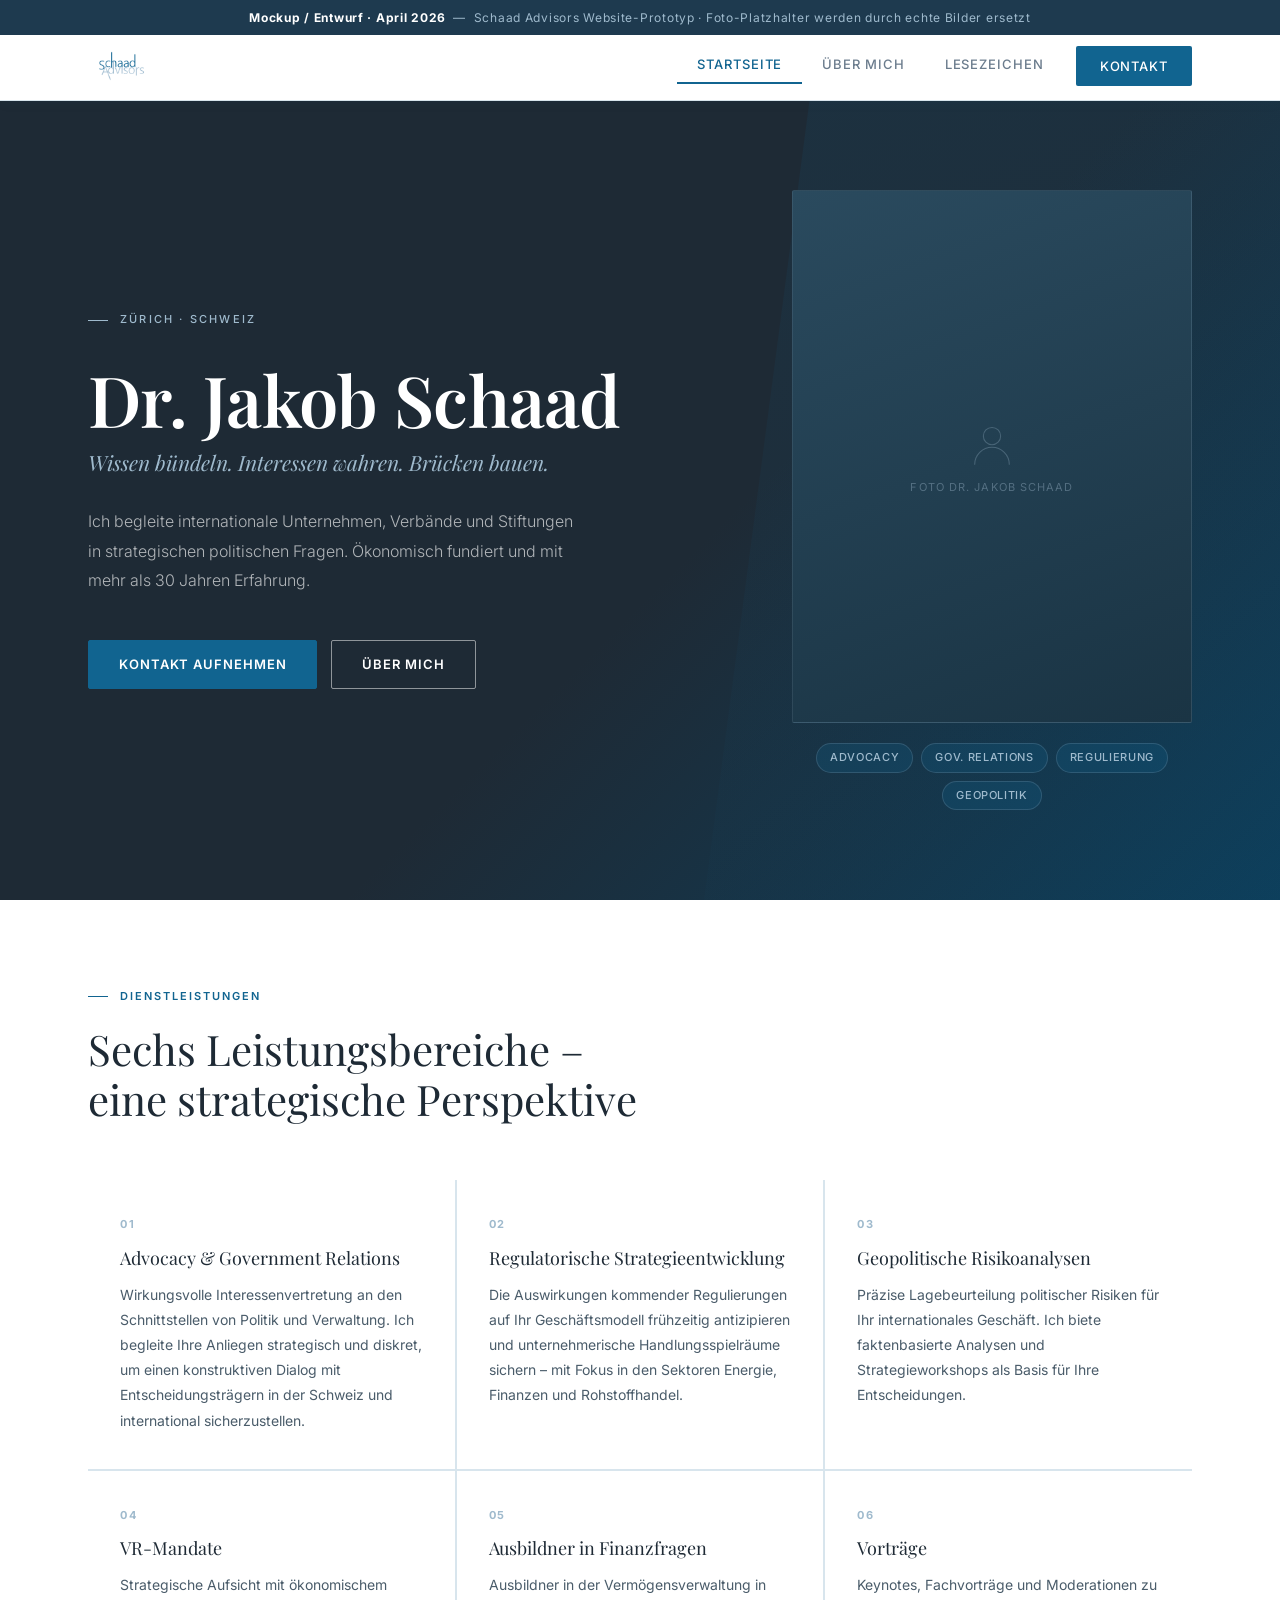
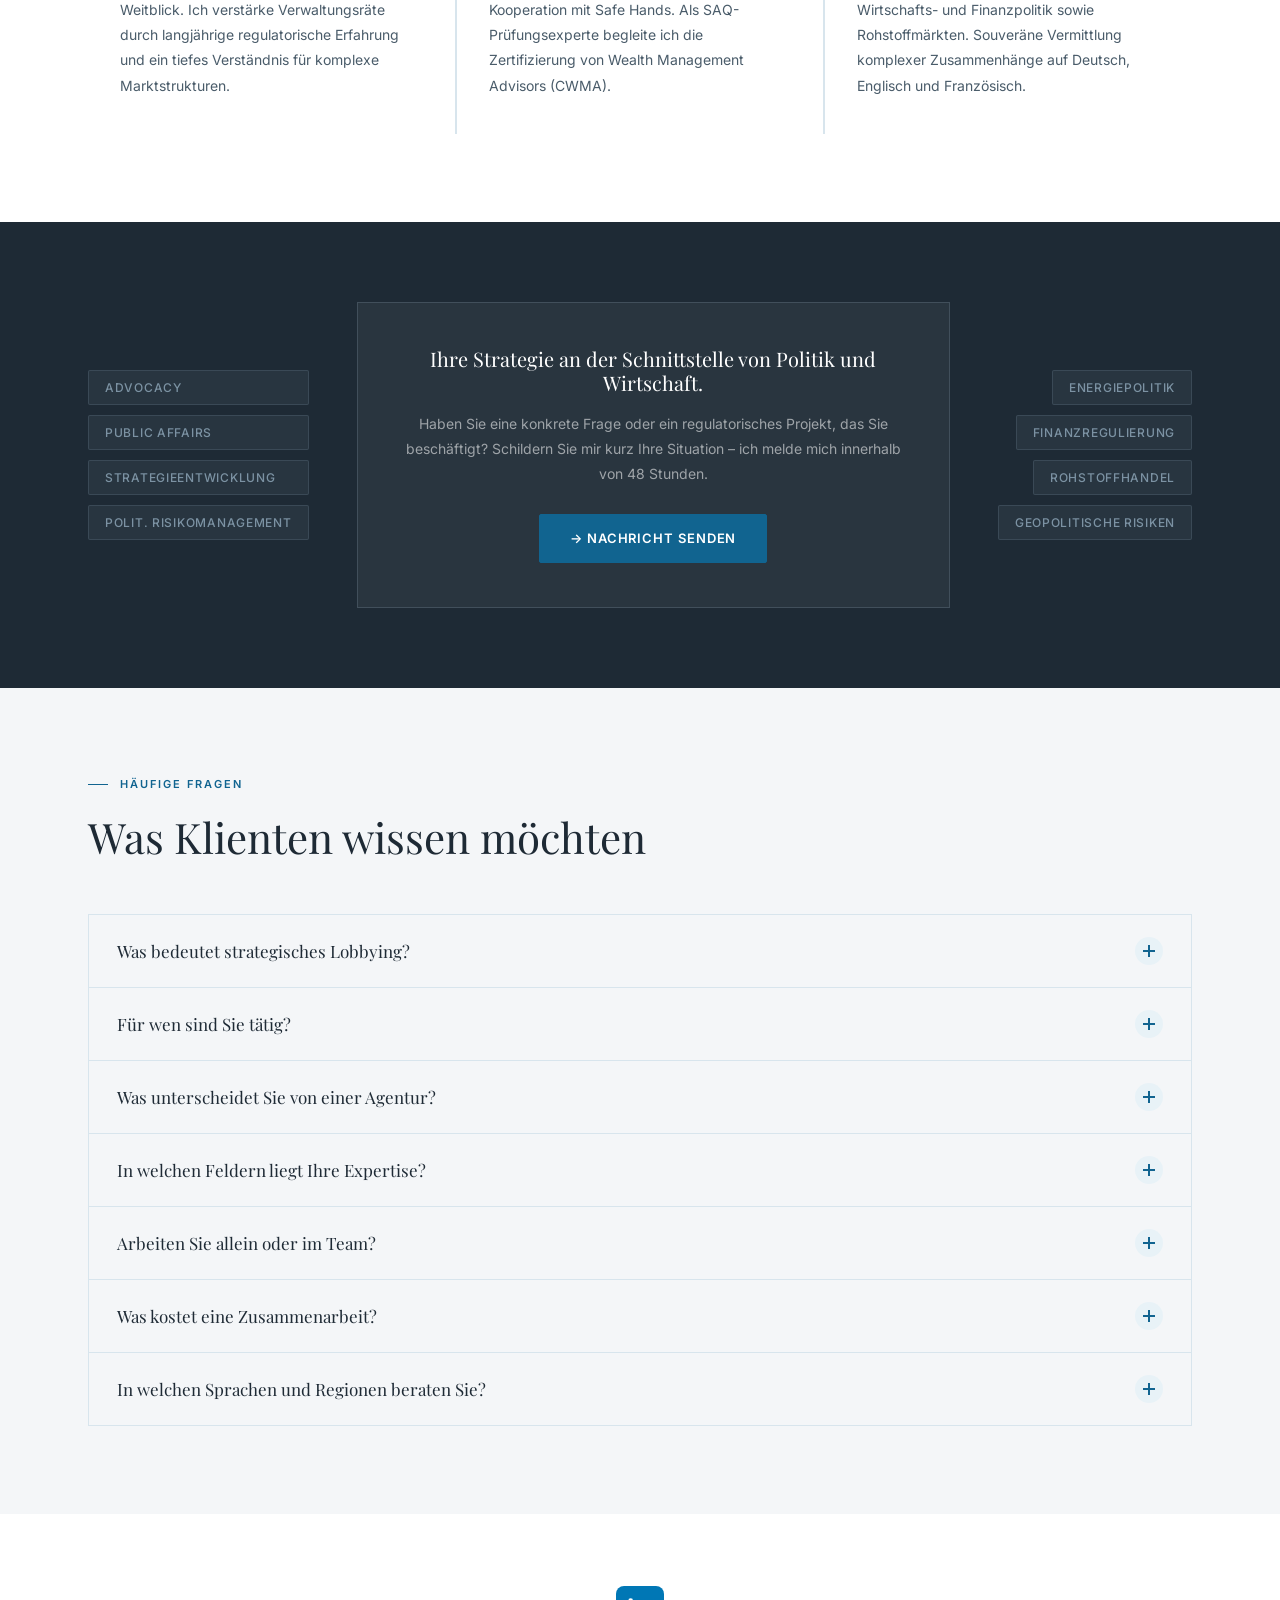
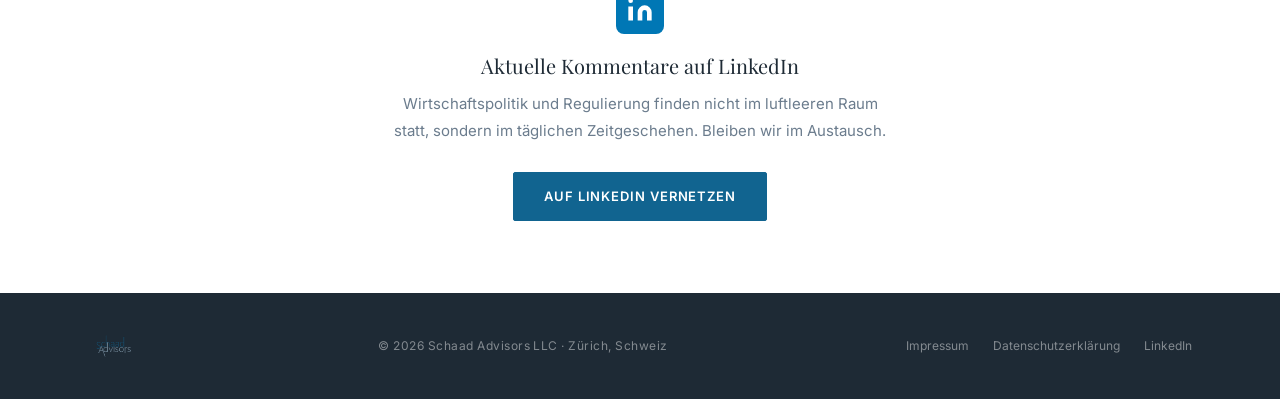
<file: 01_materials/schaad_mockup_v2.html>
<!DOCTYPE html>
<html lang="de">
<head>
<meta charset="UTF-8">
<meta name="viewport" content="width=device-width, initial-scale=1.0">
<title>Schaad Advisors – Dr. Jakob Schaad</title>
<link href="https://fonts.googleapis.com/css2?family=Playfair+Display:ital,wght@0,400;0,600;1,400&family=Inter:wght@300;400;500;600&display=swap" rel="stylesheet">
<style>
*,*::before,*::after{box-sizing:border-box;margin:0;padding:0}
:root{
  --blue:#116490;--blue-dark:#0d4f72;--blue-light:#9FBACD;--blue-pale:#e8f2f7;
  --charcoal:#1e2a35;--mid:#6b7c8d;--light:#f4f6f8;--white:#fff;
  --gold:#b5910a;--border:#d8e5ed;
}
html{scroll-behavior:smooth}
body{font-family:'Inter',sans-serif;color:var(--charcoal);background:var(--white);font-size:16px;line-height:1.6}
h1,h2,h3,h4{font-family:'Playfair Display',serif;font-weight:400;line-height:1.2}
a{color:inherit;text-decoration:none}
img{max-width:100%;display:block}

/* MOCKUP BANNER */
.mockup-banner{background:#1e3a4f;color:#9FBACD;font-size:12px;letter-spacing:.06em;
  text-align:center;padding:8px 20px;position:fixed;top:0;left:0;right:0;z-index:300}
.mockup-banner strong{color:#fff}

/* NAV */
nav{position:fixed;top:32px;left:0;right:0;z-index:200;background:rgba(255,255,255,.97);
  border-bottom:1px solid var(--border);box-shadow:0 1px 12px rgba(17,100,144,.07)}
.nav-inner{max-width:1200px;margin:0 auto;padding:0 48px;display:flex;align-items:center;
  justify-content:space-between;height:68px}
.nav-logo img{height:34px;width:auto;cursor:pointer}
.nav-links{display:flex;gap:0;list-style:none}
.nav-links li a{display:block;padding:8px 20px;font-size:13px;font-weight:500;
  letter-spacing:.07em;text-transform:uppercase;color:var(--mid);
  transition:color .2s;border-bottom:2px solid transparent}
.nav-links li a:hover{color:var(--blue)}
.nav-links li a.active{color:var(--blue);border-bottom-color:var(--blue)}
.nav-cta-btn{background:var(--blue);color:var(--white)!important;
  padding:10px 24px!important;border-radius:2px;margin-left:12px;
  transition:background .2s!important;border-bottom:none!important}
.nav-cta-btn:hover{background:var(--blue-dark)!important}

/* PAGE SYSTEM */
.page{display:none;padding-top:100px;min-height:100vh}
.page.active{display:block}

/* SHARED */
.wrap{max-width:1200px;margin:0 auto;padding:0 48px}
section{padding:88px 0}
.eyebrow{font-size:11px;font-weight:600;letter-spacing:.18em;text-transform:uppercase;
  color:var(--blue);display:flex;align-items:center;gap:12px;margin-bottom:18px}
.eyebrow::before{content:'';width:20px;height:1px;background:var(--blue);flex-shrink:0}
.section-title{font-size:clamp(28px,3.5vw,42px);color:var(--charcoal);margin-bottom:20px}
.section-lead{font-size:17px;color:var(--mid);line-height:1.85;max-width:600px}
.btn{display:inline-block;padding:13px 30px;border-radius:2px;font-size:13px;
  font-weight:600;letter-spacing:.07em;text-transform:uppercase;transition:all .2s;cursor:pointer}
.btn-primary{background:var(--blue);color:var(--white);border:1px solid var(--blue)}
.btn-primary:hover{background:var(--blue-dark);border-color:var(--blue-dark)}
.btn-outline{background:transparent;color:var(--blue);border:1px solid var(--blue)}
.btn-outline:hover{background:var(--blue-pale)}
.btn-outline-white{background:transparent;color:var(--white);border:1px solid rgba(255,255,255,.5)}
.btn-outline-white:hover{background:rgba(255,255,255,.1);border-color:#fff}

/* ===== PAGE 1: STARTSEITE ===== */

/* HERO */
#hero{padding:0;min-height:calc(100vh - 100px);display:flex;align-items:center;
  background:linear-gradient(135deg,var(--charcoal) 55%,#0d3f5c 100%);
  position:relative;overflow:hidden}
#hero::before{content:'';position:absolute;right:-10%;top:0;bottom:0;width:55%;
  background:linear-gradient(160deg,rgba(17,100,144,.12),transparent);clip-path:polygon(15% 0,100% 0,100% 100%,0% 100%)}
.hero-inner{position:relative;z-index:2;display:grid;grid-template-columns:1fr 400px;
  gap:80px;align-items:center;width:100%;max-width:1200px;margin:0 auto;padding:80px 48px}
.hero-eyebrow{font-size:11px;letter-spacing:.2em;text-transform:uppercase;
  color:var(--blue-light);font-weight:500;margin-bottom:28px;
  display:flex;align-items:center;gap:12px}
.hero-eyebrow::before{content:'';width:20px;height:1px;background:var(--blue-light)}
.hero-name{font-size:clamp(42px,5.5vw,72px);color:#fff;font-weight:600;
  margin-bottom:6px;letter-spacing:-.01em}
.hero-claim{font-size:clamp(16px,2vw,21px);color:var(--blue-light);
  font-family:'Playfair Display',serif;font-style:italic;margin-bottom:28px;line-height:1.5}
.hero-sub{font-size:16px;color:rgba(255,255,255,.65);max-width:500px;
  line-height:1.85;margin-bottom:44px;font-weight:300}
.hero-ctas{display:flex;gap:14px;flex-wrap:wrap}
.hero-photo-col{display:flex;flex-direction:column;gap:20px;align-items:center}
.hero-photo{width:100%;aspect-ratio:3/4;background:linear-gradient(160deg,#2a4a5e,#1a3444);
  border:1px solid rgba(159,186,205,.15);border-radius:2px;
  display:flex;align-items:center;justify-content:center;flex-direction:column;gap:10px}
.hero-photo svg{width:52px;height:52px;opacity:.3;stroke:var(--blue-light);fill:none;stroke-width:1.2}
.hero-photo-note{font-size:11px;color:rgba(159,186,205,.4);letter-spacing:.1em;
  text-transform:uppercase;text-align:center}
.hero-tags{display:flex;flex-wrap:wrap;gap:8px;justify-content:center}
.hero-tag{background:rgba(17,100,144,.25);border:1px solid rgba(159,186,205,.2);
  color:var(--blue-light);font-size:11px;font-weight:500;letter-spacing:.06em;
  padding:5px 13px;border-radius:20px;text-transform:uppercase}

/* LEISTUNGEN */
#leistungen{background:var(--white)}
.leistungen-grid{display:grid;grid-template-columns:repeat(3,1fr);gap:2px;
  background:var(--border);margin-top:56px}
.leistung-card{background:var(--white);padding:36px 32px;transition:background .2s,box-shadow .2s}
.leistung-card:hover{background:#f7fbfd;box-shadow:inset 0 0 0 1px var(--blue-light)}
.leistung-num{font-size:11px;font-weight:700;letter-spacing:.15em;color:var(--blue-light);
  margin-bottom:14px;display:block}
.leistung-title{font-size:18px;color:var(--charcoal);margin-bottom:12px}
.leistung-desc{font-size:14px;color:#4a5c6a;line-height:1.8}

/* CTA SECTION */
#cta-section{background:var(--charcoal);padding:80px 0}
.cta-inner{max-width:1200px;margin:0 auto;padding:0 48px;
  display:grid;grid-template-columns:1fr auto 1fr;gap:48px;align-items:center}
.cta-tags{display:flex;flex-direction:column;gap:10px}
.cta-tags.right{align-items:flex-end}
.cta-tag{background:rgba(159,186,205,.08);border:1px solid rgba(159,186,205,.15);
  color:rgba(159,186,205,.7);font-size:12px;font-weight:500;letter-spacing:.06em;
  padding:7px 16px;border-radius:2px;text-transform:uppercase;white-space:nowrap}
.cta-box{background:rgba(255,255,255,.05);border:1px solid rgba(159,186,205,.2);
  padding:44px 40px;text-align:center;min-width:360px}
.cta-box-title{font-size:20px;color:#fff;margin-bottom:16px}
.cta-box-sub{font-size:14px;color:rgba(255,255,255,.55);line-height:1.8;margin-bottom:28px}

/* FAQ */
#faq{background:var(--light)}
.faq-list{margin-top:52px;border:1px solid var(--border)}
.faq-item{border-bottom:1px solid var(--border)}
.faq-item:last-child{border-bottom:none}
.faq-q{width:100%;background:none;border:none;padding:22px 28px;
  display:flex;align-items:center;justify-content:space-between;
  font-family:'Playfair Display',serif;font-size:17px;color:var(--charcoal);
  cursor:pointer;text-align:left;gap:16px;transition:background .2s}
.faq-q:hover{background:#eef4f8}
.faq-q.open{background:var(--blue-pale);color:var(--blue)}
.faq-icon{width:28px;height:28px;border-radius:50%;background:var(--blue-pale);
  display:flex;align-items:center;justify-content:center;flex-shrink:0;transition:all .2s}
.faq-q.open .faq-icon{background:var(--blue)}
.faq-icon span{display:block;width:12px;height:1.5px;background:var(--blue);position:relative;transition:.2s}
.faq-q.open .faq-icon span{background:#fff}
.faq-icon span::after{content:'';position:absolute;width:1.5px;height:12px;
  background:inherit;top:-5px;left:5px;transition:opacity .2s}
.faq-q.open .faq-icon span::after{opacity:0}
.faq-a{display:none;padding:0 28px 24px 28px;font-size:15px;color:#4a5c6a;line-height:1.85;
  border-top:1px solid var(--border);padding-top:20px}
.faq-item.open .faq-a{display:block}

/* LINKEDIN */
#linkedin-section{background:var(--white);padding:72px 0;text-align:center}
.linkedin-inner{max-width:600px;margin:0 auto;padding:0 48px}
.linkedin-icon{width:48px;height:48px;background:#0077b5;border-radius:8px;
  display:flex;align-items:center;justify-content:center;margin:0 auto 20px}
.linkedin-icon svg{width:28px;height:28px;fill:#fff}
.linkedin-title{font-size:20px;color:var(--charcoal);margin-bottom:12px}
.linkedin-sub{font-size:15px;color:var(--mid);line-height:1.8;margin-bottom:28px}

/* FOOTER */
footer{background:var(--charcoal);color:rgba(255,255,255,.45);padding:40px 0}
.footer-inner{max-width:1200px;margin:0 auto;padding:0 48px;
  display:flex;justify-content:space-between;align-items:center;flex-wrap:wrap;gap:20px}
.footer-logo img{height:26px;opacity:.6;cursor:pointer}
.footer-text{font-size:12px;letter-spacing:.04em}
.footer-links{display:flex;gap:24px;font-size:12px}
.footer-links a:hover{color:#fff}

/* ===== PAGE 2: ÜBER ===== */
#page-ueber{background:var(--white)}
.ueber-hero{background:linear-gradient(135deg,var(--charcoal) 60%,#0d3f5c 100%);
  padding:80px 0}
.ueber-hero-inner{max-width:1200px;margin:0 auto;padding:0 48px;
  display:grid;grid-template-columns:1fr 340px;gap:80px;align-items:center}
.ueber-hero-eyebrow{color:var(--blue-light)!important}
.ueber-hero-eyebrow::before{background:var(--blue-light)!important}
.ueber-hero-title{color:#fff;font-size:clamp(30px,4vw,48px);margin-bottom:24px}
.ueber-hero-text{font-size:16px;color:rgba(255,255,255,.65);line-height:1.9;font-weight:300}
.ueber-hero-text p+p{margin-top:16px}
.ueber-photo{width:100%;aspect-ratio:3/4;background:linear-gradient(160deg,#2a4a5e,#1a3444);
  border:1px solid rgba(159,186,205,.15);display:flex;align-items:center;
  justify-content:center;flex-direction:column;gap:10px}
.ueber-photo svg{width:52px;height:52px;opacity:.3;stroke:var(--blue-light);fill:none;stroke-width:1.2}
.ueber-photo-note{font-size:11px;color:rgba(159,186,205,.4);letter-spacing:.1em;
  text-transform:uppercase;text-align:center}

/* KARRIERE AKKORDEON */
#karriere-section{background:var(--light)}
.karriere-intro{font-size:16px;color:var(--mid);line-height:1.85;max-width:700px;margin-top:16px}
.akkordeon{margin-top:52px;border:1px solid var(--border)}
.akk-item{border-bottom:1px solid var(--border)}
.akk-item:last-child{border-bottom:none}
.akk-q{width:100%;background:none;border:none;padding:22px 28px;
  display:flex;align-items:flex-start;gap:20px;cursor:pointer;text-align:left;
  transition:background .2s}
.akk-q:hover{background:#eef4f8}
.akk-q.open{background:var(--blue-pale)}
.akk-icon{width:32px;height:32px;border-radius:50%;background:var(--blue-pale);
  display:flex;align-items:center;justify-content:center;flex-shrink:0;margin-top:2px;transition:all .2s}
.akk-q.open .akk-icon{background:var(--blue)}
.akk-icon-inner{width:12px;height:1.5px;background:var(--blue);position:relative;transition:.2s}
.akk-q.open .akk-icon-inner{background:#fff}
.akk-icon-inner::after{content:'';position:absolute;width:1.5px;height:12px;
  background:inherit;top:-5px;left:5px;transition:opacity .2s}
.akk-q.open .akk-icon-inner::after{opacity:0}
.akk-label{flex:1}
.akk-org{font-size:11px;font-weight:600;letter-spacing:.1em;text-transform:uppercase;
  color:var(--blue);margin-bottom:4px}
.akk-role{font-family:'Playfair Display',serif;font-size:17px;color:var(--charcoal)}
.akk-q.open .akk-role{color:var(--blue)}
.akk-a{display:none;padding:20px 28px 26px 80px;font-size:15px;color:#4a5c6a;
  line-height:1.85;border-top:1px solid var(--border)}
.akk-item.open .akk-a{display:block}

/* PERSPEKTIVE */
#perspektive{background:var(--white)}
.perspektive-grid{display:grid;grid-template-columns:1fr 1fr;gap:64px;margin-top:52px}
.perspektive-block{padding:36px;border:1px solid var(--border);border-top:3px solid var(--blue)}
.perspektive-block h3{font-size:20px;color:var(--charcoal);margin-bottom:16px}
.perspektive-block p{font-size:15px;color:#4a5c6a;line-height:1.85}

/* ENGAGEMENTS */
#engagements{background:var(--light)}
.eng-grid{display:grid;grid-template-columns:repeat(3,1fr);gap:24px;margin-top:52px}
.eng-card{background:var(--white);border:1px solid var(--border);
  border-top:3px solid var(--blue);padding:28px}
.eng-title{font-size:11px;font-weight:600;letter-spacing:.1em;
  text-transform:uppercase;color:var(--blue);margin-bottom:10px}
.eng-role{font-family:'Playfair Display',serif;font-size:17px;
  color:var(--charcoal);margin-bottom:10px}
.eng-desc{font-size:14px;color:#4a5c6a;line-height:1.75}

/* NETZWERK */
#netzwerk{background:var(--white)}
.netz-grid{display:grid;grid-template-columns:repeat(3,1fr);gap:32px;margin-top:52px}
.netz-card{text-align:center;padding:36px 28px;border:1px solid var(--border)}
.netz-photo{width:100px;height:100px;border-radius:50%;
  background:linear-gradient(135deg,var(--blue-pale),#c8dce8);
  margin:0 auto 20px;display:flex;align-items:center;justify-content:center}
.netz-photo svg{width:44px;height:44px;fill:none;stroke:var(--blue);stroke-width:1.2;opacity:.5}
.netz-name{font-family:'Playfair Display',serif;font-size:18px;
  color:var(--charcoal);margin-bottom:6px}
.netz-role{font-size:11px;font-weight:600;letter-spacing:.1em;
  text-transform:uppercase;color:var(--blue);margin-bottom:14px}
.netz-desc{font-size:14px;color:#4a5c6a;line-height:1.75}

/* ÜBER CTA */
.ueber-cta-section{background:var(--blue-pale);padding:72px 0;text-align:center}
.ueber-cta-inner{max-width:640px;margin:0 auto;padding:0 48px}
.ueber-cta-title{font-size:clamp(22px,3vw,32px);color:var(--charcoal);margin-bottom:16px}
.ueber-cta-sub{font-size:16px;color:var(--mid);line-height:1.8;margin-bottom:32px}

/* ===== PAGE 3: KONTAKT ===== */
#page-kontakt{background:var(--white)}
.kontakt-hero{background:var(--charcoal);padding:80px 0}
.kontakt-hero-inner{max-width:1200px;margin:0 auto;padding:0 48px;
  display:grid;grid-template-columns:1fr 1fr;gap:80px;align-items:center}
.kontakt-hero-photo{aspect-ratio:4/3;background:linear-gradient(160deg,#2a4a5e,#1a3444);
  border:1px solid rgba(159,186,205,.15);display:flex;align-items:center;
  justify-content:center;flex-direction:column;gap:10px}
.kontakt-hero-photo svg{width:52px;height:52px;opacity:.25;stroke:var(--blue-light);fill:none;stroke-width:1.2}
.kontakt-photo-note{font-size:11px;color:rgba(159,186,205,.35);letter-spacing:.1em;
  text-transform:uppercase;text-align:center}
.kontakt-hero-title{color:#fff;font-size:clamp(26px,3.5vw,40px);margin-bottom:20px}
.kontakt-hero-sub{font-size:15px;color:rgba(255,255,255,.6);line-height:1.85;margin-bottom:28px}
.kontakt-badges{display:flex;gap:10px;flex-wrap:wrap}
.kontakt-badge{background:rgba(255,255,255,.08);border:1px solid rgba(159,186,205,.2);
  color:var(--blue-light);font-size:12px;font-weight:600;letter-spacing:.08em;
  padding:7px 16px;border-radius:2px;text-transform:uppercase}
.kontakt-form-section{padding:80px 0;background:var(--white)}
.kontakt-form-inner{max-width:700px;margin:0 auto;padding:0 48px}
.kontakt-form-title{font-size:clamp(24px,3vw,34px);color:var(--charcoal);margin-bottom:10px}
.kontakt-form-sub{font-size:15px;color:var(--mid);line-height:1.8;margin-bottom:44px}
.form-group{margin-bottom:22px}
.form-label{font-size:11px;font-weight:600;letter-spacing:.1em;text-transform:uppercase;
  color:var(--mid);display:block;margin-bottom:8px}
.form-input,.form-select,.form-textarea{width:100%;background:var(--white);
  border:1px solid var(--border);padding:13px 16px;border-radius:2px;
  font-family:'Inter',sans-serif;font-size:15px;color:var(--charcoal);
  outline:none;transition:border-color .2s}
.form-input:focus,.form-textarea:focus,.form-select:focus{border-color:var(--blue)}
.form-textarea{resize:vertical;min-height:130px}
.form-row{display:grid;grid-template-columns:1fr 1fr;gap:22px}
.form-submit{background:var(--blue);color:#fff;border:none;padding:14px 36px;
  border-radius:2px;font-size:13px;font-weight:600;letter-spacing:.08em;
  text-transform:uppercase;cursor:pointer;transition:background .2s}
.form-submit:hover{background:var(--blue-dark)}
.kontakt-info-section{background:var(--light);padding:60px 0}
.kontakt-info-inner{max-width:700px;margin:0 auto;padding:0 48px;
  display:flex;gap:48px;justify-content:center;flex-wrap:wrap}
.kontakt-info-item{text-align:center}
.kontakt-info-label{font-size:11px;font-weight:600;letter-spacing:.12em;
  text-transform:uppercase;color:var(--blue);margin-bottom:6px}
.kontakt-info-val{font-size:15px;color:var(--charcoal)}

/* ===== PAGE 4: LESEZEICHEN ===== */
#page-lesezeichen{background:var(--white)}
.lesez-hero{background:linear-gradient(135deg,var(--charcoal) 60%,#0d3f5c);padding:80px 0}
.lesez-hero-inner{max-width:1200px;margin:0 auto;padding:0 48px}
.lesez-hero-title{color:#fff;font-size:clamp(30px,4vw,48px);margin-bottom:20px}
.lesez-hero-sub{font-size:16px;color:rgba(255,255,255,.6);line-height:1.9;
  max-width:660px;font-weight:300}
.lesez-hero-quote{font-family:'Playfair Display',serif;font-style:italic;
  font-size:20px;color:var(--blue-light);margin-bottom:24px;line-height:1.5}
.lesez-content{padding:72px 0;background:var(--white)}
.lesez-inner{max-width:1200px;margin:0 auto;padding:0 48px}
.lesez-filters{display:flex;gap:10px;margin-bottom:52px;flex-wrap:wrap}
.lesez-filter{background:none;border:1px solid var(--border);padding:9px 22px;
  border-radius:20px;font-size:13px;font-weight:500;color:var(--mid);
  cursor:pointer;transition:all .2s;font-family:'Inter',sans-serif}
.lesez-filter:hover,.lesez-filter.active{background:var(--blue);color:#fff;border-color:var(--blue)}
.lesez-grid{display:grid;grid-template-columns:repeat(3,1fr);gap:28px}
.lesez-card{border:1px solid var(--border);overflow:hidden;transition:box-shadow .2s,transform .2s}
.lesez-card:hover{box-shadow:0 8px 32px rgba(17,100,144,.1);transform:translateY(-2px)}
.lesez-cover{height:200px;background:linear-gradient(135deg,var(--blue-pale),#c8dce8);
  display:flex;align-items:center;justify-content:center;position:relative}
.lesez-cover.alt1{background:linear-gradient(135deg,#e8f0f7,#c8d8e8)}
.lesez-cover.alt2{background:linear-gradient(135deg,#f0f4f8,#dde8f0)}
.lesez-cover.alt3{background:linear-gradient(135deg,#e4edf5,#bdd0e0)}
.lesez-cover-type{position:absolute;top:14px;right:14px;font-size:10px;
  font-weight:600;letter-spacing:.12em;text-transform:uppercase;
  background:var(--blue);color:#fff;padding:4px 10px;border-radius:2px}
.lesez-cover-icon{width:60px;height:80px;background:rgba(17,100,144,.1);
  border:1px solid rgba(17,100,144,.15);display:flex;align-items:center;
  justify-content:center;border-radius:2px}
.lesez-cover-icon svg{width:28px;height:28px;fill:none;stroke:var(--blue);
  stroke-width:1.5;opacity:.5}
.lesez-body{padding:24px}
.lesez-cat{font-size:10px;font-weight:700;letter-spacing:.14em;text-transform:uppercase;
  color:var(--blue);margin-bottom:8px}
.lesez-title{font-family:'Playfair Display',serif;font-size:17px;color:var(--charcoal);
  margin-bottom:8px;line-height:1.35}
.lesez-author{font-size:13px;color:var(--mid);margin-bottom:14px}
.lesez-take{background:var(--blue-pale);border-left:3px solid var(--blue);
  padding:12px 14px;margin-top:12px}
.lesez-take-label{font-size:10px;font-weight:700;letter-spacing:.1em;
  text-transform:uppercase;color:var(--blue);margin-bottom:4px}
.lesez-take-text{font-size:13px;color:#4a5c6a;line-height:1.7;font-style:italic}

</style>
</head>
<body>

<div class="mockup-banner">
  <strong>Mockup / Entwurf · April 2026</strong> &nbsp;—&nbsp; Schaad Advisors Website-Prototyp · Foto-Platzhalter werden durch echte Bilder ersetzt
</div>

<!-- NAVIGATION -->
<nav>
  <div class="nav-inner">
    <a class="nav-logo" onclick="showPage('startseite')">
      <img src="[data-uri]" alt="Schaad Advisors">
    </a>
    <ul class="nav-links">
      <li><a href="#" onclick="showPage('startseite')" id="nav-startseite" class="active">Startseite</a></li>
      <li><a href="#" onclick="showPage('ueber')" id="nav-ueber">Über mich</a></li>
      <li><a href="#" onclick="showPage('lesezeichen')" id="nav-lesezeichen">Lesezeichen</a></li>
      <li><a href="#" onclick="showPage('kontakt')" id="nav-kontakt" class="nav-cta-btn">Kontakt</a></li>
    </ul>
  </div>
</nav>

<!-- ========== SEITE 1: STARTSEITE ========== -->
<div id="page-startseite" class="page active">

  <!-- HERO -->
  <section id="hero">
    <div class="hero-inner">
      <div class="hero-text">
        <p class="hero-eyebrow">Zürich · Schweiz</p>
        <h1 class="hero-name">Dr. Jakob Schaad</h1>
        <p class="hero-claim">Wissen bündeln. Interessen wahren. Brücken bauen.</p>
        <p class="hero-sub">Ich begleite internationale Unternehmen, Verbände und Stiftungen in strategischen politischen Fragen. Ökonomisch fundiert und mit mehr als 30 Jahren Erfahrung.</p>
        <div class="hero-ctas">
          <a class="btn btn-primary" onclick="showPage('kontakt')">Kontakt aufnehmen</a>
          <a class="btn btn-outline-white" onclick="showPage('ueber')">Über mich</a>
        </div>
      </div>
      <div class="hero-photo-col">
        <div class="hero-photo">
          <svg viewBox="0 0 60 60"><circle cx="30" cy="22" r="10"/><path d="M10 55c0-11 8.95-20 20-20s20 9 20 20"/></svg>
          <p class="hero-photo-note">Foto Dr. Jakob Schaad</p>
        </div>
        <div class="hero-tags">
          <span class="hero-tag">Advocacy</span>
          <span class="hero-tag">Gov. Relations</span>
          <span class="hero-tag">Regulierung</span>
          <span class="hero-tag">Geopolitik</span>
        </div>
      </div>
    </div>
  </section>

  <!-- LEISTUNGEN -->
  <section id="leistungen">
    <div class="wrap">
      <p class="eyebrow">Dienstleistungen</p>
      <h2 class="section-title">Sechs Leistungsbereiche –<br>eine strategische Perspektive</h2>
      <div class="leistungen-grid">
        <div class="leistung-card">
          <span class="leistung-num">01</span>
          <h3 class="leistung-title">Advocacy &amp; Government Relations</h3>
          <p class="leistung-desc">Wirkungsvolle Interessenvertretung an den Schnittstellen von Politik und Verwaltung. Ich begleite Ihre Anliegen strategisch und diskret, um einen konstruktiven Dialog mit Entscheidungsträgern in der Schweiz und international sicherzustellen.</p>
        </div>
        <div class="leistung-card">
          <span class="leistung-num">02</span>
          <h3 class="leistung-title">Regulatorische Strategieentwicklung</h3>
          <p class="leistung-desc">Die Auswirkungen kommender Regulierungen auf Ihr Geschäftsmodell frühzeitig antizipieren und unternehmerische Handlungsspielräume sichern – mit Fokus in den Sektoren Energie, Finanzen und Rohstoffhandel.</p>
        </div>
        <div class="leistung-card">
          <span class="leistung-num">03</span>
          <h3 class="leistung-title">Geopolitische Risikoanalysen</h3>
          <p class="leistung-desc">Präzise Lagebeurteilung politischer Risiken für Ihr internationales Geschäft. Ich biete faktenbasierte Analysen und Strategieworkshops als Basis für Ihre Entscheidungen.</p>
        </div>
        <div class="leistung-card">
          <span class="leistung-num">04</span>
          <h3 class="leistung-title">VR-Mandate</h3>
          <p class="leistung-desc">Strategische Aufsicht mit ökonomischem Weitblick. Ich verstärke Verwaltungsräte durch langjährige regulatorische Erfahrung und ein tiefes Verständnis für komplexe Marktstrukturen.</p>
        </div>
        <div class="leistung-card">
          <span class="leistung-num">05</span>
          <h3 class="leistung-title">Ausbildner in Finanzfragen</h3>
          <p class="leistung-desc">Ausbildner in der Vermögensverwaltung in Kooperation mit Safe Hands. Als SAQ-Prüfungsexperte begleite ich die Zertifizierung von Wealth Management Advisors (CWMA).</p>
        </div>
        <div class="leistung-card">
          <span class="leistung-num">06</span>
          <h3 class="leistung-title">Vorträge</h3>
          <p class="leistung-desc">Keynotes, Fachvorträge und Moderationen zu Wirtschafts- und Finanzpolitik sowie Rohstoffmärkten. Souveräne Vermittlung komplexer Zusammenhänge auf Deutsch, Englisch und Französisch.</p>
        </div>
      </div>
    </div>
  </section>

  <!-- CTA SECTION -->
  <div id="cta-section">
    <div class="cta-inner">
      <div class="cta-tags">
        <span class="cta-tag">Advocacy</span>
        <span class="cta-tag">Public Affairs</span>
        <span class="cta-tag">Strategieentwicklung</span>
        <span class="cta-tag">Polit. Risikomanagement</span>
      </div>
      <div class="cta-box">
        <h2 class="cta-box-title">Ihre Strategie an der Schnittstelle von Politik und Wirtschaft.</h2>
        <p class="cta-box-sub">Haben Sie eine konkrete Frage oder ein regulatorisches Projekt, das Sie beschäftigt? Schildern Sie mir kurz Ihre Situation – ich melde mich innerhalb von 48 Stunden.</p>
        <a class="btn btn-primary" onclick="showPage('kontakt')">→ Nachricht senden</a>
      </div>
      <div class="cta-tags right">
        <span class="cta-tag">Energiepolitik</span>
        <span class="cta-tag">Finanzregulierung</span>
        <span class="cta-tag">Rohstoffhandel</span>
        <span class="cta-tag">Geopolitische Risiken</span>
      </div>
    </div>
  </div>

  <!-- FAQ -->
  <section id="faq">
    <div class="wrap">
      <p class="eyebrow">Häufige Fragen</p>
      <h2 class="section-title">Was Klienten wissen möchten</h2>
      <div class="faq-list" id="faq-list">
        <div class="faq-item">
          <button class="faq-q" onclick="toggleFaq(this)">
            <span>Was bedeutet strategisches Lobbying?</span>
            <div class="faq-icon"><span></span></div>
          </button>
          <div class="faq-a">Lobbying ist das professionelle Einbringen von Fakten in den politischen Prozess. Meine Arbeit basiert auf Transparenz und Sachpolitik, um den Dialog zwischen Wirtschaft und Politik in der Schweiz legitim und wirksam zu gestalten.</div>
        </div>
        <div class="faq-item">
          <button class="faq-q" onclick="toggleFaq(this)">
            <span>Für wen sind Sie tätig?</span>
            <div class="faq-icon"><span></span></div>
          </button>
          <div class="faq-a">Ich berate internationale Unternehmen, Verbände und Stiftungen in komplexen Märkten – insbesondere in den Sektoren Energie, Finanzen und Rohstoffhandel. Meine Klienten schätzen meine Erfahrung und den direkten Zugang zu Entscheidungsträgern.</div>
        </div>
        <div class="faq-item">
          <button class="faq-q" onclick="toggleFaq(this)">
            <span>Was unterscheidet Sie von einer Agentur?</span>
            <div class="faq-icon"><span></span></div>
          </button>
          <div class="faq-a">Sie arbeiten direkt mit mir zusammen. Mein Vorteil ist die doppelte Perspektive: Ich kenne das politische System als ehemaliger Regierungsberater von innen und als Interessenvertreter von aussen.</div>
        </div>
        <div class="faq-item">
          <button class="faq-q" onclick="toggleFaq(this)">
            <span>In welchen Feldern liegt Ihre Expertise?</span>
            <div class="faq-icon"><span></span></div>
          </button>
          <div class="faq-a">Meine Schwerpunkte sind die Energiepolitik, Finanzmarktregulierung, der Rohstoffhandel sowie die Analyse geopolitischer Risiken. Ich agiere dabei auf kantonaler, nationaler und internationaler Ebene.</div>
        </div>
        <div class="faq-item">
          <button class="faq-q" onclick="toggleFaq(this)">
            <span>Arbeiten Sie allein oder im Team?</span>
            <div class="faq-icon"><span></span></div>
          </button>
          <div class="faq-a">Ich berate persönlich und exklusiv. Für spezifische rechtliche oder kommunikative Fachfragen greife ich auf ein eingespieltes Experten-Netzwerk zurück, behalte aber stets die strategische Federführung.</div>
        </div>
        <div class="faq-item">
          <button class="faq-q" onclick="toggleFaq(this)">
            <span>Was kostet eine Zusammenarbeit?</span>
            <div class="faq-icon"><span></span></div>
          </button>
          <div class="faq-a">Das hängt vom Umfang und der Dauer des Mandats ab. Ich arbeite sowohl auf Stundenbasis als auch mit Retainer-Modellen. Für eine erste Einschätzung: Kontaktieren Sie mich für ein unverbindliches Gespräch.</div>
        </div>
        <div class="faq-item">
          <button class="faq-q" onclick="toggleFaq(this)">
            <span>In welchen Sprachen und Regionen beraten Sie?</span>
            <div class="faq-icon"><span></span></div>
          </button>
          <div class="faq-a">Ich berate auf Deutsch, Englisch und Französisch. Mein Netzwerk umfasst die Schweiz sowie internationale Gremien (EU, IWF). Ich begleite Kunden sowohl beim Markteintritt in die Schweiz als auch bei der globalen Positionierung.</div>
        </div>
      </div>
    </div>
  </section>

  <!-- LINKEDIN -->
  <section id="linkedin-section">
    <div class="linkedin-inner">
      <div class="linkedin-icon">
        <svg viewBox="0 0 24 24"><path d="M16 8a6 6 0 016 6v7h-4v-7a2 2 0 00-2-2 2 2 0 00-2 2v7h-4v-7a6 6 0 016-6z"/><rect x="2" y="9" width="4" height="12"/><circle cx="4" cy="4" r="2"/></svg>
      </div>
      <h2 class="linkedin-title">Aktuelle Kommentare auf LinkedIn</h2>
      <p class="linkedin-sub">Wirtschaftspolitik und Regulierung finden nicht im luftleeren Raum statt, sondern im täglichen Zeitgeschehen. Bleiben wir im Austausch.</p>
      <a class="btn btn-primary" href="https://linkedin.com/in/jakob-schaad" target="_blank">Auf LinkedIn vernetzen</a>
    </div>
  </section>

  <!-- FOOTER -->
  <footer>
    <div class="footer-inner">
      <div class="footer-logo" onclick="showPage('startseite')">
        <img src="[data-uri]" alt="Schaad Advisors">
      </div>
      <p class="footer-text">© 2026 Schaad Advisors LLC · Zürich, Schweiz</p>
      <div class="footer-links">
        <a href="#">Impressum</a>
        <a href="#">Datenschutzerklärung</a>
        <a href="https://linkedin.com" target="_blank">LinkedIn</a>
      </div>
    </div>
  </footer>
</div>

<!-- ========== SEITE 2: ÜBER MICH ========== -->
<div id="page-ueber" class="page">

  <div class="ueber-hero">
    <div class="ueber-hero-inner">
      <div>
        <p class="eyebrow ueber-hero-eyebrow">Über Schaad Advisors</p>
        <h1 class="ueber-hero-title">Expertise an den Schnittstellen von Wirtschaft, Politik und Regulierung.</h1>
        <div class="ueber-hero-text">
          <p>In einer Welt, in der regulatorische Anforderungen und politische Dynamiken immer komplexer werden, braucht es mehr als nur Fachwissen. Es braucht die Fähigkeit, die Sprache beider Seiten zu sprechen – die der Wirtschaft und die der Politik.</p>
          <p>Als promovierter Ökonom (Dr. oec. publ., Universität Zürich, summa cum laude) blicke ich auf über 30 Jahre Erfahrung zurück, in denen ich Entscheidungsprozesse auf höchster Ebene mitgestaltet habe.</p>
        </div>
      </div>
      <div class="ueber-photo">
        <svg viewBox="0 0 60 60"><circle cx="30" cy="22" r="10"/><path d="M10 55c0-11 8.95-20 20-20s20 9 20 20"/></svg>
        <p class="ueber-photo-note">Foto Dr. Jakob Schaad</p>
      </div>
    </div>
  </div>

  <!-- KARRIERE AKKORDEON -->
  <section id="karriere-section">
    <div class="wrap">
      <p class="eyebrow">Berufsbiografie</p>
      <h2 class="section-title">Stationen meiner Laufbahn</h2>
      <p class="karriere-intro">Von der Wissenschaft über internationale Diplomatie bis ins Herz der schweizerischen Wirtschaftspolitik – und von dort in die strategische Beratung.</p>
      <div class="akkordeon" id="akkordeon">
        <div class="akk-item">
          <button class="akk-q" onclick="toggleAkk(this)">
            <div class="akk-icon"><div class="akk-icon-inner"></div></div>
            <div class="akk-label">
              <p class="akk-org">Internationaler Währungsfonds · Washington D.C.</p>
              <p class="akk-role">Senior Advisor beim Exekutivdirektor des Schweizer Wahlkreises</p>
            </div>
          </button>
          <div class="akk-a">In Washington D.C. vertrat ich schweizerische Interessen in einem globalen Kontext und gewann tiefe Einblicke in die internationale Finanzarchitektur. Ich leitete das Beratungsteam des Exekutivdirektors und war stellvertretender Exekutivdirektor in Schlüsselgremien einschliesslich des Exekutivrats (zweimal entsandt durch die SNB: 1998–2000 und 2004–2006).</div>
        </div>
        <div class="akk-item">
          <button class="akk-q" onclick="toggleAkk(this)">
            <div class="akk-icon"><div class="akk-icon-inner"></div></div>
            <div class="akk-label">
              <p class="akk-org">Schweizerische Nationalbank</p>
              <p class="akk-role">Direktionsmitglied, Internationale Währungsbeziehungen</p>
            </div>
          </button>
          <div class="akk-a">Meine Zeit bei der Nationalbank schärfte meinen Blick für die makroökonomischen Zusammenhänge und die Bedeutung stabiler Rahmenbedingungen. Ich war in verschiedenen Funktionen tätig, zuletzt als Direktionsmitglied und Leiter Internationale Währungsbeziehungen sowie stellvertretender Leiter Internationale Forschung und Technische Assistenz.</div>
        </div>
        <div class="akk-item">
          <button class="akk-q" onclick="toggleAkk(this)">
            <div class="akk-icon"><div class="akk-icon-inner"></div></div>
            <div class="akk-label">
              <p class="akk-org">Eidg. Volkswirtschaftsdepartement (EVD) · Bern</p>
              <p class="akk-role">Wirtschaftspolitischer Berater von Bundesrätin Doris Leuthard</p>
            </div>
          </button>
          <div class="akk-a">In dieser Rolle begleitete ich zentrale Dossiers und vertrat die Schweiz in wichtigen wirtschaftspolitischen Gremien. Ich war Berater in allen wirtschafts-, finanz- und währungspolitischen Fragen sowie in der Funktion als Schweizer Gouverneurin der Weltbank. Als Mitglied zentraler Ausschüsse gestaltete ich die Reaktion auf die globale Finanz- und Wirtschaftskrise mit.</div>
        </div>
        <div class="akk-item">
          <button class="akk-q" onclick="toggleAkk(this)">
            <div class="akk-icon"><div class="akk-icon-inner"></div></div>
            <div class="akk-label">
              <p class="akk-org">Schweizerische Bankiervereinigung (SwissBanking)</p>
              <p class="akk-role">Stellvertretender CEO, Leiter Private Banking &amp; Financial Markets International</p>
            </div>
          </button>
          <div class="akk-a">Hier gestaltete ich die strategische Ausrichtung des Finanzplatzes Schweiz mit und führte den Dialog mit Behörden und Regulatoren im In- und Ausland (Deutschland, UK, USA, Italien). Ich verwaltete den Übergang vom Bankgeheimnis zur Steuerkonformität und baute den Renminbi-Hub Schweiz auf. Mitglied der Aussenwirtschaftskommission von economiesuisse.</div>
        </div>
        <div class="akk-item">
          <button class="akk-q" onclick="toggleAkk(this)">
            <div class="akk-icon"><div class="akk-icon-inner"></div></div>
            <div class="akk-label">
              <p class="akk-org">Avenir Suisse · Zürich</p>
              <p class="akk-role">Vizedirektor, Leiter Strategische Politikanalyse &amp; Infrastruktur und Märkte</p>
            </div>
          </button>
          <div class="akk-a">In der führenden Denkfabrik der Schweiz leitete ich die strategische Politikanalyse und den Forschungspfeiler «Infrastruktur und Märkte». Mitautor des «Switzerland White Paper», Verbreitung von Reformvorschlägen bei Entscheidungsträgern in Politik und Verwaltung.</div>
        </div>
        <div class="akk-item">
          <button class="akk-q" onclick="toggleAkk(this)">
            <div class="akk-icon"><div class="akk-icon-inner"></div></div>
            <div class="akk-label">
              <p class="akk-org">LINDEMANNLAW · Zürich</p>
              <p class="akk-role">Partner</p>
            </div>
          </button>
          <div class="akk-a">Ich unterstütze und berate international tätige Unternehmerinnen und Unternehmer in sämtlichen Aspekten ihres beruflichen und privaten Lebens – von Government Relations über regulatorische Fragen bis hin zur Finanzstrategie.</div>
        </div>
      </div>
    </div>
  </section>

  <!-- PERSPEKTIVENWECHSEL -->
  <section id="perspektive">
    <div class="wrap">
      <p class="eyebrow">Mehrwert</p>
      <h2 class="section-title">Der Perspektivenwechsel als strategischer Mehrwert</h2>
      <div class="perspektive-grid">
        <div class="perspektive-block">
          <h3>Die Innensicht</h3>
          <p>In meiner Zeit im Bundeshaus war ich als Berater der Exekutive oft der Adressat von Forderungen. Ich kenne die Kriterien, nach denen Politik und Verwaltung entscheiden, welche Argumente Gewicht haben und welche Prozesse zum Ziel führen.</p>
        </div>
        <div class="perspektive-block">
          <h3>Die Aussensicht</h3>
          <p>In der Privatwirtschaft habe ich gelernt, komplexe Geschäftsinteressen so zu übersetzen, dass sie im politischen Umfeld verstanden und akzeptiert werden. Diese doppelte Optik erlaubt es mir, nicht nur Türen zu öffnen, sondern Strategien zu entwickeln, die inhaltlich belastbar sind.</p>
        </div>
      </div>
    </div>
  </section>

  <!-- AKTUELLE ENGAGEMENTS -->
  <section id="engagements">
    <div class="wrap">
      <p class="eyebrow">Aktuelle Engagements</p>
      <h2 class="section-title">Verwaltungsratsmandate &amp; Lehre</h2>
      <div class="eng-grid">
        <div class="eng-card">
          <p class="eng-title">Alpha MET AG · Basel</p>
          <h3 class="eng-role">Verwaltungsratspräsident</h3>
          <p class="eng-desc">Global tätiges Handelsunternehmen für Stahl und ferritische Rohstoffe. Strategische Aufsicht und Führungsverantwortung in einem dynamisch wachsenden Marktumfeld.</p>
        </div>
        <div class="eng-card">
          <p class="eng-title">Richfox Capital · Zürich</p>
          <h3 class="eng-role">Mitglied des Verwaltungsrats</h3>
          <p class="eng-desc">Spezialist für quantitative Anlagestrategien und alternative Investments. Strategische Aufsicht mit Fokus auf regulatorische Rahmenbedingungen.</p>
        </div>
        <div class="eng-card">
          <p class="eng-title">Kaderschule Zürich · Swiss Capital Market Forum</p>
          <h3 class="eng-role">Lehre &amp; Forschung</h3>
          <p class="eng-desc">Dozent für Finanzmärkte und Asset Management sowie Mitglied des wissenschaftlichen Beirats des Swiss Capital Market Forum. SAQ-Prüfungsexperte für Wealth Management Advisors.</p>
        </div>
      </div>
    </div>
  </section>

  <!-- NETZWERK -->
  <section id="netzwerk">
    <div class="wrap">
      <p class="eyebrow">Netzwerk</p>
      <h2 class="section-title">Meine Partner</h2>
      <p class="section-lead">Ich berate Sie persönlich. Wenn ein Dossier vertiefte Analysen oder gezielte Kommunikation erfordert, greife ich auf Partner zurück, die mein Know-how in den entscheidenden Disziplinen ergänzen.</p>
      <div class="netz-grid">
        <div class="netz-card">
          <div class="netz-photo">
            <svg viewBox="0 0 60 60"><circle cx="30" cy="22" r="10"/><path d="M10 55c0-11 8.95-20 20-20s20 9 20 20"/></svg>
          </div>
          <h3 class="netz-name">Verena Parzer-Epp</h3>
          <p class="netz-role">Kommunikation &amp; Public Relations</p>
          <p class="netz-desc">Gute Argumente müssen gehört werden. Unsere Partnerin für Kommunikation sorgt dafür, dass komplexe Inhalte präzise aufbereitet und strategisch richtig platziert werden.</p>
        </div>
        <div class="netz-card">
          <div class="netz-photo">
            <svg viewBox="0 0 60 60"><circle cx="30" cy="22" r="10"/><path d="M10 55c0-11 8.95-20 20-20s20 9 20 20"/></svg>
          </div>
          <h3 class="netz-name">Dorian Ranger</h3>
          <p class="netz-role">Research &amp; Analyse</p>
          <p class="netz-desc">Fundierte Entscheidungen brauchen Fakten. Dorian unterstützt meine Mandate mit Recherchen zu geopolitischen Risiken und komplexen regulatorischen Fragestellungen.</p>
        </div>
        <div class="netz-card">
          <div class="netz-photo">
            <svg viewBox="0 0 60 60"><circle cx="30" cy="22" r="10"/><path d="M10 55c0-11 8.95-20 20-20s20 9 20 20"/></svg>
          </div>
          <h3 class="netz-name">Samuel Bond</h3>
          <p class="netz-role">Strategie &amp; Innovation</p>
          <p class="netz-desc">Samuel Bond (Growth &amp; Venture Capital) bringt den unternehmerischen Weitblick für neue Geschäftsmodelle und strategische Positionierung ein.</p>
        </div>
      </div>
    </div>
  </section>

  <!-- ÜBER CTA -->
  <div class="ueber-cta-section">
    <div class="ueber-cta-inner">
      <h2 class="ueber-cta-title">Lassen Sie uns ins Gespräch kommen.</h2>
      <p class="ueber-cta-sub">Ob Beratungsmandat, Verwaltungsratsanfrage oder ein Expertenvortrag: Ich freue mich darauf, meine Erfahrung in Ihr Projekt einzubringen.</p>
      <a class="btn btn-primary" onclick="showPage('kontakt')">Unverbindlichen Austausch anfragen</a>
    </div>
  </div>

  <footer>
    <div class="footer-inner">
      <div class="footer-logo" onclick="showPage('startseite')">
        <img src="[data-uri]" alt="Schaad Advisors">
      </div>
      <p class="footer-text">© 2026 Schaad Advisors LLC · Zürich, Schweiz</p>
      <div class="footer-links">
        <a href="#">Impressum</a><a href="#">Datenschutzerklärung</a><a href="#">LinkedIn</a>
      </div>
    </div>
  </footer>
</div>

<!-- ========== SEITE 3: KONTAKT ========== -->
<div id="page-kontakt" class="page">

  <div class="kontakt-hero">
    <div class="kontakt-hero-inner">
      <div class="kontakt-hero-photo">
        <svg viewBox="0 0 60 60"><circle cx="30" cy="22" r="10"/><path d="M10 55c0-11 8.95-20 20-20s20 9 20 20"/></svg>
        <p class="kontakt-photo-note">Foto: Dr. Jakob Schaad vor dem Bundeshaus</p>
      </div>
      <div>
        <p class="eyebrow" style="color:var(--blue-light)">
          <span style="color:var(--blue-light)">—</span> Kontakt
        </p>
        <h1 class="kontakt-hero-title">Strategische Weichenstellung braucht den direkten Draht.</h1>
        <p class="kontakt-hero-sub">Regulatorische Hürden oder politische Blockaden lösen sich selten durch Abwarten. Schildern Sie mir Ihre Herausforderung – ich liefere Ihnen eine erste Einschätzung aus der Doppelperspektive von Wirtschaft und Politik.</p>
        <div class="kontakt-badges">
          <span class="kontakt-badge">Persönlich</span>
          <span class="kontakt-badge">Diskret</span>
          <span class="kontakt-badge">Innert 48 Stunden</span>
        </div>
      </div>
    </div>
  </div>

  <div class="kontakt-form-section">
    <div class="kontakt-form-inner">
      <h2 class="kontakt-form-title">Ihre Anfrage</h2>
      <p class="kontakt-form-sub">Schildern Sie mir kurz Ihre Situation oder Ihr Anliegen. Ich melde mich innerhalb von 48 Stunden persönlich bei Ihnen.</p>
      <div class="form-row">
        <div class="form-group">
          <label class="form-label">Name</label>
          <input class="form-input" type="text" placeholder="Ihr Name">
        </div>
        <div class="form-group">
          <label class="form-label">Unternehmen</label>
          <input class="form-input" type="text" placeholder="Ihr Unternehmen">
        </div>
      </div>
      <div class="form-group">
        <label class="form-label">E-Mail-Adresse</label>
        <input class="form-input" type="email" placeholder="ihre@email.ch">
      </div>
      <div class="form-group">
        <label class="form-label">Betreff</label>
        <select class="form-select">
          <option value="">Bitte wählen…</option>
          <option>Advocacy / Government Relations</option>
          <option>Regulatorische Strategie</option>
          <option>VR-Mandat</option>
          <option>Referat / Keynote</option>
          <option>Allgemeine Anfrage</option>
        </select>
      </div>
      <div class="form-group">
        <label class="form-label">Ihre Nachricht</label>
        <textarea class="form-textarea" placeholder="Schildern Sie mir kurz Ihre Situation oder Ihr Anliegen…"></textarea>
      </div>
      <button class="form-submit">Nachricht senden</button>
    </div>
  </div>

  <div class="kontakt-info-section">
    <div class="kontakt-info-inner">
      <div class="kontakt-info-item">
        <p class="kontakt-info-label">Standort</p>
        <p class="kontakt-info-val">Zürich, Schweiz</p>
      </div>
      <div class="kontakt-info-item">
        <p class="kontakt-info-label">Sprachen</p>
        <p class="kontakt-info-val">Deutsch · Englisch · Français</p>
      </div>
      <div class="kontakt-info-item">
        <p class="kontakt-info-label">Reaktionszeit</p>
        <p class="kontakt-info-val">Innert 48 Stunden</p>
      </div>
      <div class="kontakt-info-item">
        <p class="kontakt-info-label">LinkedIn</p>
        <p class="kontakt-info-val"><a href="https://linkedin.com/in/jakob-schaad" style="color:var(--blue)">Profil ansehen</a></p>
      </div>
    </div>
  </div>

  <footer>
    <div class="footer-inner">
      <div class="footer-logo" onclick="showPage('startseite')">
        <img src="[data-uri]" alt="Schaad Advisors">
      </div>
      <p class="footer-text">© 2026 Schaad Advisors LLC · Zürich, Schweiz</p>
      <div class="footer-links">
        <a href="#">Impressum</a><a href="#">Datenschutzerklärung</a><a href="#">LinkedIn</a>
      </div>
    </div>
  </footer>
</div>

<!-- ========== SEITE 4: LESEZEICHEN ========== -->
<div id="page-lesezeichen" class="page">

  <div class="lesez-hero">
    <div class="lesez-hero-inner">
      <p class="eyebrow" style="color:var(--blue-light)"><span>—</span> Lesezeichen</p>
      <p class="lesez-hero-quote">«Warum sind manche Gesellschaften erfolgreicher als andere?»</p>
      <h1 class="lesez-hero-title">Fundamente, Analysen<br>und Empfehlungen.</h1>
      <p class="lesez-hero-sub">Diese Kernfrage begleitet mich seit meiner Zeit an der Universität Zürich. Hier teile ich Texte und Bücher, die mein Denken geprägt haben oder aktuelle Entwicklungen an den Schnittstellen von Politik und Wirtschaft klug einordnen.</p>
    </div>
  </div>

  <div class="lesez-content">
    <div class="lesez-inner">
      <div class="lesez-filters">
        <button class="lesez-filter active" onclick="filterLesez('alle', this)">Alle</button>
        <button class="lesez-filter" onclick="filterLesez('bücher', this)">Bücher</button>
        <button class="lesez-filter" onclick="filterLesez('politik', this)">Politik</button>
        <button class="lesez-filter" onclick="filterLesez('finanzen', this)">Finanzen</button>
        <button class="lesez-filter" onclick="filterLesez('geopolitik', this)">Geopolitik</button>
      </div>
      <div class="lesez-grid" id="lesez-grid">

        <div class="lesez-card" data-cat="bücher politik">
          <div class="lesez-cover">
            <span class="lesez-cover-type">Buch</span>
            <div class="lesez-cover-icon"><svg viewBox="0 0 24 24"><path d="M4 19.5A2.5 2.5 0 016.5 17H20"/><path d="M6.5 2H20v20H6.5A2.5 2.5 0 014 19.5v-15A2.5 2.5 0 016.5 2z"/></svg></div>
          </div>
          <div class="lesez-body">
            <p class="lesez-cat">Politik</p>
            <h3 class="lesez-title">Why Nations Fail</h3>
            <p class="lesez-author">Daron Acemoglu &amp; James Robinson</p>
            <div class="lesez-take">
              <p class="lesez-take-label">Mein Take-away</p>
              <p class="lesez-take-text">Institutionen sind entscheidend – nicht Geographie, Kultur oder Glück. Ein Pflichtlektüre für alle, die verstehen wollen, warum Regulierung und politische Strukturen wirtschaftliche Leistung prägen.</p>
            </div>
          </div>
        </div>

        <div class="lesez-card" data-cat="bücher finanzen">
          <div class="lesez-cover alt1">
            <span class="lesez-cover-type">Buch</span>
            <div class="lesez-cover-icon"><svg viewBox="0 0 24 24"><path d="M4 19.5A2.5 2.5 0 016.5 17H20"/><path d="M6.5 2H20v20H6.5A2.5 2.5 0 014 19.5v-15A2.5 2.5 0 016.5 2z"/></svg></div>
          </div>
          <div class="lesez-body">
            <p class="lesez-cat">Finanzen</p>
            <h3 class="lesez-title">The Alchemy of Finance</h3>
            <p class="lesez-author">George Soros</p>
            <div class="lesez-take">
              <p class="lesez-take-label">Mein Take-away</p>
              <p class="lesez-take-text">Reflexivität als Schlüsselbegriff: Märkte formen die Realität, die sie zu messen versuchen. Ein Buch, das mein Verständnis von Regulierung und Marktdynamik grundlegend beeinflusst hat.</p>
            </div>
          </div>
        </div>

        <div class="lesez-card" data-cat="artikel geopolitik">
          <div class="lesez-cover alt2">
            <span class="lesez-cover-type">Artikel</span>
            <div class="lesez-cover-icon"><svg viewBox="0 0 24 24"><path d="M14 2H6a2 2 0 00-2 2v16a2 2 0 002 2h12a2 2 0 002-2V8z"/><polyline points="14 2 14 8 20 8"/><line x1="16" y1="13" x2="8" y2="13"/><line x1="16" y1="17" x2="8" y2="17"/></svg></div>
          </div>
          <div class="lesez-body">
            <p class="lesez-cat">Geopolitik</p>
            <h3 class="lesez-title">The End of Globalization?</h3>
            <p class="lesez-author">Foreign Affairs · 2023</p>
            <div class="lesez-take">
              <p class="lesez-take-label">Mein Take-away</p>
              <p class="lesez-take-text">Deglobalisierung ist kein Trend, sondern eine strukturelle Neuordnung. Für meine Klienten im Rohstoffhandel und der Finanzregulierung ist das eine der wichtigsten Entwicklungen der nächsten Dekade.</p>
            </div>
          </div>
        </div>

        <div class="lesez-card" data-cat="bücher geopolitik">
          <div class="lesez-cover alt3">
            <span class="lesez-cover-type">Buch</span>
            <div class="lesez-cover-icon"><svg viewBox="0 0 24 24"><path d="M4 19.5A2.5 2.5 0 016.5 17H20"/><path d="M6.5 2H20v20H6.5A2.5 2.5 0 014 19.5v-15A2.5 2.5 0 016.5 2z"/></svg></div>
          </div>
          <div class="lesez-body">
            <p class="lesez-cat">Geopolitik</p>
            <h3 class="lesez-title">The World America Made</h3>
            <p class="lesez-author">Robert Kagan</p>
            <div class="lesez-take">
              <p class="lesez-take-label">Mein Take-away</p>
              <p class="lesez-take-text">Liberale Weltordnung ist kein Naturzustand, sondern eine politische Leistung. Ein wichtiges Buch zum Verständnis, warum multilaterale Institutionen wie der IWF so mühsam zu reformieren sind.</p>
            </div>
          </div>
        </div>

        <div class="lesez-card" data-cat="artikel politik finanzen">
          <div class="lesez-cover">
            <span class="lesez-cover-type">Artikel</span>
            <div class="lesez-cover-icon"><svg viewBox="0 0 24 24"><path d="M14 2H6a2 2 0 00-2 2v16a2 2 0 002 2h12a2 2 0 002-2V8z"/><polyline points="14 2 14 8 20 8"/></svg></div>
          </div>
          <div class="lesez-body">
            <p class="lesez-cat">Politik · Finanzen</p>
            <h3 class="lesez-title">Switzerland White Paper</h3>
            <p class="lesez-author">Avenir Suisse · 2018 (Mitautor)</p>
            <div class="lesez-take">
              <p class="lesez-take-label">Mein Take-away</p>
              <p class="lesez-take-text">Die Schweiz braucht mutige Reformen, keine Selbstgefälligkeit. Als Mitautor lag mir besonders die Verbindung von ökonomischer Analyse und politischer Machbarkeit am Herzen.</p>
            </div>
          </div>
        </div>

        <div class="lesez-card" data-cat="bücher finanzen">
          <div class="lesez-cover alt1">
            <span class="lesez-cover-type">Buch</span>
            <div class="lesez-cover-icon"><svg viewBox="0 0 24 24"><path d="M4 19.5A2.5 2.5 0 016.5 17H20"/><path d="M6.5 2H20v20H6.5A2.5 2.5 0 014 19.5v-15A2.5 2.5 0 016.5 2z"/></svg></div>
          </div>
          <div class="lesez-body">
            <p class="lesez-cat">Finanzen</p>
            <h3 class="lesez-title">The Shifts and the Shocks</h3>
            <p class="lesez-author">Martin Wolf</p>
            <div class="lesez-take">
              <p class="lesez-take-label">Mein Take-away</p>
              <p class="lesez-take-text">Wolf zeigt überzeugend, wie die Finanzkrise 2008 nicht nur eine ökonomische, sondern eine regulatorische Katastrophe war. Unverzichtbar für jeden, der Finanzregulierung ernst nimmt.</p>
            </div>
          </div>
        </div>

      </div>
    </div>
  </div>

  <footer>
    <div class="footer-inner">
      <div class="footer-logo" onclick="showPage('startseite')">
        <img src="[data-uri]" alt="Schaad Advisors">
      </div>
      <p class="footer-text">© 2026 Schaad Advisors LLC · Zürich, Schweiz</p>
      <div class="footer-links">
        <a href="#">Impressum</a><a href="#">Datenschutzerklärung</a><a href="#">LinkedIn</a>
      </div>
    </div>
  </footer>
</div>

<script>
// PAGE NAVIGATION
function showPage(name) {
  document.querySelectorAll('.page').forEach(p => p.classList.remove('active'));
  document.getElementById('page-' + name).classList.add('active');
  document.querySelectorAll('.nav-links a').forEach(a => a.classList.remove('active'));
  var navEl = document.getElementById('nav-' + name);
  if (navEl) navEl.classList.add('active');
  window.scrollTo(0, 0);
  return false;
}

// FAQ ACCORDION
function toggleFaq(btn) {
  var item = btn.closest('.faq-item');
  var wasOpen = item.classList.contains('open');
  document.querySelectorAll('.faq-item').forEach(i => { i.classList.remove('open'); i.querySelector('.faq-q').classList.remove('open'); });
  if (!wasOpen) { item.classList.add('open'); btn.classList.add('open'); }
}

// KARRIERE AKKORDEON
function toggleAkk(btn) {
  var item = btn.closest('.akk-item');
  var wasOpen = item.classList.contains('open');
  document.querySelectorAll('.akk-item').forEach(i => { i.classList.remove('open'); i.querySelector('.akk-q').classList.remove('open'); });
  if (!wasOpen) { item.classList.add('open'); btn.classList.add('open'); }
}

// LESEZEICHEN FILTER
function filterLesez(cat, btn) {
  document.querySelectorAll('.lesez-filter').forEach(b => b.classList.remove('active'));
  btn.classList.add('active');
  document.querySelectorAll('.lesez-card').forEach(card => {
    if (cat === 'alle' || card.dataset.cat.includes(cat)) {
      card.style.display = '';
    } else {
      card.style.display = 'none';
    }
  });
}
</script>
</body>
</html>
</file>
<file: shared/service-menu.css>
/* Service Menu — preview-only floating navigator. Disabled in production builds.
   Layout: floating version capsule pinned bottom-right. */

.service-menu {
  position: fixed;
  right: 24px;
  bottom: 24px;
  z-index: 99999;
  display: flex;
  align-items: center;
  gap: 8px;
  font-family: ui-sans-serif, system-ui, -apple-system, "Segoe UI", Roboto, "Helvetica Neue", Arial, sans-serif;
  font-size: 13px;
  line-height: 1.4;
  color: #f5f5f5;
  -webkit-font-smoothing: antialiased;
  user-select: none;
}

.service-menu * { box-sizing: border-box; }

.service-menu__capsule {
  display: inline-flex;
  align-items: center;
  gap: 10px;
  padding: 10px 14px 10px 12px;
  background: rgba(28, 34, 42, 0.94);
  backdrop-filter: saturate(160%) blur(12px);
  -webkit-backdrop-filter: saturate(160%) blur(12px);
  border: 1px solid rgba(255, 255, 255, 0.18);
  border-radius: 999px;
  box-shadow:
    0 12px 40px rgba(0, 0, 0, 0.5),
    0 0 0 1px rgba(255, 255, 255, 0.04),
    inset 0 1px 0 rgba(255, 255, 255, 0.08);
  cursor: pointer;
  opacity: 0.92;
  color: #f5f5f5;
  font: inherit;
  transition: opacity 200ms ease, transform 200ms ease, background 200ms ease, border-color 200ms ease;
}

.service-menu:hover .service-menu__capsule,
.service-menu[data-open="true"] .service-menu__capsule {
  opacity: 1;
  background: rgba(34, 42, 52, 1);
  border-color: rgba(255, 255, 255, 0.26);
}

.service-menu[data-open="true"] .service-menu__capsule {
  transform: translateY(-2px);
}

.service-menu__icon {
  width: 14px;
  height: 14px;
  flex-shrink: 0;
  opacity: 1;
  color: #9FBACD;
}

.service-menu__label {
  font-weight: 500;
  letter-spacing: 0.01em;
  white-space: nowrap;
  color: #ffffff;
}

.service-menu__caret {
  width: 10px;
  height: 10px;
  margin-left: 2px;
  opacity: 0.55;
  transition: transform 200ms ease;
}

.service-menu[data-open="true"] .service-menu__caret {
  transform: rotate(180deg);
}

.service-menu__panel {
  position: absolute;
  right: 0;
  bottom: calc(100% + 10px);
  min-width: 300px;
  padding: 6px;
  background: rgba(28, 34, 42, 0.98);
  backdrop-filter: saturate(160%) blur(14px);
  -webkit-backdrop-filter: saturate(160%) blur(14px);
  border: 1px solid rgba(255, 255, 255, 0.18);
  border-radius: 12px;
  box-shadow:
    0 24px 64px rgba(0, 0, 0, 0.6),
    0 0 0 1px rgba(255, 255, 255, 0.04),
    inset 0 1px 0 rgba(255, 255, 255, 0.08);
  opacity: 0;
  transform: translateY(6px);
  pointer-events: none;
  transition: opacity 180ms ease, transform 180ms ease;
}

.service-menu[data-open="true"] .service-menu__panel {
  opacity: 1;
  transform: translateY(0);
  pointer-events: auto;
}

.service-menu__panel-header {
  padding: 8px 12px 6px;
  font-size: 11px;
  font-weight: 500;
  letter-spacing: 0.08em;
  text-transform: uppercase;
  color: rgba(245, 245, 245, 0.45);
}

.service-menu__list {
  margin: 0;
  padding: 0;
  list-style: none;
}

.service-menu__item {
  display: block;
  padding: 10px 12px;
  border-radius: 8px;
  color: inherit;
  text-decoration: none;
  cursor: pointer;
  transition: background 150ms ease;
}

.service-menu__item:hover {
  background: rgba(255, 255, 255, 0.06);
}

.service-menu__item[data-active="true"] {
  background: rgba(255, 255, 255, 0.08);
}

.service-menu__item-title {
  display: flex;
  align-items: center;
  gap: 8px;
  font-weight: 500;
  font-size: 13px;
}

.service-menu__item[data-active="true"] .service-menu__item-title::after {
  content: "";
  width: 6px;
  height: 6px;
  border-radius: 50%;
  background: #4fc59c;
  flex-shrink: 0;
}

.service-menu__item-desc {
  margin-top: 2px;
  font-size: 11.5px;
  color: rgba(245, 245, 245, 0.55);
  letter-spacing: 0.005em;
}

.service-menu__footer {
  margin-top: 4px;
  padding: 10px 12px 6px;
  border-top: 1px solid rgba(255, 255, 255, 0.06);
  font-size: 11px;
  color: rgba(245, 245, 245, 0.4);
  letter-spacing: 0.02em;
}

@media (max-width: 600px) {
  .service-menu {
    right: 12px;
    bottom: 12px;
    font-size: 12px;
  }
  .service-menu__panel {
    min-width: calc(100vw - 24px);
  }
}

@media (prefers-reduced-motion: reduce) {
  .service-menu__capsule,
  .service-menu__panel,
  .service-menu__caret,
  .service-menu__item {
    transition: none !important;
  }
}
</file>
<file: concept-1/styles.css>
/*
 * Concept 1 — Schaad Advisors · Hero V1
 * Pixel-perfect from Figma node 34:22 (updated layout)
 * Artboard 1440 × 800
 *
 *   Layout strategy:
 *   - Hero is 100vw × max(100vh, 800px), overflow:hidden.
 *   - --gutter centers the 1440 artboard horizontally on viewport.
 *   - --text-shift anchors text-block 48px above viewport bottom.
 *     (Figma text bottom = 752 → at vh=800 shift=0)
 *   - --photo-shift = text-shift / 2 keeps photo-strip centered in
 *     the free space above the text-block (Figma's natural offset
 *     preserved).
 *   - All other values are verbatim from Figma JSON (1 px = 1 px).
 */

:root {
  --gutter: max(0px, calc((100vw - 1440px) / 2));

  --text-shift:  max(0px, calc(100vh - 800px));
  --photo-shift: max(0px, calc((100vh - 800px) / 2));

  --rect-light:  #d9d9d9;
  --rect-dark:   #9b9b9b;
  --tag-bg:      #edf0f2;
  --black:       #000000;
  --white:       #ffffff;
  --blue:        #116490;
  --blue-dark:   #0d4f72;

  --font: 'Inter', ui-sans-serif, system-ui, -apple-system, sans-serif;
}

/* ─── Reset ─────────────────────────────────────────────────── */

*, *::before, *::after { box-sizing: border-box; margin: 0; padding: 0; }
html, body { margin: 0; padding: 0; }
html { font-family: var(--font); -webkit-font-smoothing: antialiased; }
body {
  background: var(--white);
  color: var(--black);
  overflow-x: hidden;
}
a   { text-decoration: none; color: inherit; }
ul  { list-style: none; }
img { display: block; max-width: 100%; }

/* ─── Hero stage ────────────────────────────────────────────── */

.hero {
  position: relative;
  width: 100vw;
  height: max(800px, 100vh);
  background: var(--white);
  overflow: hidden;
}

/* ─── Logo · x=80 y=0 w=328 h=205 ──────────────────────────── */

.hero__logo {
  position: absolute;
  left:   calc(var(--gutter) + 80px);
  top:    0;
  width:  328px;
  height: 205px;
  z-index: 10;
}
.hero__logo img { display: block; width: 100%; height: 100%; }

/* ─── Nav · Frame 1 · x=845 y=24 w=515 h=40 ─────────────────
      Frame 12 "Startseite":  w=83
      Frame 15 "Über mich":   w=78
      Frame 16 "Lesezeichen": w=94
      Frame 11 "Kontakt":     w=102 (blue button)
      All four sit at y=24, h=40. Text inside each at y=37 h=14
      (so text-rel-y = 13).
      Active underline (Rectangle 9) inside Startseite frame:
      y=60 h=4 → bottom 4px of frame.                            */

.hero__nav {
  position: absolute;
  left:  calc(var(--gutter) + 845px);
  top:   24px;
  width: 515px;
  height: 40px;
  display: flex;
  justify-content: space-between;
  align-items: stretch;
  z-index: 10;
}

.hero__nav a {
  position: relative;
  height: 40px;
  padding-top: 13px;     /* text y-rel = 13 (text y=37 minus frame y=24) */
  font-size:      14px;
  line-height:    14px;
  font-weight:    400;
  letter-spacing: 0;
  text-transform: uppercase;
  color: var(--black);
  white-space: nowrap;
  transition: opacity 160ms ease, background 160ms ease;
}

.hero__nav a:not(.hero__nav-cta):hover { opacity: 0.55; }

/* Sliding active-state indicator: 40×4 blue, anchored to
   bottom-left of the nav frame. JS sets its X via transform. */
.hero__nav-indicator {
  position: absolute;
  left: 0;
  bottom: 0;
  width: 40px;
  height: 4px;
  background: var(--blue);
  pointer-events: none;
}

/* Kontakt button · Frame 11 · w=102 h=40 · blue · white text
   Text inside at x-rel=18 y-rel=13 w=66                        */
.hero__nav-cta {
  background: var(--blue);
  color: var(--white) !important;
  padding: 13px 18px 0;
  height: 40px;
  width: 102px;
  border-radius: 3px;
}

.hero__nav-cta:hover {
  background: var(--blue-dark);
  opacity: 1;
}

/* ─── Hover rectangles · 187×221 ────────────────────────────
      Default: empty. On hover (vertical-column trigger) an image
      fades in; on leave it fades back to nothing.
      All seven rects spaced 8px apart, no overlap.              */

.hero__rect {
  position: absolute;
  left:   calc(var(--gutter) + var(--x) * 1px);
  top:    calc(var(--y) * 1px + var(--photo-shift));
  width:  187px;
  height: 221px;
  background: transparent;
  border-radius: 3px;
  overflow: hidden;
  z-index: 1;
}

.hero__rect-img {
  position: absolute;
  inset: 0;
  width: 100%;
  height: 100%;
  object-fit: cover;
  opacity: 0;
  pointer-events: none;
  display: block;
}

/* ─── Main rectangle · x=845 y=118 w=406 h=455 · Jakob portrait ── */

.hero__main {
  position: absolute;
  left:   calc(var(--gutter) + 845px);
  top:    calc(118px + var(--photo-shift));
  width:  406px;
  height: 455px;
  background: transparent;
  border-radius: 3px;
  overflow: hidden;
  z-index: 2;
}

.hero__main img {
  width: 100%;
  height: 100%;
  object-fit: cover;
  display: block;
}

/* ─── Text block · anchored to viewport bottom (48px gap) ─── */

/* Tags · x=80 y=546 · gap=4 · h=32 · fs=12 lh=15.6 */
.hero__tags {
  position: absolute;
  left: calc(var(--gutter) + 80px);
  top:  calc(546px + var(--text-shift));
  display: flex;
  gap: 4px;
  z-index: 3;
}
.hero__tags li {
  height: 32px;
  padding: 0 8px;
  display: flex;
  align-items: center;
  background: var(--tag-bg);
  border-radius: 3px;
  font-size:      12px;
  line-height:    15.6px;
  font-weight:    400;
  letter-spacing: 0;
  color: var(--black);
  white-space: nowrap;
}

/* H1 · x=80 y=594 w=436 · fs=56 lh=56 ls=0 */
.hero__name {
  position: absolute;
  left:  calc(var(--gutter) + 80px);
  top:   calc(594px + var(--text-shift));
  width: 436px;
  font-size:      56px;
  line-height:    56px;
  font-weight:    400;
  letter-spacing: 0;
  color: var(--black);
  white-space: nowrap;
  z-index: 3;
}

/* Claim · x=80 y=686 · fs=16 lh=20.8 (3 lines) */
.hero__claim {
  position: absolute;
  left:  calc(var(--gutter) + 80px);
  top:   calc(686px + var(--text-shift));
  font-size:      16px;
  line-height:    20.8px;
  font-weight:    400;
  letter-spacing: 0;
  color: var(--black);
  white-space: nowrap;
  z-index: 3;
}

/* Loc · x=299 y=686 w=64 · fs=16 lh=20.8 */
.hero__loc {
  position: absolute;
  left:  calc(var(--gutter) + 299px);
  top:   calc(686px + var(--text-shift));
  width: 64px;
  display: flex;
  flex-direction: column;
  z-index: 3;
}
.hero__loc span {
  font-size:      16px;
  line-height:    20.8px;
  font-weight:    400;
  letter-spacing: 0;
  color: var(--black);
}

/* Body · x=845 y=616 w=515 · fs=26 lh=33.8 */
.hero__body {
  position: absolute;
  left:  calc(var(--gutter) + 845px);
  top:   calc(616px + var(--text-shift));
  width: 515px;
  font-size:      26px;
  line-height:    33.8px;
  font-weight:    400;
  letter-spacing: 0;
  color: var(--black);
  z-index: 3;
}

/* ─── Reduced motion ────────────────────────────────────────── */

@media (prefers-reduced-motion: reduce) {
  *, *::before, *::after { animation: none !important; transition: none !important; }
}
</file>
<file: concept-2/styles.css>
/*
 * Concept 2 — Schaad Advisors · "Private banking" hero
 * Pixel-perfect from Figma node 42:430 · Artboard 1440 × 800.
 *
 *   Layout strategy:
 *   - Hero is 100vw × 100vh (min 800), dark navy bg.
 *   - Header (logo / nav / Kontakt button) anchored to TOP of viewport.
 *   - Jakob portrait + service rings + text blocks anchored to BOTTOM
 *     of viewport. The bottom of the body paragraph (left) and the
 *     bottom of the claim/loc row (right) align on the same baseline.
 *   - --gutter horizontally centres a 1440-wide stage on viewport.
 *   - All button heights = 40px (header Kontakt and bottom CTAs).
 */

:root {
  --gutter: max(0px, calc((100vw - 1440px) / 2));

  --bg-deep:   #072634;            /* Figma rgb(7,38,52) */
  --blue:      #116490;            /* brand */
  --blue-dark: #0d4f72;
  --white:     #ffffff;

  --font: 'Inter', ui-sans-serif, system-ui, -apple-system, sans-serif;
}

/* ─── Reset ─────────────────────────────────────────────────── */

*, *::before, *::after { box-sizing: border-box; margin: 0; padding: 0; }
html, body { margin: 0; padding: 0; }
html { font-family: var(--font); -webkit-font-smoothing: antialiased; }
body {
  background: var(--bg-deep);
  color: var(--white);
  overflow-x: hidden;
}
a   { text-decoration: none; color: inherit; }
ul  { list-style: none; }
img { display: block; max-width: 100%; }

/* ─── Entrance animation ─────────────────────────────────────
   fill-mode: backwards  → element starts at "from" state BEFORE
   animation begins (during delay), so it's already hidden.
   fill-mode does NOT lock the final state, so CSS transitions
   (e.g. nav hover opacity) work normally once animation ends.   */

@keyframes hero-rise {
  from { opacity: 0; transform: translateY(16px); }
  to   { opacity: 1; transform: none; }
}

/* Fade-only — for elements that have JS-set transform (indicator) */
@keyframes hero-fade {
  from { opacity: 0; }
  to   { opacity: 1; }
}

/* Ring continuous slow-spin + counter-spin to keep + upright */
@keyframes ring-spin {
  from { transform: rotate(0deg); }
  to   { transform: rotate(360deg); }
}
@keyframes plus-stay {
  from { transform: translate(-50%, -50%) rotate(0deg); }
  to   { transform: translate(-50%, -50%) rotate(-360deg); }
}

/* Shared shorthand: duration ease delay fill-mode */
.hero__logo     { animation: hero-rise 0.9s cubic-bezier(0.23,1,0.32,1) 0.10s backwards; }
.hero__nav-cta  { animation: hero-rise 0.9s cubic-bezier(0.23,1,0.32,1) 0.15s backwards; }
.hero__portrait { animation: hero-rise 1.1s cubic-bezier(0.23,1,0.32,1) 0.40s backwards; }
.hero__name     { animation: hero-rise 0.9s cubic-bezier(0.23,1,0.32,1) 0.55s backwards; }
.hero__body     { animation: hero-rise 0.9s cubic-bezier(0.23,1,0.32,1) 0.55s backwards; }
.hero__signature{ animation: hero-rise 0.9s cubic-bezier(0.23,1,0.32,1) 0.55s backwards; }
.hero__claim    { animation: hero-rise 0.9s cubic-bezier(0.23,1,0.32,1) 0.55s backwards; }
.hero__loc      { animation: hero-rise 0.9s cubic-bezier(0.23,1,0.32,1) 0.55s backwards; }
.hero__ctas     { animation: hero-rise 0.9s cubic-bezier(0.23,1,0.32,1) 0.75s backwards; }

/* Nav links — staggered, explicit white color, NO inherit to avoid :visited flash */
.hero__nav a:nth-child(1) { animation: hero-rise 0.9s cubic-bezier(0.23,1,0.32,1) 0.15s backwards; }
.hero__nav a:nth-child(2) { animation: hero-rise 0.9s cubic-bezier(0.23,1,0.32,1) 0.21s backwards; }
.hero__nav a:nth-child(3) { animation: hero-rise 0.9s cubic-bezier(0.23,1,0.32,1) 0.27s backwards; }

/* Service rings — staggered */
.hero__service:nth-child(1) { animation: hero-rise 0.9s cubic-bezier(0.23,1,0.32,1) 0.80s backwards; }
.hero__service:nth-child(2) { animation: hero-rise 0.9s cubic-bezier(0.23,1,0.32,1) 0.87s backwards; }
.hero__service:nth-child(3) { animation: hero-rise 0.9s cubic-bezier(0.23,1,0.32,1) 0.94s backwards; }
.hero__service:nth-child(4) { animation: hero-rise 0.9s cubic-bezier(0.23,1,0.32,1) 1.01s backwards; }

/* ─── Hero stage ────────────────────────────────────────────── */

.hero {
  position: relative;
  width: 100vw;
  height: max(800px, 100vh);
  background:
    url('../assets/images/06.webp') center / cover no-repeat,
    var(--bg-deep);
  overflow: hidden;
  color: var(--white);
}

/* ─── Logo · TOP anchor · Figma x=80 y=0 w=328 h=205 ────────── */

.hero__logo {
  position: absolute;
  left: calc(var(--gutter) + 80px);
  top:  0;
  width:  328px;
  height: 205px;
  z-index: 10;
}
.hero__logo img { display: block; width: 100%; height: 100%; }

/* ─── Nav · TOP anchor · Figma x=546 y=22 w=348 h=46 ────────── */

.hero__nav {
  position: absolute;
  left: calc(var(--gutter) + 546px);
  top:  22px;
  width:  348px;
  height: 46px;
  display: flex;
  justify-content: space-between;
  align-items: stretch;
  z-index: 10;
}

/* Nav links: explicit #ffffff on EVERY pseudo-state.
   Both :link and :visited have the same value → no privacy leak,
   browser renders white regardless of history. No color: inherit
   to avoid the brief UA-default flash on :visited re-evaluation. */
.hero__nav { color: #ffffff; }

.hero__nav a {
  position: relative;
  display: flex;
  align-items: flex-start;
  height: 46px;
  padding-top: 13px;
  font-size:      14px;
  line-height:    14px;
  font-weight:    400;
  letter-spacing: 0;
  text-transform: uppercase;
  white-space: nowrap;
  text-decoration: none;
  transition: opacity 220ms ease;
  color: #ffffff;
}
.hero__nav a:link,
.hero__nav a:visited,
.hero__nav a:hover,
.hero__nav a:active,
.hero__nav a:focus {
  color: #ffffff;
}
.hero__nav a:hover { opacity: 0.65; }

/* Sliding indicator — 40×4 blue, anchored to bottom of nav row.
   hero-fade (opacity only) so the JS translateX never conflicts. */
.hero__nav-indicator {
  position: absolute;
  left: 0;
  top: 38px;                /* nav text bottom; underline at Figma y=64
                               relative to nav top 22: 64-22 = 42.
                               Use top:38 for 4px bar ending at 42. */
  width: 40px;
  height: 4px;
  background: var(--blue);
  pointer-events: none;
  transition: transform 0.4s cubic-bezier(0.16, 1, 0.3, 1);
  animation: hero-fade 0.35s ease 0.35s backwards;
}

/* ─── Kontakt button · TOP anchor · x=1258 y=28 w=102 h=40 ─── */

.hero__nav-cta,
.hero__nav-cta:link,
.hero__nav-cta:visited,
.hero__nav-cta:hover,
.hero__nav-cta:active,
.hero__nav-cta:focus {
  position: absolute;
  left: calc(var(--gutter) + 1258px);
  top:  28px;
  width:  102px;
  height: 40px;
  display: flex;
  align-items: center;
  justify-content: center;
  background: var(--blue);
  color: #ffffff;
  font-size:      14px;
  line-height:    14px;
  font-weight:    400;
  letter-spacing: 0;
  text-transform: uppercase;
  text-decoration: none;
  border-radius: 3px;
  z-index: 10;
  transition: background 200ms ease;
}
.hero__nav-cta:hover { background: var(--blue-dark); }

/* ─── Jakob portrait · BOTTOM anchor · cut-out fills lower zone ───
      Figma 568 / 88 / 537.5 / 713  — bottom of image at y=801
      (essentially flush with hero bottom 800).                      */

.hero__portrait {
  position: absolute;
  left: calc(var(--gutter) + 568px);
  bottom: 0;
  width:  538px;
  height: 713px;
  z-index: 3;                     /* sits BEHIND service rings */
  pointer-events: none;
}
.hero__portrait img {
  width: 100%;
  height: 100%;
  object-fit: contain;
  object-position: center bottom;
  will-change: filter;
  transition: filter 0.9s ease-in-out;
}
/* JS toggles this class when any service ring is hovered */
.hero__portrait img.hero__portrait-img--blur {
  filter: blur(2.5px);
}

/* ─── Left text block · BOTTOM anchor ────────────────────────
      Figma:
        H1     y=299, h=56  → bottom-from-artboard = 800-355 = 445
        body   y=379, h=84  → bottom-from-artboard = 800-463 = 337
        CTAs   y=503, h=40  → bottom-from-artboard = 800-543 = 257
      So if we anchor the WHOLE block at bottom: 257 (CTAs flush bottom)
      and stack contents column-up from there, body bottom lands at 337,
      H1 bottom at 445. Internal margins give the Figma gaps.            */

.hero__lead {
  position: absolute;
  left:  calc(var(--gutter) + 80px);
  bottom: 257px;            /* CTAs row bottom matches Figma y=543 */
  width: 436px;
  z-index: 7;               /* above service rings (z=6) */
}

.hero__name {
  font-size:      56px;
  line-height:    56px;
  font-weight:    400;
  letter-spacing: -0.005em;
  color: var(--white);
  white-space: nowrap;
  margin-bottom: 24px;          /* gap H1→body : 379-(299+56)=24 */
}

.hero__body {
  width: 338px;
  font-size:      16px;
  line-height:    21px;
  font-weight:    400;
  letter-spacing: 0;
  color: var(--white);
  margin-bottom: 40px;          /* gap body→CTAs : 503-(379+84)=40 */
}

/* ─── CTA button row · h=40 · gap=8 (Figma: 282-(80+194)=8) ── */

.hero__ctas { display: flex; gap: 8px; }

.hero__btn {
  display: inline-flex;
  align-items: center;
  justify-content: center;
  height: 40px;
  font-size:      14px;
  line-height:    14px;
  font-weight:    400;
  letter-spacing: 0;
  text-transform: uppercase;
  white-space: nowrap;
  border-radius: 3px;
  text-decoration: none;
  transition: background 200ms ease, color 200ms ease, border-color 200ms ease;
}

/* Primary — filled blue, same as header Kontakt */
.hero__btn--primary {
  width: 194px;
  background: var(--blue);
  color: var(--white);
  border: 1px solid transparent;
}
.hero__btn--primary:hover { background: var(--blue-dark); }

/* Ghost — outlined with brand blue border, transparent bg */
.hero__btn--ghost {
  width: 114px;
  background: transparent;
  color: var(--white);
  border: 1px solid var(--blue);
}
.hero__btn--ghost:hover {
  background: rgba(17, 100, 144, 0.18);
  border-color: var(--blue);
}

/* ─── Right text block · BOTTOM anchor (same baseline as body) ───
      Figma:
        Signature  y=318, h=58 → bottom = 376
        Claim/Loc  y=400, h=63 → bottom = 463 (= body bottom)
      Anchor block bottom at 337px (same as body bottom-from-artboard).
      Inside, claim/loc sit at the bottom; signature stacks above with a
      24px margin (400-(318+58)=24).                                      */

.hero__right {
  position: absolute;
  left:  calc(var(--gutter) + 1048px);
  bottom: 337px;                /* matches body bottom (Figma y=463) */
  width: 312px;
  z-index: 7;               /* above service rings (z=6) */
  display: flex;
  flex-direction: column;
}

.hero__signature {
  display: block;
  width: 312px;                 /* Signature 1 in Figma is 312×58 */
  height: auto;
  margin-bottom: 24px;          /* gap signature→claim row */
  /* Image is white-on-transparent; stays crisp on dark bg. */
}

.hero__claim-row {
  display: flex;
  gap: 75px;                    /* 219-144 = 75 between claim and loc */
  padding-left: 29px;           /* Figma: Frame 9 inset 29px inside Frame 27 */
}

.hero__claim {
  width: 144px;
  font-size:      16px;
  line-height:    21px;
  font-weight:    400;
  letter-spacing: 0;
  color: var(--white);
  white-space: nowrap;
}

.hero__loc {
  width: 64px;
  display: flex;
  flex-direction: column;
}
.hero__loc span {
  font-size:      16px;
  line-height:    21px;
  font-weight:    400;
  letter-spacing: 0;
  color: var(--white);
}

/* ─── Service rings strip · responsive 4 × 25vw grid ───────────
      Rings fill their cell exactly → tangent (edge-to-edge, no overlap).
      vector-effect="non-scaling-stroke" keeps stroke at 1px device-px.
      Strip anchored bottom:-70px so rings bleed below viewport edge.  */

.hero__services {
  position: absolute;
  left:   0;
  bottom: -70px;
  width:  100vw;
  height: 25vw;
  display: grid;
  grid-template-columns: repeat(4, 25vw);
  z-index: 6;
  pointer-events: none;
}

.hero__service {
  position: relative;
  width:  25vw;
  height: 25vw;
  pointer-events: auto;
  cursor: pointer;
}

/* Rotating wrapper — spins ring + plus together; plus counter-spins to stay upright */

.hero__service-ring-wrap {
  position: absolute;
  inset: 0;
  animation: ring-spin 70s linear infinite;
}

/* Ring SVG fills the wrapper; stroke stays 1px via non-scaling-stroke */

.hero__service-ring {
  position: absolute;
  inset: 0;
  width:  100%;
  height: 100%;
  overflow: visible;
  pointer-events: none;
  z-index: 1;
}

/* Photo overlay — same circle as the ring */

.hero__service-photo {
  position: absolute;
  inset: 0;
  width:  100%;
  height: 100%;
  border-radius: 50%;
  background: center / cover no-repeat;
  filter: grayscale(0.25) brightness(0.85) contrast(0.95);
  opacity: 0;
  pointer-events: none;
  z-index: 0;
  transition: opacity 0.9s ease-in-out;
}
.hero__service:hover .hero__service-photo {
  opacity: 0.9;
  transition: opacity 0.7s ease-out;
}

/* Plus mark — sits on circumference at gap midpoint.
   No background fill: it floats cleanly in the gap on the dark bg. */

.hero__service-plus {
  position: absolute;
  left: var(--plus-x-pct, 8%);
  top:  var(--plus-y-pct, 76%);
  /* base transform is overridden by plus-stay animation which includes both translate + counter-rotate */
  transform: translate(-50%, -50%);
  animation: plus-stay 70s linear infinite;
  font-size:   13px;
  line-height: 1;
  color: var(--white);
  font-weight: 300;
  z-index: 2;
  pointer-events: none;
  user-select: none;
}

/* Service label — centered horizontally at ring equator (≈48% height) */

.hero__service-label {
  position: absolute;
  top: 48.25%;
  left: 50%;
  transform: translateX(-50%);
  font-size:      14px;
  line-height:    14px;
  font-weight:    400;
  letter-spacing: 0;
  text-transform: uppercase;
  color: var(--white);
  white-space: nowrap;
  pointer-events: none;
  z-index: 2;
}

/* ─── Reduced motion ────────────────────────────────────────── */

@media (prefers-reduced-motion: reduce) {
  *, *::before, *::after { animation: none !important; transition: none !important; }
}
</file>
<file: shared/tokens.css>
/* ════════════════════════════════════════════════════════════════
   Schaad Advisors — Design tokens (single source of truth)
   ──────────────────────────────────────────────────────────────
   Project palette + Inter typography from the brief (CLAUDE.md).
   Edit a value here → everything that uses the token updates:
   buttons, chips, eyebrows, the UIKit reference page.

   Loaded by:
     - shared/components.css        — atomic class library
     - uikit/index.html             — visual reference
     - any concept page that wants to share these tokens
   ──────────────────────────────────────────────────────────── */

:root {
  /* ─── NAMED BRAND PALETTE  (Figma node 18:413, dark → light)
     V1 token palette — these are the source of truth. Semantic
     names below are aliases mapped onto these. If a hex changes
     in Figma, update it here and every alias propagates. */

  --color-abyss:    #0D3F5C;               /* darkest blue       */
  --color-atlas-dk: #0D4F72;               /* dark brand blue    */
  --color-atlas:    #116490;               /* primary brand blue */
  --color-charcoal: #1E2A35;               /* ink                */
  --color-pewter:   #6B7C8D;               /* secondary ink      */
  --color-alpine:   #9FBACD;               /* light blue accent  */
  --color-border:   #D8E5ED;               /* divider            */
  --color-sky-pale: #E8F2F7;               /* pale blue tint     */
  --color-paper:    #F4F6F8;               /* paper background   */
  --color-white:    #FFFFFF;

  /* ─── SEMANTIC ALIASES  (use these in components) ──────────
     Components.css and concept pages should reach for the
     semantic names — that way swapping a token rebrands the
     whole library without touching component code. */

  --color-accent:      var(--color-atlas);       /* primary brand */
  --color-accent-deep: var(--color-atlas-dk);    /* hover / pressed */
  --color-accent-soft: var(--color-sky-pale);    /* tinted bg */
  --color-accent-mute: var(--color-alpine);      /* light accent */

  --color-ink:          var(--color-charcoal);   /* body text */
  --color-mute:         var(--color-pewter);     /* secondary text */

  /* ─── CONCEPT-SPECIFIC (not in the Figma palette, kept literal)
     Used by concept-2 hero only — the photographic backdrop is a
     darker navy than Figma's `abyss`. Don't reach for this elsewhere. */

  --color-bg-deep:      #072634;

  /* ─── BORDER ALIAS ─────────────────────────────────────────── */
  --color-divider:      var(--color-border);

  /* ─── STATUS · semantic, project-agnostic ─────────────────── */
  --color-success-bg:     #DCFCE7;
  --color-success-fg:     #15803D;
  --color-success-accent: #4ADE80;
  --color-warn-bg:        #FFEDD5;
  --color-warn-fg:        #C2410C;
  --color-pin:            #EF4444;

  /* ─── GLASS surfaces (used by floating chip, dialogs) ───── */
  --color-glass-bg:    rgba(255, 255, 255, 0.80);
  --color-glass-dark:  rgba(7, 38, 52, 0.94);
  --color-glass-blur:  10px;

  /* ─── TYPE families · single-family Inter (CLAUDE.md) ────── */
  --font-sans: 'Inter', ui-sans-serif, system-ui, -apple-system, "Segoe UI", Roboto, "Helvetica Neue", Arial, sans-serif;
  --font-mono: ui-monospace, "SF Mono", Menlo, monospace;

  /* ─── TYPE scale ─────────────────────────────────────────── */
  --text-display:        clamp(64px, 9vw, 112px);   /* hero H1 */
  --text-display-static: 96px;                       /* fallback */
  --text-h2:             clamp(30px, 4.2vw, 52px);
  --text-h3:             23px;                       /* leistung title */
  --text-body:           16px;
  --text-small:          14px;
  --text-caption:        12px;
  --text-eyebrow:        12px;

  /* ─── TYPE weights · per CLAUDE.md ─────────────────────── */
  --weight-body:    400;
  --weight-medium:  500;                             /* eyebrow, nav */
  --weight-semi:    600;                             /* H2 / H3 */
  --weight-bold:    700;                             /* hero H1 */
  --weight-heavy:   800;

  /* ─── TYPE letter-spacing ────────────────────────────────── */
  --track-display: -0.022em;                         /* tight display */
  --track-tight:   -0.01em;
  --track-normal:  0;
  --track-wide:    0.12em;                           /* eyebrow / nav */
  --track-uppercase: 0.18em;                         /* small caps eyebrow */

  /* ─── TYPE leading ───────────────────────────────────────── */
  --leading-display: 1.05;
  --leading-tight:   1.25;
  --leading-body:    1.65;
  --leading-loose:   1.75;

  /* ─── SPACING · 4px grid ──────────────────────────────────── */
  --space-1:   4px;
  --space-2:   8px;
  --space-3:  12px;
  --space-4:  16px;
  --space-5:  20px;
  --space-6:  24px;
  --space-8:  32px;
  --space-10: 40px;
  --space-12: 48px;
  --space-16: 64px;
  --space-20: 80px;
  --space-24: 96px;

  /* ─── RADIUS ─────────────────────────────────────────────── */
  --radius-sm:    3px;                               /* button (matches hero) */
  --radius-md:    6px;
  --radius-lg:   10px;
  --radius-xl:   14px;
  --radius-2xl:  18px;
  --radius-pill: 999px;

  /* ─── SHADOW · subtle, premium-restraint ───────────────── */
  --shadow-island: 0 4px 14px -2px rgba(7, 38, 52, 0.08), 0 1px 3px rgba(7, 38, 52, 0.04);
  --shadow-card:   0 18px 48px -12px rgba(7, 38, 52, 0.18);
  --shadow-accent: 0 8px 24px -8px rgba(17, 100, 144, 0.45);
  --shadow-chip:   0 12px 40px rgba(0, 0, 0, 0.5);

  /* ─── MOTION ─────────────────────────────────────────────── */
  --ease-out:        cubic-bezier(0.16, 1, 0.3, 1);
  --ease-back:       cubic-bezier(0.34, 1.56, 0.64, 1);
  --ease-swiss:      cubic-bezier(0.2, 0.8, 0.2, 1);   /* Swiss precision */
  --duration-fast:   180ms;
  --duration-normal: 280ms;
  --duration-slow:   600ms;

  /* ─── LAYOUT ──────────────────────────────────────────────── */
  --layout-max:    1280px;                           /* page max-width */
  --layout-frame:  1440px;                           /* hero artboard  */
  --layout-gutter: clamp(24px, 5vw, 80px);           /* side padding   */
}

/* ─── Number tabular numerals helper ─────────────────────────
   Apply via `font-variant-numeric: tabular-nums` or use the
   `.tnum` utility from components.css. */
</file>
<file: home/styles.css>
/*
 * Concept 2 — Schaad Advisors · "Private banking" hero
 * Pixel-perfect from Figma node 42:430 · Artboard 1440 × 800.
 *
 *   Layout strategy:
 *   - Hero is 100vw × 100vh (min 800), dark navy bg.
 *   - Header (logo / nav / Kontakt button) anchored to TOP of viewport.
 *   - Jakob portrait + service rings + text blocks anchored to BOTTOM
 *     of viewport. The bottom of the body paragraph (left) and the
 *     bottom of the claim/loc row (right) align on the same baseline.
 *   - --gutter horizontally centres a 1440-wide stage on viewport.
 *   - All button heights = 40px (header Kontakt and bottom CTAs).
 */

:root {
  --gutter: max(0px, calc((100vw - 1440px) / 2));
  /* Single content rail for the whole page. 80px from the 1440 stage edge,
     so left/right edges of every section line up with the hero's logo and
     Kontakt-button — no 80px step between hero and Leistungen. */
  --rail-pad: calc(var(--gutter) + 80px);

  --bg-deep:   #072634;            /* Figma rgb(7,38,52) */
  --blue:      #116490;            /* brand */
  --blue-dark: #0d4f72;
  --white:     #ffffff;

  --font: 'Inter', ui-sans-serif, system-ui, -apple-system, sans-serif;
}

/* ─── Reset ─────────────────────────────────────────────────── */

*, *::before, *::after { box-sizing: border-box; margin: 0; padding: 0; }
html, body { margin: 0; padding: 0; }
html { font-family: var(--font); -webkit-font-smoothing: antialiased; }
body {
  background: var(--bg-deep);
  color: var(--white);
  overflow-x: hidden;
}
a   { text-decoration: none; color: inherit; }
ul  { list-style: none; }
img { display: block; max-width: 100%; }

/* ─── Entrance animation ─────────────────────────────────────
   fill-mode: backwards  → element starts at "from" state BEFORE
   animation begins (during delay), so it's already hidden.
   fill-mode does NOT lock the final state, so CSS transitions
   (e.g. nav hover opacity) work normally once animation ends.   */

@keyframes hero-rise {
  from { opacity: 0; transform: translateY(16px); }
  to   { opacity: 1; transform: none; }
}

/* Fade-only — for elements that have JS-set transform (indicator) */
@keyframes hero-fade {
  from { opacity: 0; }
  to   { opacity: 1; }
}

/* Ring continuous slow-spin + counter-spin to keep + upright */
@keyframes ring-spin {
  from { transform: rotate(0deg); }
  to   { transform: rotate(360deg); }
}
@keyframes plus-stay {
  from { transform: translate(-50%, -50%) rotate(0deg); }
  to   { transform: translate(-50%, -50%) rotate(-360deg); }
}

/* Shared shorthand: duration ease delay fill-mode */
.hero__logo     { animation: hero-rise 0.9s cubic-bezier(0.23,1,0.32,1) 0.10s backwards; }
.hero__nav-cta  { animation: hero-rise 0.9s cubic-bezier(0.23,1,0.32,1) 0.15s backwards; }
.hero__portrait { animation: hero-rise 1.1s cubic-bezier(0.23,1,0.32,1) 0.40s backwards; }
.hero__name     { animation: hero-rise 0.9s cubic-bezier(0.23,1,0.32,1) 0.55s backwards; }
.hero__body     { animation: hero-rise 0.9s cubic-bezier(0.23,1,0.32,1) 0.55s backwards; }
.hero__signature{ animation: hero-rise 0.9s cubic-bezier(0.23,1,0.32,1) 0.55s backwards; }
.hero__claim    { animation: hero-rise 0.9s cubic-bezier(0.23,1,0.32,1) 0.55s backwards; }
.hero__loc      { animation: hero-rise 0.9s cubic-bezier(0.23,1,0.32,1) 0.55s backwards; }
.hero__ctas     { animation: hero-rise 0.9s cubic-bezier(0.23,1,0.32,1) 0.75s backwards; }

/* Nav links — staggered, explicit white color, NO inherit to avoid :visited flash */
.hero__nav a:nth-child(1) { animation: hero-rise 0.9s cubic-bezier(0.23,1,0.32,1) 0.15s backwards; }
.hero__nav a:nth-child(2) { animation: hero-rise 0.9s cubic-bezier(0.23,1,0.32,1) 0.21s backwards; }
.hero__nav a:nth-child(3) { animation: hero-rise 0.9s cubic-bezier(0.23,1,0.32,1) 0.27s backwards; }

/* Service rings — staggered */
.hero__service:nth-child(1) { animation: hero-rise 0.9s cubic-bezier(0.23,1,0.32,1) 0.80s backwards; }
.hero__service:nth-child(2) { animation: hero-rise 0.9s cubic-bezier(0.23,1,0.32,1) 0.87s backwards; }
.hero__service:nth-child(3) { animation: hero-rise 0.9s cubic-bezier(0.23,1,0.32,1) 0.94s backwards; }
.hero__service:nth-child(4) { animation: hero-rise 0.9s cubic-bezier(0.23,1,0.32,1) 1.01s backwards; }

/* ─── Hero stage ────────────────────────────────────────────── */

.hero {
  position: relative;
  width: 100vw;
  /* Compact hero — 720. Logo (full size), text and portrait fit
     without overlap; rings bleed deeper into the white Leistungen. */
  height: 720px;
  background: var(--bg-deep);              /* base; .bg-studio adds halo + grain */
  overflow: visible;                       /* rings bleed onto next section */
  z-index: 5;                              /* keep rings painted above Leistungen */
  color: var(--white);
}

/* ════════════════════════════════════════════════════════════════
 * STUDIO BACKDROP — shared utility for every dark section.
 * Generative replacement for photographic backgrounds: a soft atlas-blue
 * radial halo (the "spotlight") + an SVG turbulence noise layer in
 * `mix-blend-mode: overlay`. Same noise pattern at the same density on
 * every dark surface, regardless of section size — no rasterisation
 * scaling means identical grain everywhere.
 * Apply via `class="hero bg-studio"` / `class="cta bg-studio"`, etc.
 * ─────────────────────────────────────────────────────────────── */

.bg-studio {
  position: relative;
  isolation: isolate;
  background:
    radial-gradient(ellipse 70% 60% at 50% 35%,
      rgba(17, 100, 144, 0.22) 0%,
      transparent 65%),
    var(--color-bg-deep);
}

.bg-studio::before {
  content: "";
  position: absolute;
  inset: 0;
  z-index: -1;                              /* sits below content but above bg */
  pointer-events: none;
  /* True film grain: feTurbulence outputs natural gray noise; feComponent-
     Transfer pushes contrast around mid-gray (0.5 → 0.5 stays, edges go
     to black/white). `mix-blend-mode: overlay` then darkens dark pixels
     and brightens light ones — average brightness of the bg is preserved,
     no whitewash. */
  background-image: url("data:image/svg+xml;utf8,<svg xmlns='http://www.w3.org/2000/svg' viewBox='0 0 240 240'><filter id='n'><feTurbulence type='fractalNoise' baseFrequency='0.85' numOctaves='2' stitchTiles='stitch'/><feComponentTransfer><feFuncR type='linear' slope='3' intercept='-1'/><feFuncG type='linear' slope='3' intercept='-1'/><feFuncB type='linear' slope='3' intercept='-1'/></feComponentTransfer></filter><rect width='100%' height='100%' filter='url(%23n)'/></svg>");
  background-size: 240px 240px;
  background-repeat: repeat;
  mix-blend-mode: overlay;
  opacity: 0.85;
}

/* ─── Logo · TOP anchor · Figma x=80 y=0 w=328 h=205 ────────── */

.hero__logo {
  position: absolute;
  left: calc(var(--gutter) + 80px);
  top:  0;
  width:  328px;
  height: 205px;
  z-index: 10;
}
.hero__logo img { display: block; width: 100%; height: 100%; }

/* ─── Nav · TOP anchor · Figma x=546 y=22 w=348 h=46 ────────── */

.hero__nav {
  position: absolute;
  left: calc(var(--gutter) + 546px);
  top:  22px;
  width:  348px;
  height: 46px;
  display: flex;
  justify-content: space-between;
  align-items: stretch;
  z-index: 10;
}

/* Nav links: explicit #ffffff on EVERY pseudo-state.
   Both :link and :visited have the same value → no privacy leak,
   browser renders white regardless of history. No color: inherit
   to avoid the brief UA-default flash on :visited re-evaluation. */
.hero__nav { color: #ffffff; }

.hero__nav a {
  position: relative;
  display: flex;
  align-items: flex-start;
  height: 46px;
  padding-top: 13px;
  font-size:      14px;
  line-height:    14px;
  font-weight:    400;
  letter-spacing: 0;
  text-transform: uppercase;
  white-space: nowrap;
  text-decoration: none;
  transition: color 220ms ease;
  color: #ffffff;
}
.hero__nav a:link,
.hero__nav a:visited,
.hero__nav a:active,
.hero__nav a:focus {
  color: #ffffff;
}
.hero__nav a:hover,
.hero__nav a[aria-current="page"]:hover {
  color: var(--color-alpine);
}

/* Sliding indicator — 40×4 blue, anchored to bottom of nav row.
   hero-fade (opacity only) so the JS translateX never conflicts. */
.hero__nav-indicator {
  position: absolute;
  left: 0;
  top: 38px;                /* nav text bottom; underline at Figma y=64
                               relative to nav top 22: 64-22 = 42.
                               Use top:38 for 4px bar ending at 42. */
  width: 40px;
  height: 4px;
  background: var(--blue);
  pointer-events: none;
  transition: transform 0.4s cubic-bezier(0.16, 1, 0.3, 1);
  animation: hero-fade 0.35s ease 0.35s backwards;
}

/* ─── Kontakt button · TOP anchor · x=1258 y=28 w=102 h=40 ─── */

.hero__nav-cta,
.hero__nav-cta:link,
.hero__nav-cta:visited,
.hero__nav-cta:hover,
.hero__nav-cta:active,
.hero__nav-cta:focus {
  position: absolute;
  left: calc(var(--gutter) + 1258px);
  top:  28px;
  width:  102px;
  height: 40px;
  display: flex;
  align-items: center;
  justify-content: center;
  background: var(--blue);
  color: #ffffff;
  font-size:      14px;
  line-height:    14px;
  font-weight:    400;
  letter-spacing: 0;
  text-transform: uppercase;
  text-decoration: none;
  border-radius: 3px;
  z-index: 10;
  transition: background 200ms ease;
}
.hero__nav-cta:hover { background: var(--blue-dark); }

/* ─── Jakob portrait · BOTTOM anchor · cut-out fills lower zone ───
      Figma 568 / 88 / 537.5 / 713  — bottom of image at y=801
      (essentially flush with hero bottom 800).                      */

.hero__portrait {
  position: absolute;
  left: calc(var(--gutter) + 568px);
  bottom: 0;
  width:  468px;                  /* scaled to keep image aspect ratio at 620 high */
  height: 620px;
  z-index: 3;                     /* sits BEHIND service rings */
  pointer-events: none;
}
.hero__portrait img {
  width: 100%;
  height: 100%;
  object-fit: contain;
  object-position: center bottom;
}

/* ─── Left text block · BOTTOM anchor ────────────────────────
      Figma:
        H1     y=299, h=56  → bottom-from-artboard = 800-355 = 445
        body   y=379, h=84  → bottom-from-artboard = 800-463 = 337
        CTAs   y=503, h=40  → bottom-from-artboard = 800-543 = 257
      So if we anchor the WHOLE block at bottom: 257 (CTAs flush bottom)
      and stack contents column-up from there, body bottom lands at 337,
      H1 bottom at 445. Internal margins give the Figma gaps.            */

.hero__lead {
  position: absolute;
  left:  calc(var(--gutter) + 80px);
  bottom: 220px;            /* clears 205-tall logo above with ~50px gap on hero=720 */
  width: 436px;
  z-index: 7;               /* above service rings (z=6) */
}

.hero__name {
  font-size:      56px;
  line-height:    56px;
  font-weight:    400;
  letter-spacing: -0.005em;
  color: var(--white);
  white-space: nowrap;
  margin-bottom: 24px;          /* gap H1→body : 379-(299+56)=24 */
}

.hero__body {
  width: 338px;
  font-size:      16px;
  line-height:    21px;
  font-weight:    400;
  letter-spacing: 0;
  color: var(--white);
  margin-bottom: 40px;          /* gap body→CTAs : 503-(379+84)=40 */
}

/* ─── CTA button row · h=40 · gap=8 (Figma: 282-(80+194)=8) ── */

.hero__ctas { display: flex; gap: 8px; }

.hero__btn {
  display: inline-flex;
  align-items: center;
  justify-content: center;
  height: 40px;
  font-size:      14px;
  line-height:    14px;
  font-weight:    400;
  letter-spacing: 0;
  text-transform: uppercase;
  white-space: nowrap;
  border-radius: 3px;
  text-decoration: none;
  transition: background 200ms ease, color 200ms ease, border-color 200ms ease;
}

/* Primary — filled blue, same as header Kontakt */
.hero__btn--primary {
  width: 194px;
  background: var(--blue);
  color: var(--white);
  border: 1px solid transparent;
}
.hero__btn--primary:hover { background: var(--blue-dark); }

/* Ghost — outlined with brand blue border, transparent bg */
.hero__btn--ghost {
  width: 114px;
  background: transparent;
  color: var(--white);
  border: 1px solid var(--blue);
}
.hero__btn--ghost:hover {
  background: rgba(17, 100, 144, 0.18);
  border-color: var(--blue);
}

/* ─── Right text block · BOTTOM anchor (same baseline as body) ───
      Figma:
        Signature  y=318, h=58 → bottom = 376
        Claim/Loc  y=400, h=63 → bottom = 463 (= body bottom)
      Anchor block bottom at 337px (same as body bottom-from-artboard).
      Inside, claim/loc sit at the bottom; signature stacks above with a
      24px margin (400-(318+58)=24).                                      */

.hero__right {
  position: absolute;
  left:  calc(var(--gutter) + 1048px);
  bottom: 319px;                /* signature top aligns with lead headline top on hero=720 */
  width: 312px;
  z-index: 7;               /* above service rings (z=6) */
  display: flex;
  flex-direction: column;
}

.hero__signature {
  display: block;
  width: 312px;                 /* Signature 1 in Figma is 312×58 */
  height: auto;
  margin-bottom: 24px;          /* gap signature→claim row */
  /* Image is white-on-transparent; stays crisp on dark bg. */
}

.hero__claim-row {
  display: flex;
  gap: 75px;                    /* 219-144 = 75 between claim and loc */
  padding-left: 29px;           /* Figma: Frame 9 inset 29px inside Frame 27 */
}

.hero__claim {
  width: 144px;
  font-size:      16px;
  line-height:    21px;
  font-weight:    400;
  letter-spacing: 0;
  color: var(--white);
  white-space: nowrap;
}

.hero__loc {
  width: 64px;
  display: flex;
  flex-direction: column;
}
.hero__loc span {
  font-size:      16px;
  line-height:    21px;
  font-weight:    400;
  letter-spacing: 0;
  color: var(--white);
}

/* ─── Service rings strip · 4 cells, capped at 1440 wide ───────
      Rings fill their cell exactly → tangent (edge-to-edge, no overlap).
      vector-effect="non-scaling-stroke" keeps stroke at 1px device-px.
      Strip width is capped to 1440 (the site's content rail) and centred
      horizontally — on ultra-wide viewports the rings stop scaling instead
      of growing into giant 25vw discs that swallow the composition.
      Strip is anchored at hero bottom-70 so rings bleed onto the next
      (white) section, regardless of hero height.                        */

.hero__services {
  --strip-w: min(100vw, 1440px);
  position: absolute;
  left: 50%;
  transform: translateX(-50%);
  bottom: -140px;                  /* deeper bleed onto the white Leistungen */
  width: var(--strip-w);
  height: calc(var(--strip-w) / 4);
  display: grid;
  grid-template-columns: repeat(4, 1fr);
  z-index: 6;
  pointer-events: none;
}

.hero__service {
  position: relative;
  width:  100%;
  aspect-ratio: 1 / 1;
  pointer-events: auto;
  cursor: pointer;
}

/* Rotating wrapper — spins ring + plus together; plus counter-spins to stay upright */

.hero__service-ring-wrap {
  position: absolute;
  inset: 0;
  animation: ring-spin 70s linear infinite;
}

/* Ring SVG fills the wrapper; stroke stays 1px via non-scaling-stroke */

.hero__service-ring {
  position: absolute;
  inset: 0;
  width:  100%;
  height: 100%;
  overflow: visible;
  pointer-events: none;
  z-index: 1;
}

/* Photo overlay — same circle as the ring.
   Idle: hidden. Hover: full opacity, full colour (no dim filter). */

.hero__service-photo {
  position: absolute;
  inset: 0;
  width:  100%;
  height: 100%;
  border-radius: 50%;
  background: center / cover no-repeat;
  opacity: 0;
  pointer-events: none;
  z-index: 0;
  transition: opacity 0.9s ease-in-out;
}
.hero__service:hover .hero__service-photo {
  opacity: 0.9;
  transition: opacity 0.7s ease-out;
}

/* Portrait desaturates whenever any service ring is hovered — focus
   shifts from Jakob (the constant) to the service ring (the variable).
   Modern :has() selector — supported in all current evergreen browsers. */
.hero:has(.hero__service:hover) .hero__portrait img {
  filter: grayscale(1);
}
.hero__portrait img {
  transition: filter 0.7s ease;
}

/* Plus mark — sits on circumference at gap midpoint.
   No background fill: it floats cleanly in the gap on the dark bg. */

.hero__service-plus {
  position: absolute;
  left: var(--plus-x-pct, 8%);
  top:  var(--plus-y-pct, 76%);
  /* base transform is overridden by plus-stay animation which includes both translate + counter-rotate */
  transform: translate(-50%, -50%);
  animation: plus-stay 70s linear infinite;
  font-size:   13px;
  line-height: 1;
  color: var(--white);         /* default: white on dark hero */
  font-weight: 300;
  z-index: 2;
  pointer-events: none;
  user-select: none;
  transition: color 200ms ease;
}
.hero__service-plus.on-light {
  color: var(--blue);          /* atlas-blue when plus visually crosses onto white Leistungen below */
}

/* Service label — centered horizontally at ring equator (≈48% height) */

.hero__service-label {
  position: absolute;
  top: 48.25%;
  left: 50%;
  transform: translateX(-50%);
  font-size:      14px;
  line-height:    14px;
  font-weight:    400;
  letter-spacing: 0;
  text-transform: uppercase;
  color: var(--white);
  white-space: nowrap;
  pointer-events: none;
  z-index: 2;
}

/* ════════════════════════════════════════════════════════════════
 * SECTION 2 · LEISTUNGEN  —  Numbered dark circles (client-approved)
 *
 * Each card opens with a 48px filled charcoal disc holding the index
 * (01–06) in white, in the natural flow above the title. Plain white
 * page; the visual weight comes from the circles. Crop-mark variant
 * lives in /sandbox/ for reference.
 * ─────────────────────────────────────────────────────────────── */

.leistungen {
  background: #ffffff;
  color: var(--color-charcoal);
  /* Top padding includes a +64 buffer below the hero rings strip so the
     "Dienstleistungen" eyebrow clears the bleeding ring strokes. */
  padding: clamp(136px, 14vw, 184px) 0 clamp(72px, 10vw, 120px);
}

.leistungen__inner {
  padding: 0 var(--rail-pad);
}

.leistungen__head {
  max-width: 880px;
  margin-bottom: 80px;
}

.leistungen__eyebrow {
  display: inline-flex;
  align-items: center;
  gap: 14px;
  font-size: 12px;
  font-weight: 500;
  letter-spacing: 0.2em;
  text-transform: uppercase;
  color: var(--blue);
  margin-bottom: 28px;
}

.leistungen__eyebrow::before {
  content: "";
  width: 32px;
  height: 1px;
  background: var(--blue);
  flex-shrink: 0;
}

.leistungen__title {
  font-size: clamp(30px, 4.2vw, 52px);
  font-weight: 600;
  letter-spacing: -0.022em;
  line-height: 1.06;
  color: var(--color-charcoal);
}
.leistungen__title br { display: none; }
@media (min-width: 1024px) { .leistungen__title br { display: inline; } }

/* 3 × 2 grid with generous gaps so circles + body breathe */

.leistungen__grid {
  display: grid;
  grid-template-columns: repeat(3, minmax(0, 1fr));
  gap: clamp(48px, 5vw, 72px) clamp(40px, 5vw, 64px);
  list-style: none;
  padding-left: 0;
  margin: 0;
}

@media (max-width: 980px) {
  .leistungen__grid { grid-template-columns: repeat(2, minmax(0, 1fr)); }
}
@media (max-width: 560px) {
  .leistungen__grid { grid-template-columns: 1fr; }
}

.leistung {
  position: relative;
}

/* Dark filled circle in the natural flow, ABOVE the title, left-aligned.
   48px disc, white "01"–"06" inside, tabular nums. */

.leistung__num {
  display: grid;
  place-items: center;
  width: 48px;
  height: 48px;
  border-radius: 999px;
  background: var(--color-atlas);          /* brand atlas blue — rhymes with hero rings */
  color: var(--color-white);
  font-size: 13px;
  font-weight: 500;
  letter-spacing: 0.04em;
  font-variant-numeric: tabular-nums;
  margin-bottom: 28px;
}

.leistung__title {
  font-size: clamp(20px, 1.8vw, 24px);
  font-weight: 600;
  letter-spacing: -0.005em;
  line-height: 1.25;
  color: var(--color-charcoal);
  margin-bottom: 18px;
}

.leistung__desc {
  font-size: 16px;
  line-height: 1.65;
  color: var(--color-mute);
}



/* ════════════════════════════════════════════════════════════════
 * SECTION 3 · CTA  —  Editorial Spread (canonical, with photo bg)
 *
 * 3-col grid on dark navy with a photo overlay (same `04 copy.webp`
 * stack as the rings variant): 4 hairline-outline tag pills flank
 * a centred copy column with the primary button. Section is capped
 * to 1440px (Figma artboard) and centred so the photo bg does not
 * bleed past the content rail on wider viewports.
 * ─────────────────────────────────────────────────────────────── */

.cta {
  position: relative;
  /* Studio backdrop comes from the .bg-studio utility class (halo + grain).
     We deliberately don't set a `background` here so .bg-studio cascade wins. */
  color: var(--color-white);
  padding: clamp(72px, 10vw, 120px) 0;
  overflow: hidden;
}

.cta__inner {
  padding: 0 var(--rail-pad);
  display: grid;
  /* Match the FAQ grid (5fr / 7fr) so the tag column's left edge lines
     up with the FAQ accordion column one section below. */
  grid-template-columns: minmax(0, 5fr) minmax(0, 7fr);
  gap: clamp(48px, 6vw, 96px);
  align-items: start;
}
@media (max-width: 980px) {
  .cta__inner { grid-template-columns: 1fr; gap: 40px; }
}

/* Tags — single vertical stack, pills sized to content, left-aligned at
   the start of the right grid column. */

.cta__tags {
  display: flex;
  flex-direction: column;
  align-items: flex-start;
  gap: 12px;
  list-style: none;
  margin: 0;
  padding: 0;
}
.cta__tags li {
  display: inline-flex;
  align-items: center;
  justify-content: center;
  height: 38px;
  padding: 0 20px;
  border: 1px solid var(--color-alpine);
  border-radius: 999px;
  font-family: var(--font-sans);
  font-size: 14px;
  font-weight: 500;
  letter-spacing: 0.04em;
  text-transform: uppercase;
  color: var(--color-alpine);
  white-space: nowrap;
}
@media (max-width: 980px) {
  .cta__tags { flex-direction: row; flex-wrap: wrap; gap: 8px; }
}

.cta__lead { text-align: left; }

.cta__eyebrow {
  display: inline-flex;
  align-items: center;
  gap: 14px;
  font-size: 12px;
  font-weight: 500;
  letter-spacing: 0.2em;
  text-transform: uppercase;
  color: var(--color-alpine);
  margin-bottom: 28px;
}
.cta__eyebrow::before {
  content: "";
  width: 32px;
  height: 1px;
  background: var(--color-alpine);
  flex-shrink: 0;
}

.cta__title {
  /* Slightly tighter than Leistungen/FAQ display heads — body copy here
     pushes the headline into 4 lines at the larger scale, so we step
     down one notch (max 3 lines on desktop). */
  font-size: clamp(28px, 3.6vw, 44px);
  font-weight: 600;
  letter-spacing: -0.018em;
  line-height: 1.12;
  color: var(--color-white);
  margin-bottom: 24px;
  text-wrap: balance;
}

.cta__body {
  font-size: 16px;
  line-height: 1.65;
  color: rgba(255, 255, 255, 0.78);
  margin-bottom: 36px;
  max-width: 560px;
}

.cta__btn {
  display: inline-flex;
  align-items: center;
  gap: 10px;
  height: 48px;
  padding: 0 26px;
  background: var(--color-atlas);
  color: var(--color-white);
  font-family: var(--font-sans);
  font-size: 14px;
  font-weight: 500;
  letter-spacing: 0.04em;
  text-transform: uppercase;
  text-decoration: none;
  border-radius: 3px;
  transition: background 200ms ease, transform 200ms ease;
}
.cta__btn-arrow { display: inline-block; transition: transform 200ms ease; }
.cta__btn:hover { background: var(--color-atlas-dk); }
.cta__btn:hover .cta__btn-arrow { transform: translateX(4px); }
.cta__btn:focus-visible {
  outline: 2px solid var(--color-alpine);
  outline-offset: 3px;
}

/* ════════════════════════════════════════════════════════════════
 * SECTION 4 · FAQ  —  Editorial 2-col on paper
 *
 * Soft off-white (paper) bg breaks the rhythm after the dark CTA.
 * Editorial 2-col: title left, accordion right. Active item rises
 * onto a clean white plate against the paper background — minimal
 * Swiss-grid contrast.
 * Native <details>/<summary> for accessibility and zero JS.
 * ─────────────────────────────────────────────────────────────── */

.faq {
  background: var(--color-paper);
  color: var(--color-charcoal);
  padding: clamp(72px, 10vw, 120px) 0;
}

.faq__inner {
  padding: 0 var(--rail-pad);
  display: grid;
  grid-template-columns: minmax(0, 5fr) minmax(0, 7fr);
  gap: clamp(48px, 6vw, 96px);
  align-items: start;
}

@media (max-width: 980px) {
  .faq__inner { grid-template-columns: 1fr; gap: 40px; }
}

.faq__head { position: sticky; top: 80px; }
@media (max-width: 980px) { .faq__head { position: static; } }

.faq__eyebrow {
  display: inline-flex;
  align-items: center;
  gap: 14px;
  font-size: 12px;
  font-weight: 500;
  letter-spacing: 0.2em;
  text-transform: uppercase;
  color: var(--color-atlas);
  margin-bottom: 28px;
}
.faq__eyebrow::before {
  content: "";
  width: 32px;
  height: 1px;
  background: var(--color-atlas);
  flex-shrink: 0;
}

.faq__title {
  font-size: clamp(30px, 4.2vw, 52px);
  font-weight: 600;
  letter-spacing: -0.022em;
  line-height: 1.06;
  color: var(--color-charcoal);
}
.faq__title br { display: none; }
@media (min-width: 1024px) { .faq__title br { display: inline; } }

/* Accordion list — top + bottom hairlines + inner dividers */

.faq__list {
  display: flex;
  flex-direction: column;
  border-top: 1px solid var(--color-border);
}

.faq__item {
  border-bottom: 1px solid var(--color-border);
  background: transparent;
  transition: background 280ms ease;
}

/* Active item — clean white plate against paper bg */
.faq__item[open] {
  background: var(--color-white);
}

.faq__q {
  list-style: none;
  cursor: pointer;
  display: flex;
  align-items: center;
  justify-content: space-between;
  gap: 24px;
  padding: 24px clamp(20px, 2vw, 28px);
  font-family: var(--font-sans);
  font-size: clamp(16px, 1.3vw, 18px);
  font-weight: 500;
  letter-spacing: -0.005em;
  line-height: 1.4;
  color: var(--color-charcoal);
  transition: color 200ms ease;
}
.faq__q::-webkit-details-marker { display: none; }
.faq__q::marker { display: none; }

.faq__q-text { flex: 1; }

.faq__chevron {
  flex-shrink: 0;
  width: 20px;
  height: 20px;
  color: var(--color-pewter);
  transition: transform 280ms var(--ease-out, ease), color 200ms ease;
}

.faq__item[open] .faq__q { color: var(--color-atlas); }
.faq__item[open] .faq__chevron {
  transform: rotate(180deg);
  color: var(--color-atlas);
}

.faq__item:hover:not([open]) .faq__q { color: var(--color-atlas); }
.faq__item:hover:not([open]) .faq__chevron { color: var(--color-atlas); }

.faq__a {
  padding: 0 clamp(20px, 2vw, 28px) 28px;
  font-size: 16px;
  line-height: 1.65;
  color: var(--color-mute);
  max-width: 720px;
}

/* ════════════════════════════════════════════════════════════════
   Site footer · Swiss minimalism · 88 px tall · DARK
   ──────────────────────────────────────────────────────────────
   Dark navy plate (matches hero/CTA bg-deep) — closes the page on
   the same ink the page opened on. Logo occupies the full 88 px
   vertical band, flush left at the standard layout gutter; meta
   block (copyright + legal links) sits right, vertically centered.
   Hairline top divider in faint white is the only ornament.
   Logo is rendered as a pure-white silhouette via CSS filter so
   it stays legible against the dark backdrop without shipping a
   second SVG asset.
   ──────────────────────────────────────────────────────────── */

.site-footer {
  /* 100vw mirrors hero's coordinate system so the right-edge guide
     matches the Kontakt-button right edge in the header even when
     a vertical scrollbar narrows body width. body has overflow-x:hidden
     so the extra width past viewport is clipped, not scrollable. */
  width: 100vw;
  background: var(--color-bg-deep);
  color: rgba(255, 255, 255, 0.55);
  border-top: 1px solid rgba(255, 255, 255, 0.08);
}

.site-footer__inner {
  padding: 0 var(--rail-pad);
  height: 88px;
  display: grid;
  grid-template-columns: 1fr auto 1fr;
  align-items: center;
  gap: clamp(24px, 5vw, 64px);
}

.site-footer__logo {
  display: block;
  height: 88px;
  flex-shrink: 0;
}
.site-footer__logo img {
  display: block;
  height: 100%;
  width: auto;
  /* Original two-tone brand mark (atlas + alpine) — stays unfiltered.
     Same treatment as in the hero on the same bg-deep navy. */
}

.site-footer__copy {
  margin: 0;
  justify-self: end;
  font-family: var(--font-sans);
  font-size: 13px;
  font-weight: 400;
  letter-spacing: 0.025em;
  color: rgba(255, 255, 255, 0.6);
  font-variant-numeric: tabular-nums;
  white-space: nowrap;
}

/* Legal links — typeset like the header nav: UPPERCASE Inter 13 / 400,
   white default, alpine on hover. Middle-dot separators between items.
   Centered between logo (left) and copyright (right). */
.site-footer__links {
  justify-self: center;
  display: flex;
  align-items: center;
  gap: 16px;
  list-style: none;
  margin: 0;
  padding: 0;
  font-family: var(--font-sans);
}

.site-footer__links li {
  display: flex;
  align-items: center;
  gap: 16px;
}
.site-footer__links li + li::before {
  content: "·";
  color: rgba(255, 255, 255, 0.3);
  font-size: 16px;
  line-height: 1;
}

.site-footer__links a {
  font-size: 13px;
  font-weight: 400;
  line-height: 1;
  letter-spacing: 0.025em;
  text-transform: uppercase;
  text-decoration: none;
  color: #ffffff;
  transition: color 220ms ease;
}
.site-footer__links a:hover,
.site-footer__links a:focus-visible {
  color: var(--color-alpine);
}
.site-footer__links a:focus-visible {
  outline: 2px solid var(--color-alpine);
  outline-offset: 4px;
  border-radius: 1px;
}

/* Stack on narrow viewports — keep logo full-width-left, links + copy below */
@media (max-width: 820px) {
  .site-footer__inner {
    height: auto;
    padding-top: 28px;
    padding-bottom: 28px;
    grid-template-columns: 1fr;
    justify-items: start;
    gap: 18px;
  }
  .site-footer__logo { height: 64px; }
  .site-footer__links {
    justify-self: start;
    flex-wrap: wrap;
    gap: 12px 16px;
  }
  .site-footer__copy { justify-self: start; }
}

/* ─── Reduced motion ────────────────────────────────────────── */

@media (prefers-reduced-motion: reduce) {
  *, *::before, *::after { animation: none !important; transition: none !important; }
}
</file>
<file: sandbox/styles.css>
/* ════════════════════════════════════════════════════════════════
   Sandbox — experimental ground.
   Lightweight page chrome (logo + caption mast at top), then a stack
   of self-contained blocks. Each block has a small dev-only header
   with an index (B/NN) so we can reference fragments in chat.
   ──────────────────────────────────────────────────────────── */

*, *::before, *::after { box-sizing: border-box; margin: 0; padding: 0; }
html, body { margin: 0; padding: 0; }
html {
  font-family: var(--font-sans);
  -webkit-font-smoothing: antialiased;
}
body {
  background: var(--color-paper);
  color: var(--color-charcoal);
  min-height: 100vh;
}
a   { text-decoration: none; color: inherit; }
ul, ol { list-style: none; }
img { display: block; max-width: 100%; }

/* ─── Sandbox mast (logo + caption) ────────────────────────── */

.sandbox-mast {
  display: flex;
  align-items: center;
  justify-content: space-between;
  gap: 24px;
  padding: 24px clamp(24px, 5vw, 80px);
  border-bottom: 1px solid var(--color-border);
  background: #ffffff;
}
.sandbox-mast__logo img {
  display: block;
  height: 56px;
  width: auto;
}
.sandbox-mast__caption {
  font-family: var(--font-mono);
  font-size: 11px;
  font-weight: 500;
  letter-spacing: 0.14em;
  text-transform: uppercase;
  color: var(--color-pewter);
}

/* ─── Sandbox block (wraps each fragment) ──────────────────── */

.sandbox-block + .sandbox-block { border-top: 1px dashed var(--color-border); }

.sandbox-block__head {
  max-width: 1280px;
  margin: 0 auto;
  padding: clamp(48px, 6vw, 80px) clamp(24px, 5vw, 80px) 0;
  display: flex;
  flex-direction: column;
  gap: 8px;
}
.sandbox-block__index {
  font-family: var(--font-mono);
  font-size: 11px;
  font-weight: 600;
  letter-spacing: 0.18em;
  text-transform: uppercase;
  color: var(--color-atlas);
}
.sandbox-block__title {
  font-size: clamp(22px, 2.4vw, 32px);
  font-weight: 600;
  letter-spacing: -0.01em;
  line-height: 1.2;
  color: var(--color-charcoal);
}
.sandbox-block__note {
  font-size: 14px;
  line-height: 1.55;
  color: var(--color-pewter);
  max-width: 720px;
}

/* ════════════════════════════════════════════════════════════════
   Block 01 · Leistungen — Variante A · Crop-mark cells
   Moved here from home/ — the client picked the numbered-circle
   variant for the canonical Leistungen, this one stays as reference.
   ──────────────────────────────────────────────────────────── */

.leistungen {
  background: #ffffff;
  color: var(--color-charcoal);
  padding: 0 0 clamp(96px, 12vw, 160px);
}

.leistungen__inner {
  max-width: 1280px;
  margin: 0 auto;
  padding: 0 clamp(24px, 5vw, 80px);
}

.leistungen__head {
  max-width: 880px;
  margin-bottom: 80px;
  padding-top: clamp(48px, 6vw, 80px);
}

.leistungen__eyebrow {
  display: inline-flex;
  align-items: center;
  gap: 14px;
  font-size: 12px;
  font-weight: 500;
  letter-spacing: 0.2em;
  text-transform: uppercase;
  color: var(--color-atlas);
  margin-bottom: 28px;
}
.leistungen__eyebrow::before {
  content: "";
  width: 32px;
  height: 1px;
  background: var(--color-atlas);
  flex-shrink: 0;
}

.leistungen__title {
  font-size: clamp(30px, 4.2vw, 52px);
  font-weight: 600;
  letter-spacing: -0.022em;
  line-height: 1.06;
  color: var(--color-charcoal);
}
.leistungen__title br { display: none; }
@media (min-width: 1024px) { .leistungen__title br { display: inline; } }

/* 3 × 2 grid, gap collapsed → adjacent corner marks join into clean
   1px T-junctions; outer corners stay full L's. */

.leistungen-v2__grid {
  display: grid;
  grid-template-columns: repeat(3, minmax(0, 1fr));
  gap: 0;
  list-style: none;
  padding-left: 0;
  margin: 0;
}
@media (max-width: 980px) {
  .leistungen-v2__grid { grid-template-columns: repeat(2, minmax(0, 1fr)); }
}
@media (max-width: 560px) {
  .leistungen-v2__grid { grid-template-columns: 1fr; }
}

.leistung-v2 {
  position: relative;
  background-color: transparent;
  padding: clamp(40px, 4vw, 56px) clamp(28px, 2.6vw, 40px);
  display: flex;
  flex-direction: column;
  transition: background-color 280ms ease;
}

/* Crop marks: real CSS border + 4-corner mask. ::before extends 1px
   past the cell on right + bottom so adjacent cells' borders overlap
   on the shared boundary line — clean 1px crossings, not 2px doubles. */

.leistung-v2::before {
  content: "";
  position: absolute;
  top: 0;
  left: 0;
  right:  -1px;
  bottom: -1px;
  border: 1px solid var(--color-alpine);
  pointer-events: none;

  --c: 8px;
  -webkit-mask:
    linear-gradient(#000, #000) top    left  / var(--c) var(--c) no-repeat,
    linear-gradient(#000, #000) top    right / var(--c) var(--c) no-repeat,
    linear-gradient(#000, #000) bottom left  / var(--c) var(--c) no-repeat,
    linear-gradient(#000, #000) bottom right / var(--c) var(--c) no-repeat;
          mask:
    linear-gradient(#000, #000) top    left  / var(--c) var(--c) no-repeat,
    linear-gradient(#000, #000) top    right / var(--c) var(--c) no-repeat,
    linear-gradient(#000, #000) bottom left  / var(--c) var(--c) no-repeat,
    linear-gradient(#000, #000) bottom right / var(--c) var(--c) no-repeat;
}

.leistung-v2:hover,
.leistung-v2:focus-within {
  background-color: var(--color-paper);
}

/* "01"–"06" pinned to the top-LEFT corner of the cell — mono, alpine. */

.leistung-v2__num {
  position: absolute;
  top: 18px;
  left: 18px;
  font-family: var(--font-mono);
  font-size: 12px;
  font-weight: 500;
  letter-spacing: 0.06em;
  font-variant-numeric: tabular-nums;
  color: var(--color-alpine);
  z-index: 1;
}

.leistung-v2__title {
  font-size: clamp(20px, 1.8vw, 24px);
  font-weight: 600;
  letter-spacing: -0.005em;
  line-height: 1.25;
  color: var(--color-charcoal);
  margin-bottom: 18px;
}

.leistung-v2__desc {
  font-size: 16px;
  line-height: 1.65;
  color: var(--color-mute);
}

/* ════════════════════════════════════════════════════════════════
   Block 02 · CTA — Ringed Manifesto (moved from home)
   Asymmetric headline + 8 atlas-blue rings tiling the bottom edge.
   Photo bg + dark gradient overlay, section capped to 1440.
   ──────────────────────────────────────────────────────────── */

.cta--v3 {
  position: relative;
  background: var(--color-bg-deep);          /* base; .bg-studio adds halo + grain */
  color: var(--color-white);
  padding: 0;
  height: 650px;
  display: flex;
  flex-direction: column;
  justify-content: space-between;
  overflow: hidden;
}

/* Studio backdrop — same generative grain as on home (radial halo +
   SVG turbulence noise). Identical pattern across every dark section. */

.bg-studio {
  position: relative;
  isolation: isolate;
  background:
    radial-gradient(ellipse 70% 60% at 50% 35%,
      rgba(17, 100, 144, 0.22) 0%,
      transparent 65%),
    var(--color-bg-deep);
}

.bg-studio::before {
  content: "";
  position: absolute;
  inset: 0;
  z-index: -1;
  pointer-events: none;
  background-image: url("data:image/svg+xml;utf8,<svg xmlns='http://www.w3.org/2000/svg' viewBox='0 0 240 240'><filter id='n'><feTurbulence type='fractalNoise' baseFrequency='0.85' numOctaves='2' stitchTiles='stitch'/><feColorMatrix values='0 0 0 0 1   0 0 0 0 1   0 0 0 0 1   0 0 0 0.6 0'/></filter><rect width='100%' height='100%' filter='url(%23n)'/></svg>");
  background-size: 240px 240px;
  background-repeat: repeat;
  opacity: 0.22;
}

.cta-v3__top {
  max-width: 1280px;
  width: 100%;
  margin: 0 auto;
  padding: 80px clamp(24px, 5vw, 80px) 0;
  display: grid;
  grid-template-columns: minmax(0, 1.3fr) minmax(0, 1fr);
  gap: clamp(40px, 6vw, 96px);
  align-items: end;
}
@media (max-width: 980px) {
  .cta-v3__top {
    grid-template-columns: 1fr;
    gap: 32px;
    align-items: start;
  }
}

.cta-v3__eyebrow {
  display: inline-flex;
  align-items: center;
  gap: 14px;
  font-size: 12px;
  font-weight: 500;
  letter-spacing: 0.2em;
  text-transform: uppercase;
  color: var(--color-alpine);
  margin-bottom: 28px;
}
.cta-v3__eyebrow::before {
  content: "";
  width: 32px;
  height: 1px;
  background: var(--color-alpine);
  flex-shrink: 0;
}

.cta-v3__title {
  font-size: clamp(32px, 4vw, 52px);
  font-weight: 600;
  letter-spacing: -0.02em;
  line-height: 1.06;
  color: var(--color-white);
  text-wrap: balance;
}

.cta-v3__support {
  display: flex;
  flex-direction: column;
  align-items: flex-start;
  gap: 32px;
}

.cta-v3__body {
  font-size: 16px;
  line-height: 1.65;
  color: rgba(255, 255, 255, 0.78);
  max-width: 460px;
  margin: 0;
}

.cta-v3__btn {
  display: inline-flex;
  align-items: center;
  gap: 10px;
  height: 48px;
  padding: 0 26px;
  background: var(--color-atlas);
  color: var(--color-white);
  font-family: var(--font-sans);
  font-size: 14px;
  font-weight: 500;
  letter-spacing: 0.04em;
  text-transform: uppercase;
  text-decoration: none;
  border-radius: 3px;
  transition: background 200ms ease;
}
.cta-v3__btn-arrow { display: inline-block; transition: transform 200ms ease; }
.cta-v3__btn:hover { background: var(--color-atlas-dk); }
.cta-v3__btn:hover .cta-v3__btn-arrow { transform: translateX(4px); }

/* Rings strip — full row width (capped at 1440 by section), atlas blue */

.cta-v3__rings {
  --ring-overlap: 22px;
  --ring-min: 110px;
  --ring-max: 220px;
  --rings-frame: min(100vw, 1440px);

  display: flex;
  flex-wrap: wrap;
  justify-content: center;
  align-items: center;
  list-style: none;
  width: var(--rings-frame);
  max-width: 1440px;
  margin: 0 auto;
  padding: 0;
  row-gap: 0;
}

.cta-v3__rings li {
  width: clamp(
    var(--ring-min),
    calc((var(--rings-frame) + 7 * var(--ring-overlap)) / 8),
    var(--ring-max)
  );
  aspect-ratio: 1;
  margin: 0 calc(var(--ring-overlap) / -2);
  display: grid;
  place-items: center;
  border: 1px solid var(--color-atlas);
  border-radius: 50%;

  font-family: var(--font-sans);
  font-size: 14px;
  font-weight: 400;
  text-align: center;
  color: rgba(255, 255, 255, 0.92);
  line-height: 1.25;
  padding: 0 22px;
  hyphens: auto;
  -webkit-hyphens: auto;
  word-break: break-word;
  overflow-wrap: break-word;
}

@media (max-width: 600px) {
  .cta-v3__rings { --ring-overlap: 16px; --ring-min: 100px; }
  .cta-v3__rings li { font-size: 13px; padding: 0 14px; }
}

@media (max-height: 720px) and (max-width: 980px) {
  .cta--v3 { height: auto; min-height: 540px; }
}

@media (prefers-reduced-motion: reduce) {
  *, *::before, *::after { animation: none !important; transition: none !important; }
}
</file>
<file: shared/components.css>
/* ════════════════════════════════════════════════════════════════
   Schaad Advisors — Component library
   ──────────────────────────────────────────────────────────────
   Atomic building blocks shared across the launcher, UIKit page,
   and concept previews. All values come from shared/tokens.css —
   never hard-code colours / spacing / type sizes here.

   Classes follow BEM-ish naming: .component, .component--variant.
   Add new components at the END of the file, document them in
   uikit/index.html.
   ──────────────────────────────────────────────────────────── */

/* ════════════════════════════════════════════════════════════
   BUTTON · .btn + variants + states
   Mirrors the hero buttons of the website: filled blue (primary),
   transparent with blue border (ghost). 40px height, 3px radius,
   uppercase Inter at 14px to feel like the real on-page CTAs.
   ──────────────────────────────────────────────────────────── */

.btn {
  display: inline-flex;
  align-items: center;
  justify-content: center;
  gap: var(--space-2);
  height: 40px;
  padding: 0 22px;
  font-family: var(--font-sans);
  font-size: 14px;
  font-weight: var(--weight-medium);
  line-height: 1;
  letter-spacing: 0.04em;
  text-transform: uppercase;
  color: var(--color-ink);
  background: transparent;
  border: 0;
  border-radius: var(--radius-sm);
  white-space: nowrap;
  cursor: pointer;
  text-decoration: none;
  transition:
    background    var(--duration-fast) ease,
    color         var(--duration-fast) ease,
    border-color  var(--duration-fast) ease,
    transform     var(--duration-fast) ease;
}
.btn svg { width: 16px; height: 16px; }

/* Primary — filled brand blue, white text */
.btn--primary {
  background: var(--color-accent);
  color: var(--color-white);
  border: 1px solid transparent;
}
.btn--primary:hover  { background: var(--color-accent-deep); }
.btn--primary:active { transform: translateY(1px); }

/* Ghost — transparent with blue border. On dark surfaces, pass
   `style="--btn-fg: #fff"` for white text; default ink for light. */
.btn--ghost {
  background: transparent;
  color: var(--btn-fg, var(--color-ink));
  border: 1px solid var(--color-accent);
}
.btn--ghost:hover { background: var(--color-accent-soft); }

/* Text — minimal link button (no border, no fill) */
.btn--text {
  padding: 0 8px;
  border-radius: var(--radius-sm);
  letter-spacing: 0.02em;
}
.btn--text:hover { background: rgba(17, 100, 144, 0.06); }

/* Sizes */
.btn--lg { height: 48px; padding: 0 28px; font-size: 15px; }
.btn--sm { height: 32px; padding: 0 14px; font-size: 12px; letter-spacing: 0.06em; }

/* States */
.btn:focus-visible {
  outline: 2px solid var(--color-accent);
  outline-offset: 3px;
}
.btn:disabled,
.btn[aria-disabled="true"] {
  opacity: 0.4;
  cursor: not-allowed;
  pointer-events: none;
}

/* ════════════════════════════════════════════════════════════
   CHIP · .chip + variants
   Small inline labels: status, tag, mono code-style.
   ──────────────────────────────────────────────────────────── */

.chip {
  display: inline-flex;
  align-items: center;
  gap: var(--space-1);
  padding: 4px 10px;
  border-radius: var(--radius-pill);
  font-family: var(--font-sans);
  font-size: 11px;
  font-weight: var(--weight-medium);
  line-height: 1.2;
  letter-spacing: 0.06em;
  text-transform: uppercase;
  white-space: nowrap;
  background: var(--color-accent-soft);
  color: var(--color-accent);
}

.chip--solid {
  background: var(--color-accent);
  color: var(--color-white);
}

.chip--ghost {
  background: transparent;
  color: var(--color-accent);
  box-shadow: inset 0 0 0 1px var(--color-accent);
}

.chip--success { background: var(--color-success-bg); color: var(--color-success-fg); }
.chip--warn    { background: var(--color-warn-bg);    color: var(--color-warn-fg); }

.chip--mono {
  font-family: var(--font-mono);
  letter-spacing: 0.04em;
  font-size: 10.5px;
}

.chip--status {
  padding: 5px 12px 5px 10px;
  background: var(--color-glass-dark);
  color: var(--color-success-accent);
  font-family: var(--font-mono);
  font-size: 10.5px;
  letter-spacing: 0.04em;
  backdrop-filter: blur(6px);
  -webkit-backdrop-filter: blur(6px);
}
.chip--status::before {
  content: "";
  width: 6px; height: 6px;
  border-radius: 999px;
  background: var(--color-success-accent);
  box-shadow: 0 0 0 3px rgba(74, 222, 128, 0.18);
  flex-shrink: 0;
}

/* ════════════════════════════════════════════════════════════
   EYEBROW · uppercase label with leading 32px hairline rule
   Matches the in-page section eyebrows ("Dienstleistungen").
   ──────────────────────────────────────────────────────────── */

.eyebrow {
  display: inline-flex;
  align-items: center;
  gap: 14px;
  font-family: var(--font-sans);
  font-size: var(--text-eyebrow);
  font-weight: var(--weight-medium);
  letter-spacing: var(--track-uppercase);
  text-transform: uppercase;
  color: var(--color-accent);
  line-height: 1;
}
.eyebrow::before {
  content: "";
  width: 32px;
  height: 1px;
  background: currentColor;
  flex-shrink: 0;
}

.eyebrow--ink   { color: var(--color-ink); }
.eyebrow--mute  { color: var(--color-mute); }
.eyebrow--white { color: var(--color-white); }

/* ════════════════════════════════════════════════════════════
   SERVICE-RING · thin blue circle with center dot · brand mark
   The signature gesture from concept-2 hero, made into a tile
   for use in cards / lists as a category marker.
   ──────────────────────────────────────────────────────────── */

.ring-mark {
  display: inline-grid;
  place-items: center;
  width: 56px;
  height: 56px;
  border-radius: 999px;
  border: 1px solid var(--color-accent);
  color: var(--color-accent);
  background: transparent;
  font-size: 22px;
  font-weight: 300;
  line-height: 1;
  flex-shrink: 0;
}
.ring-mark--lg { width: 72px; height: 72px; font-size: 28px; }
.ring-mark--sm { width: 40px; height: 40px; font-size: 16px; }
.ring-mark--filled {
  background: var(--color-accent);
  color: var(--color-white);
}

/* ════════════════════════════════════════════════════════════
   SECTION INDEX · "S/02 ─────── 06 Bereiche"
   Editorial chapter mark used at the top of long-form sections.
   ──────────────────────────────────────────────────────────── */

.section-index {
  display: flex;
  align-items: center;
  gap: 20px;
  font-family: var(--font-sans);
  font-size: 11px;
  font-weight: var(--weight-medium);
  letter-spacing: 0.2em;
  text-transform: uppercase;
  color: var(--color-mute);
  font-variant-numeric: tabular-nums;
}
.section-index__tag  { color: var(--color-accent); font-weight: var(--weight-semi); }
.section-index__rule { flex: 1; height: 1px; background: var(--color-border); }

/* ════════════════════════════════════════════════════════════
   UTILITIES
   ──────────────────────────────────────────────────────────── */

.tnum { font-variant-numeric: tabular-nums; }

.hairline { background: var(--color-border); }
.hairline--h { height: 1px; width: 100%; }
.hairline--v { width: 1px; height: 100%; }

/* ════════════════════════════════════════════════════════════
   Reduced motion
   ──────────────────────────────────────────────────────────── */

@media (prefers-reduced-motion: reduce) {
  .btn { transition-duration: 0ms; }
}
</file>
